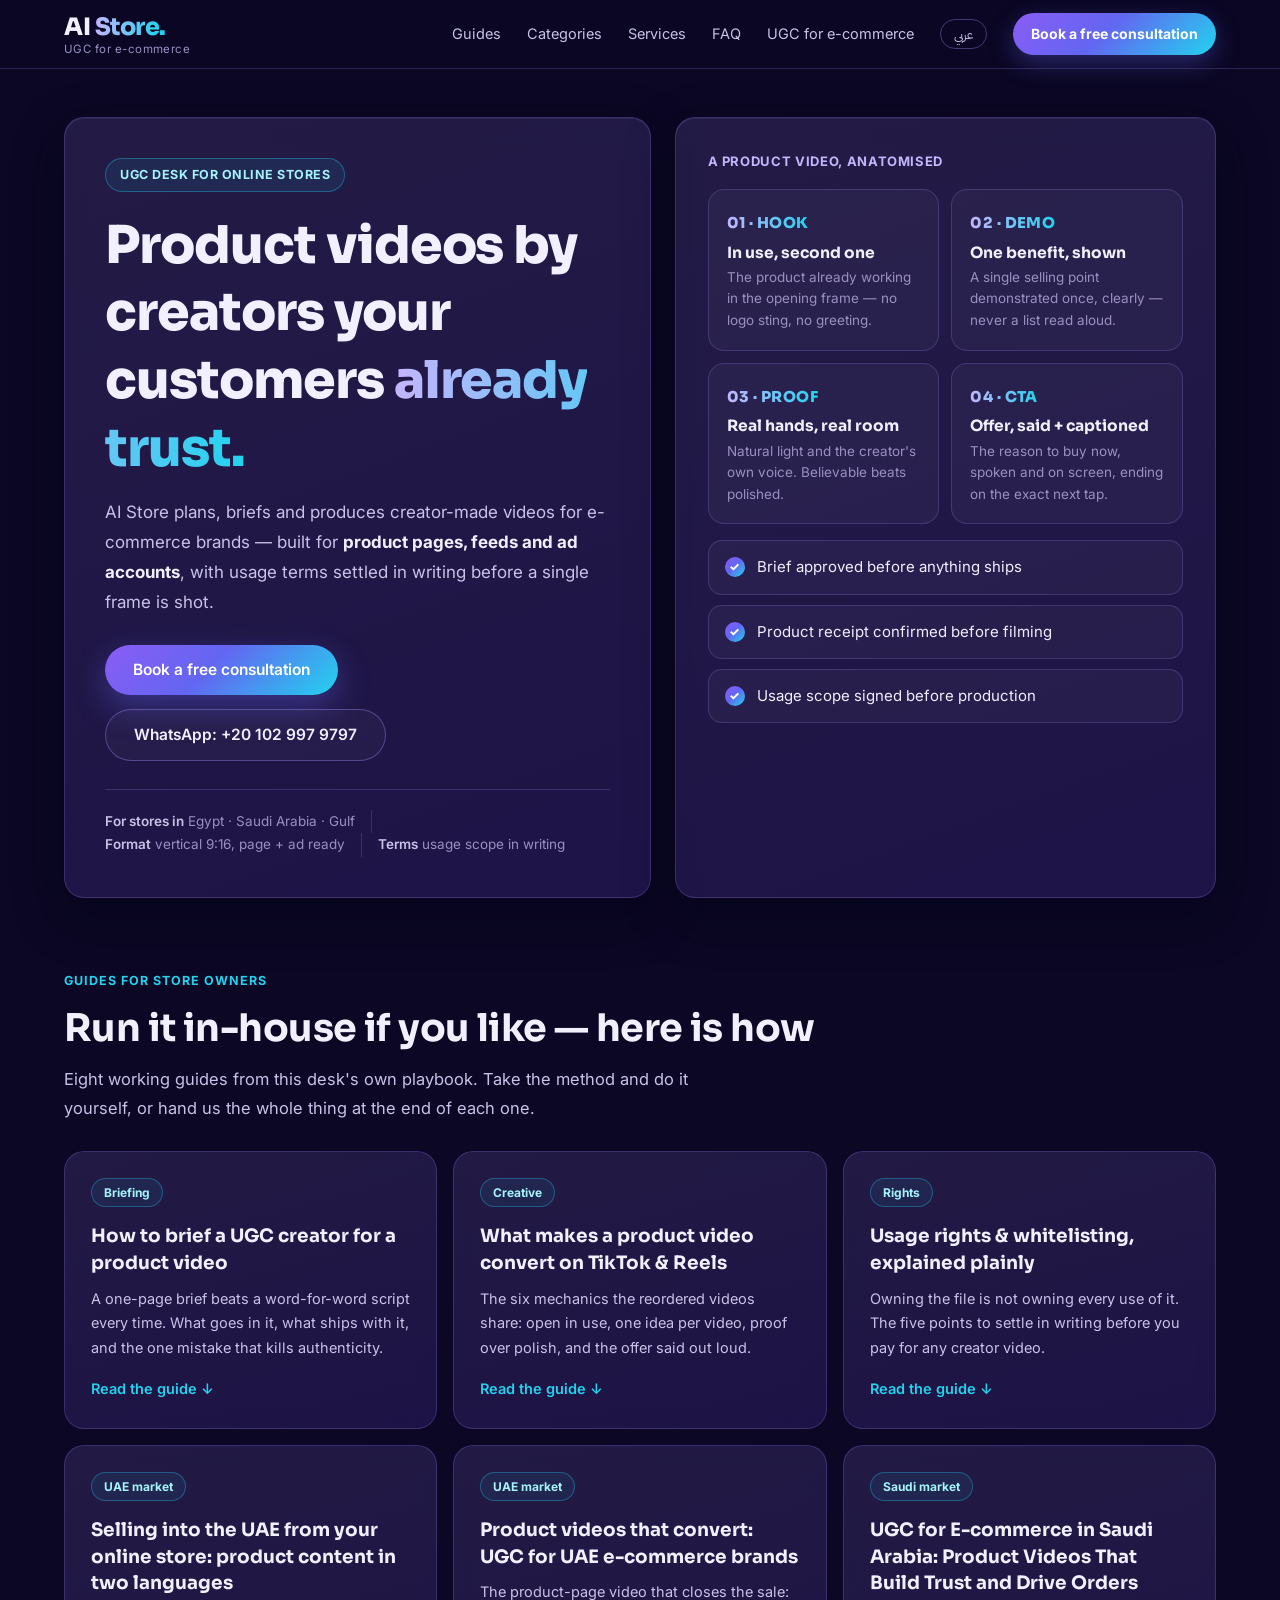
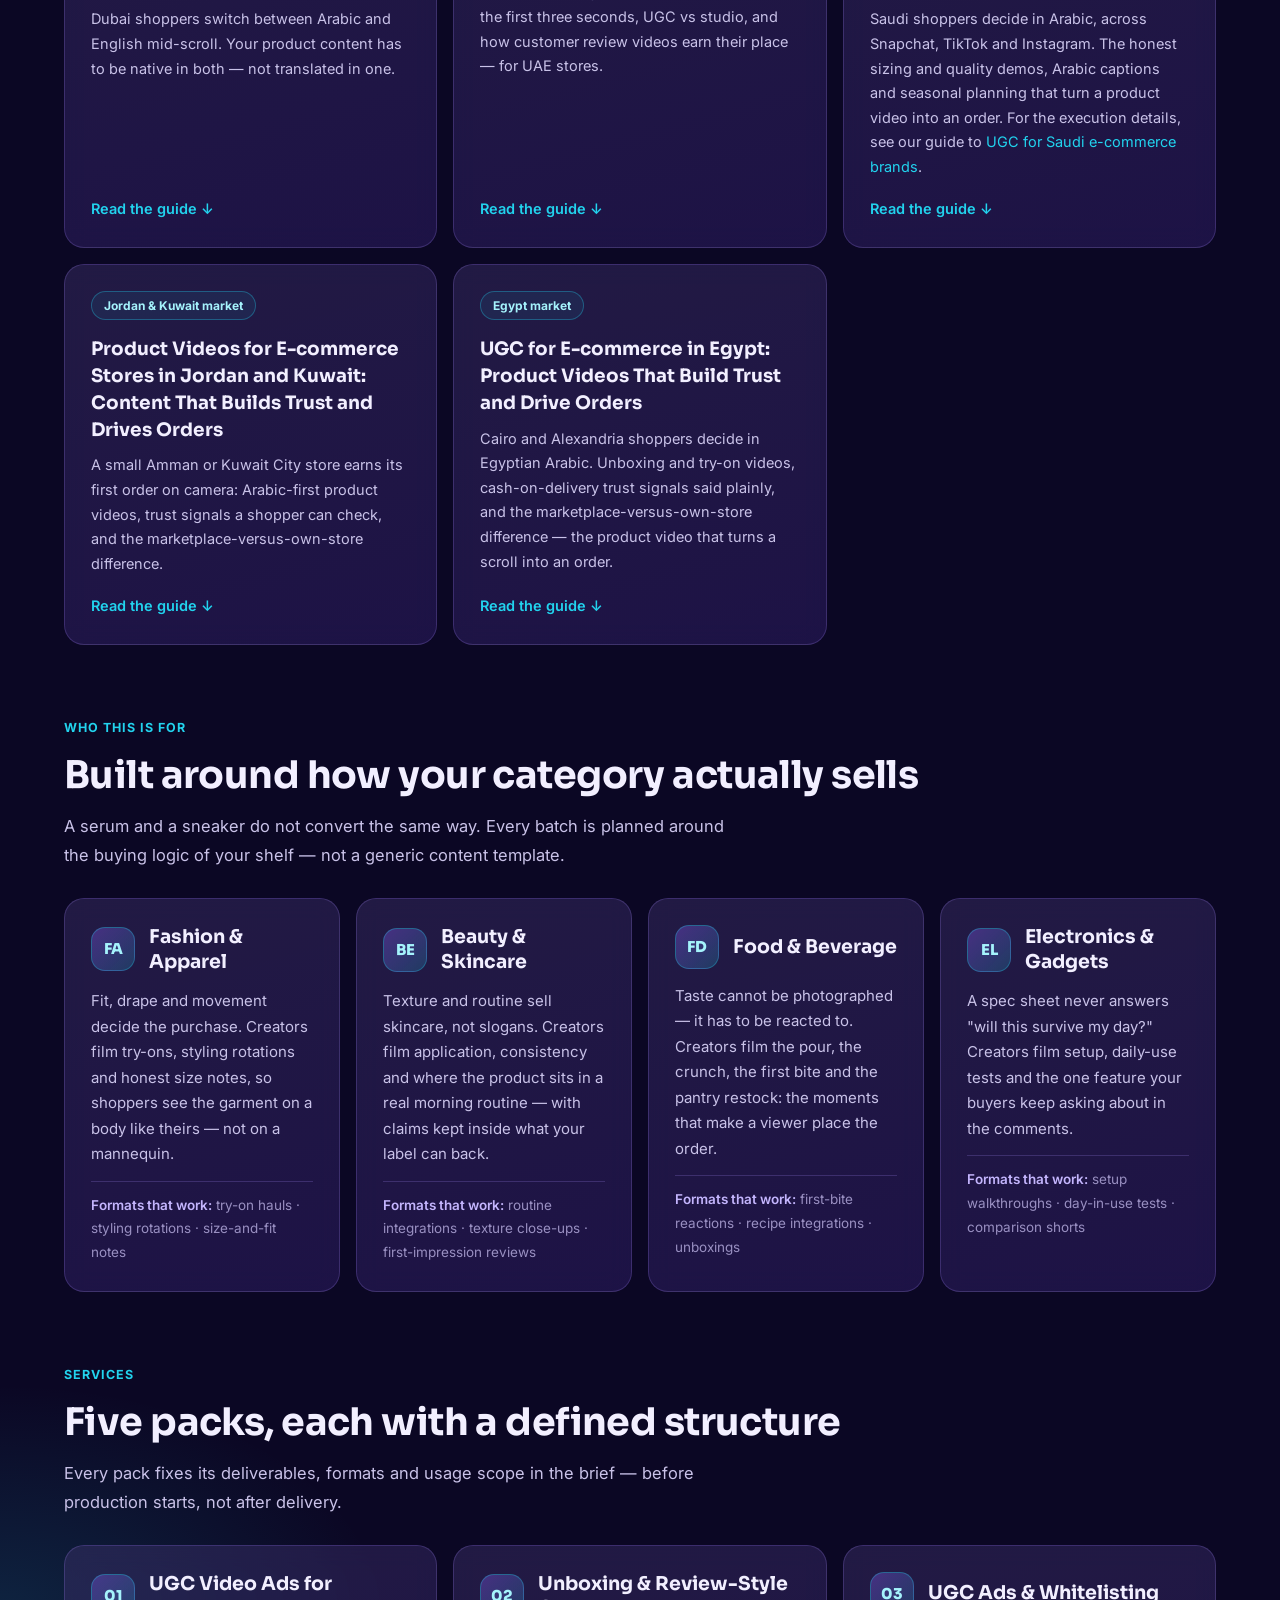
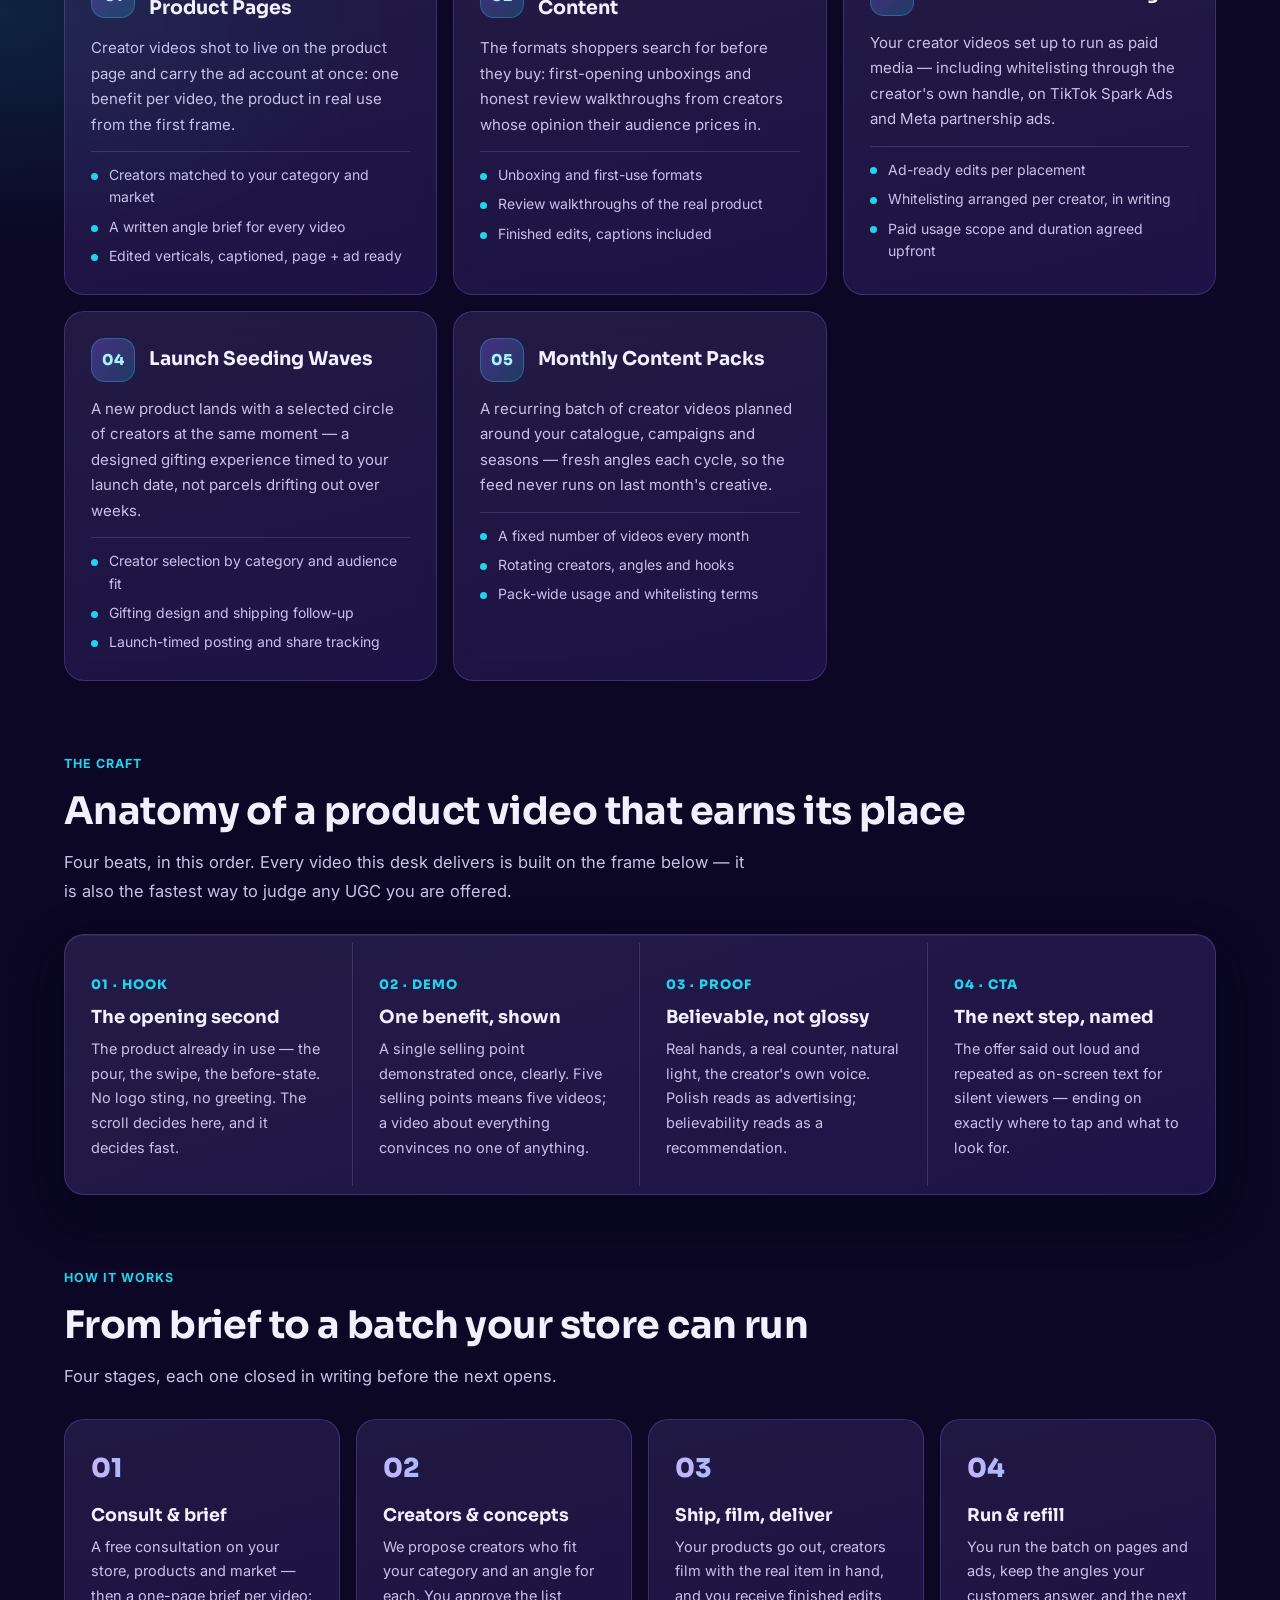
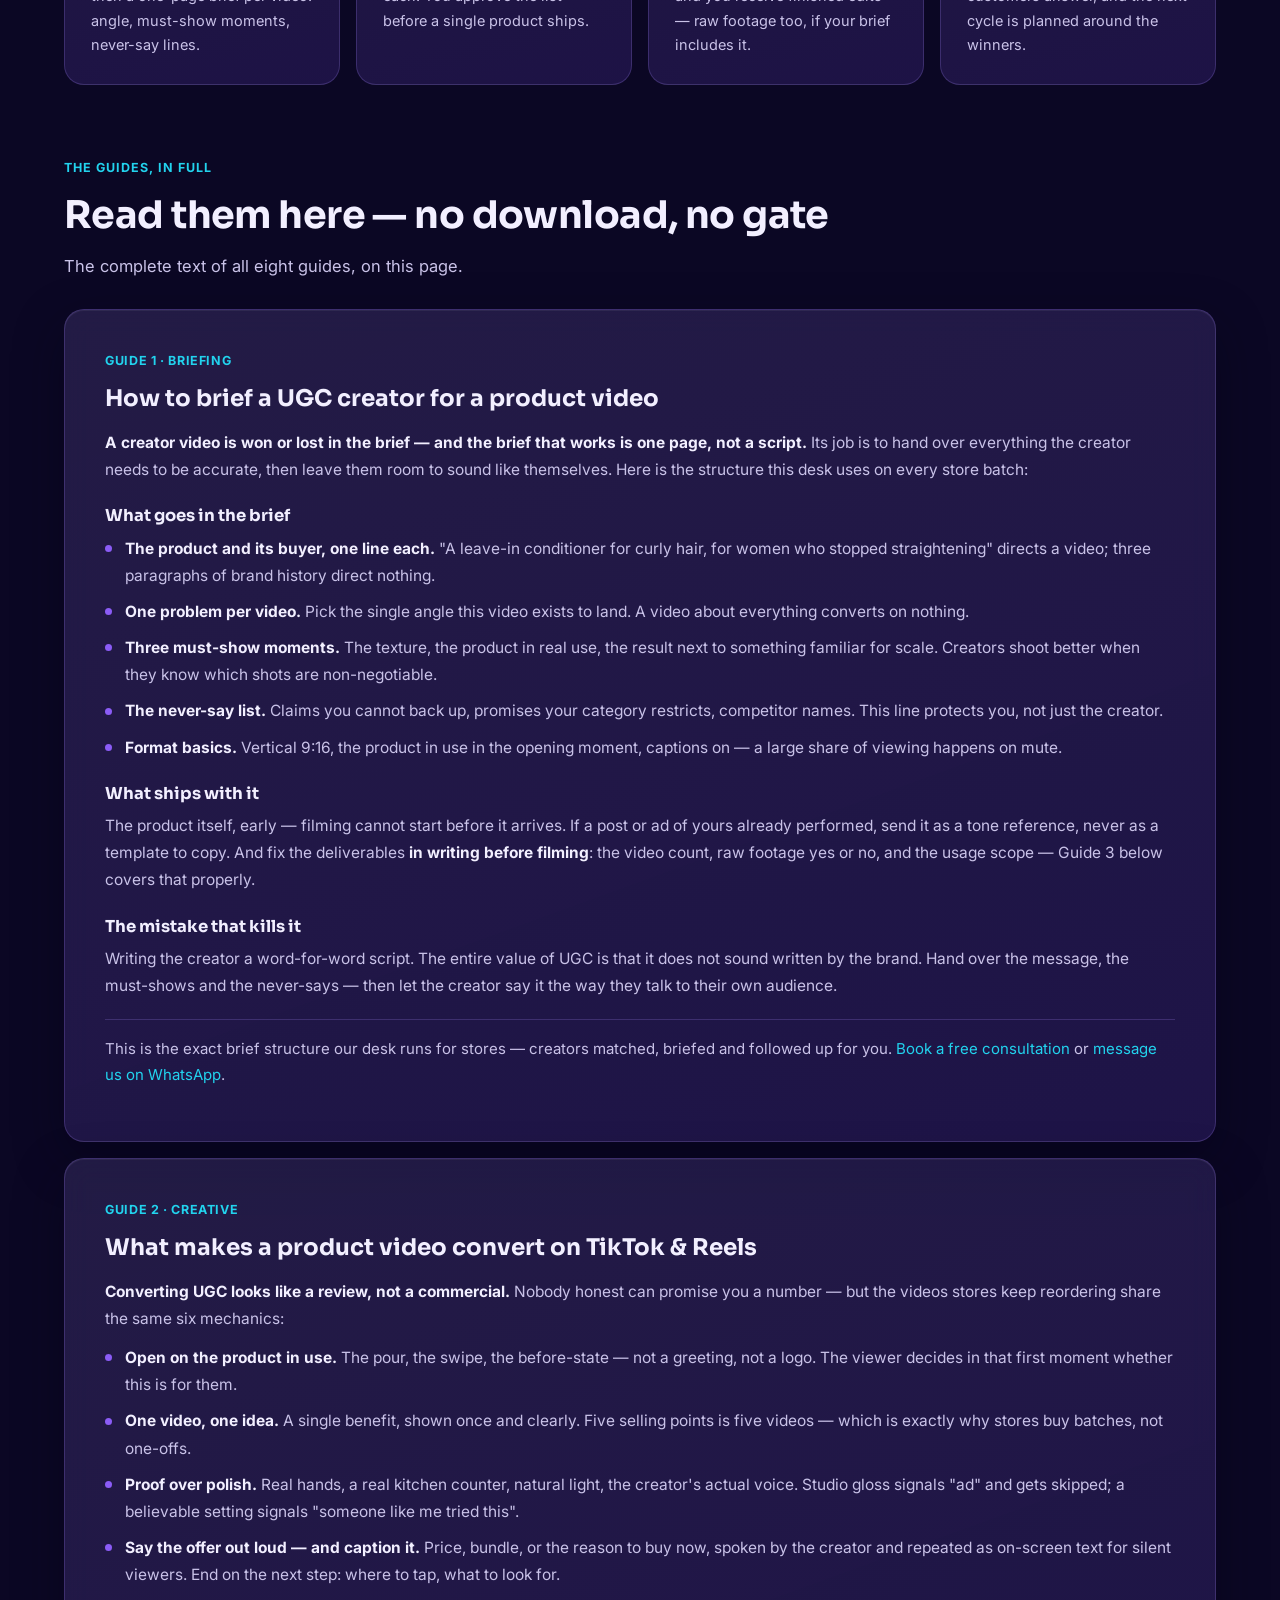
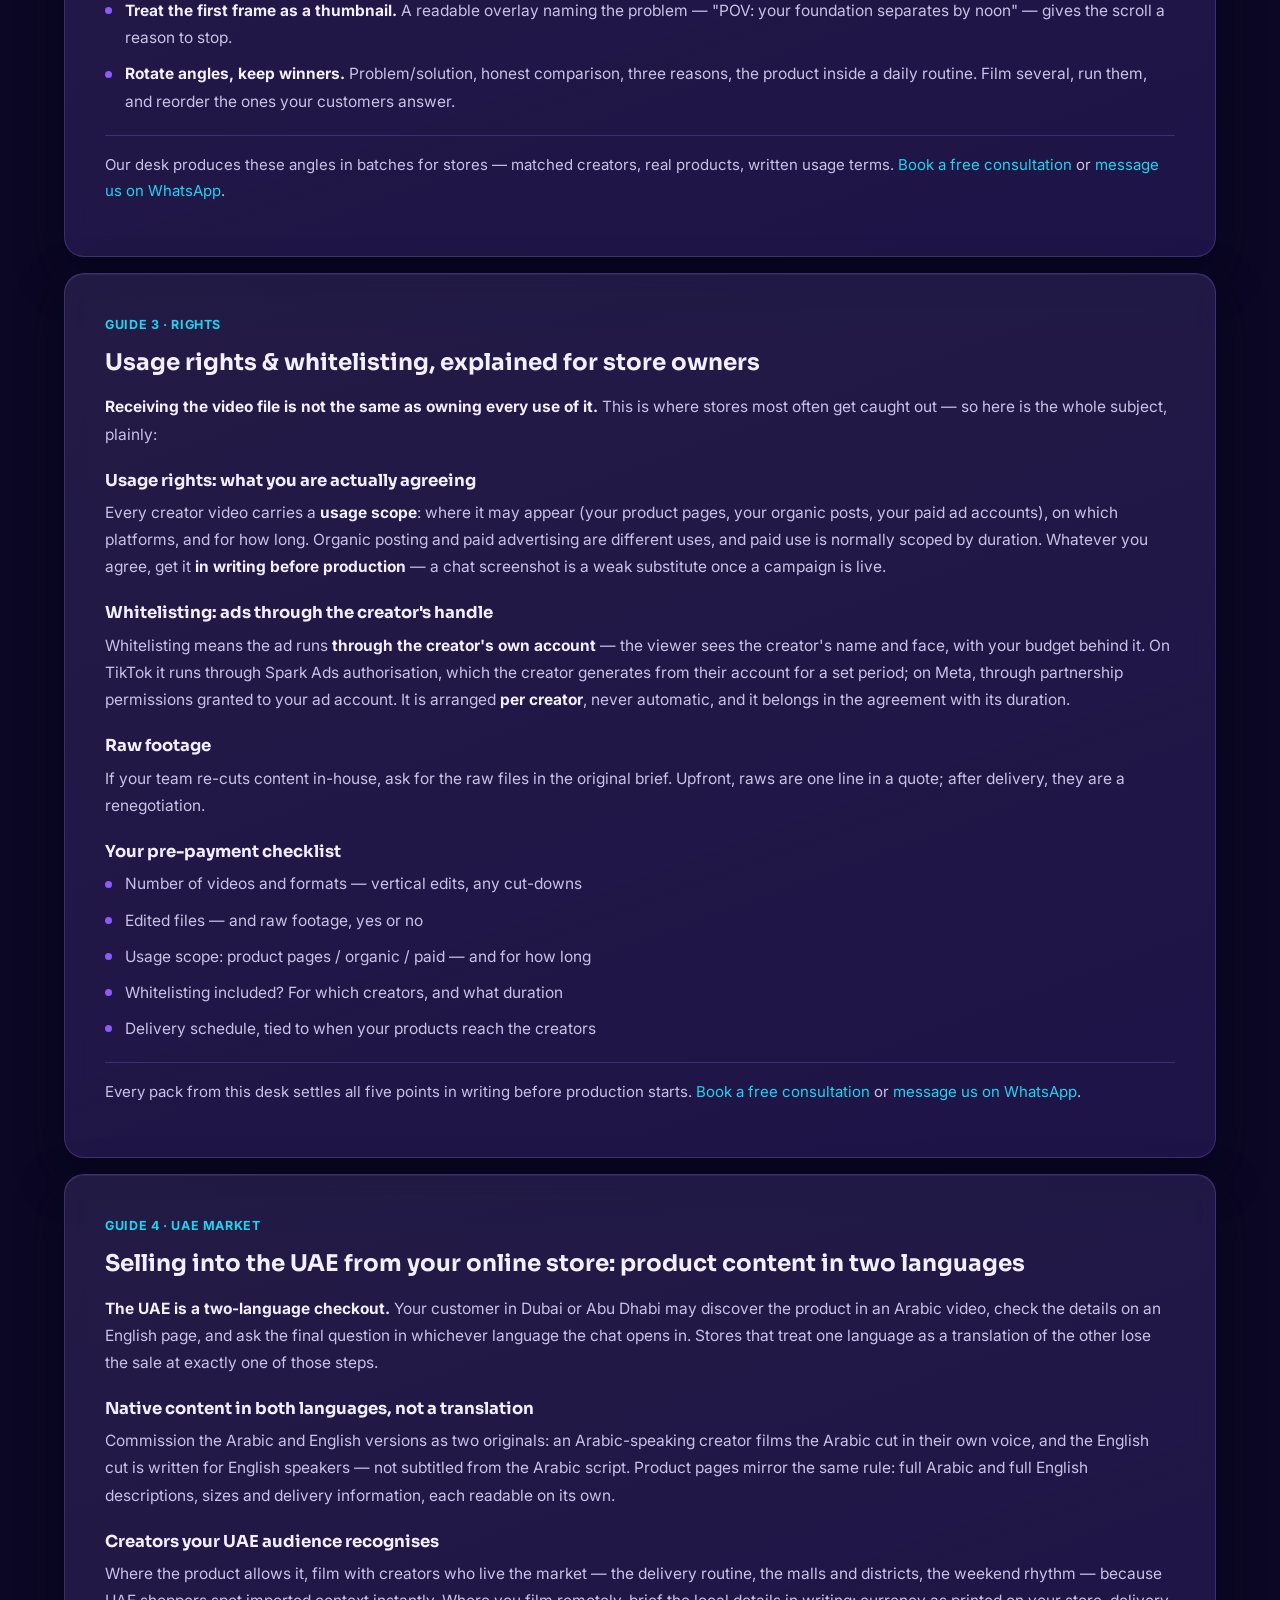
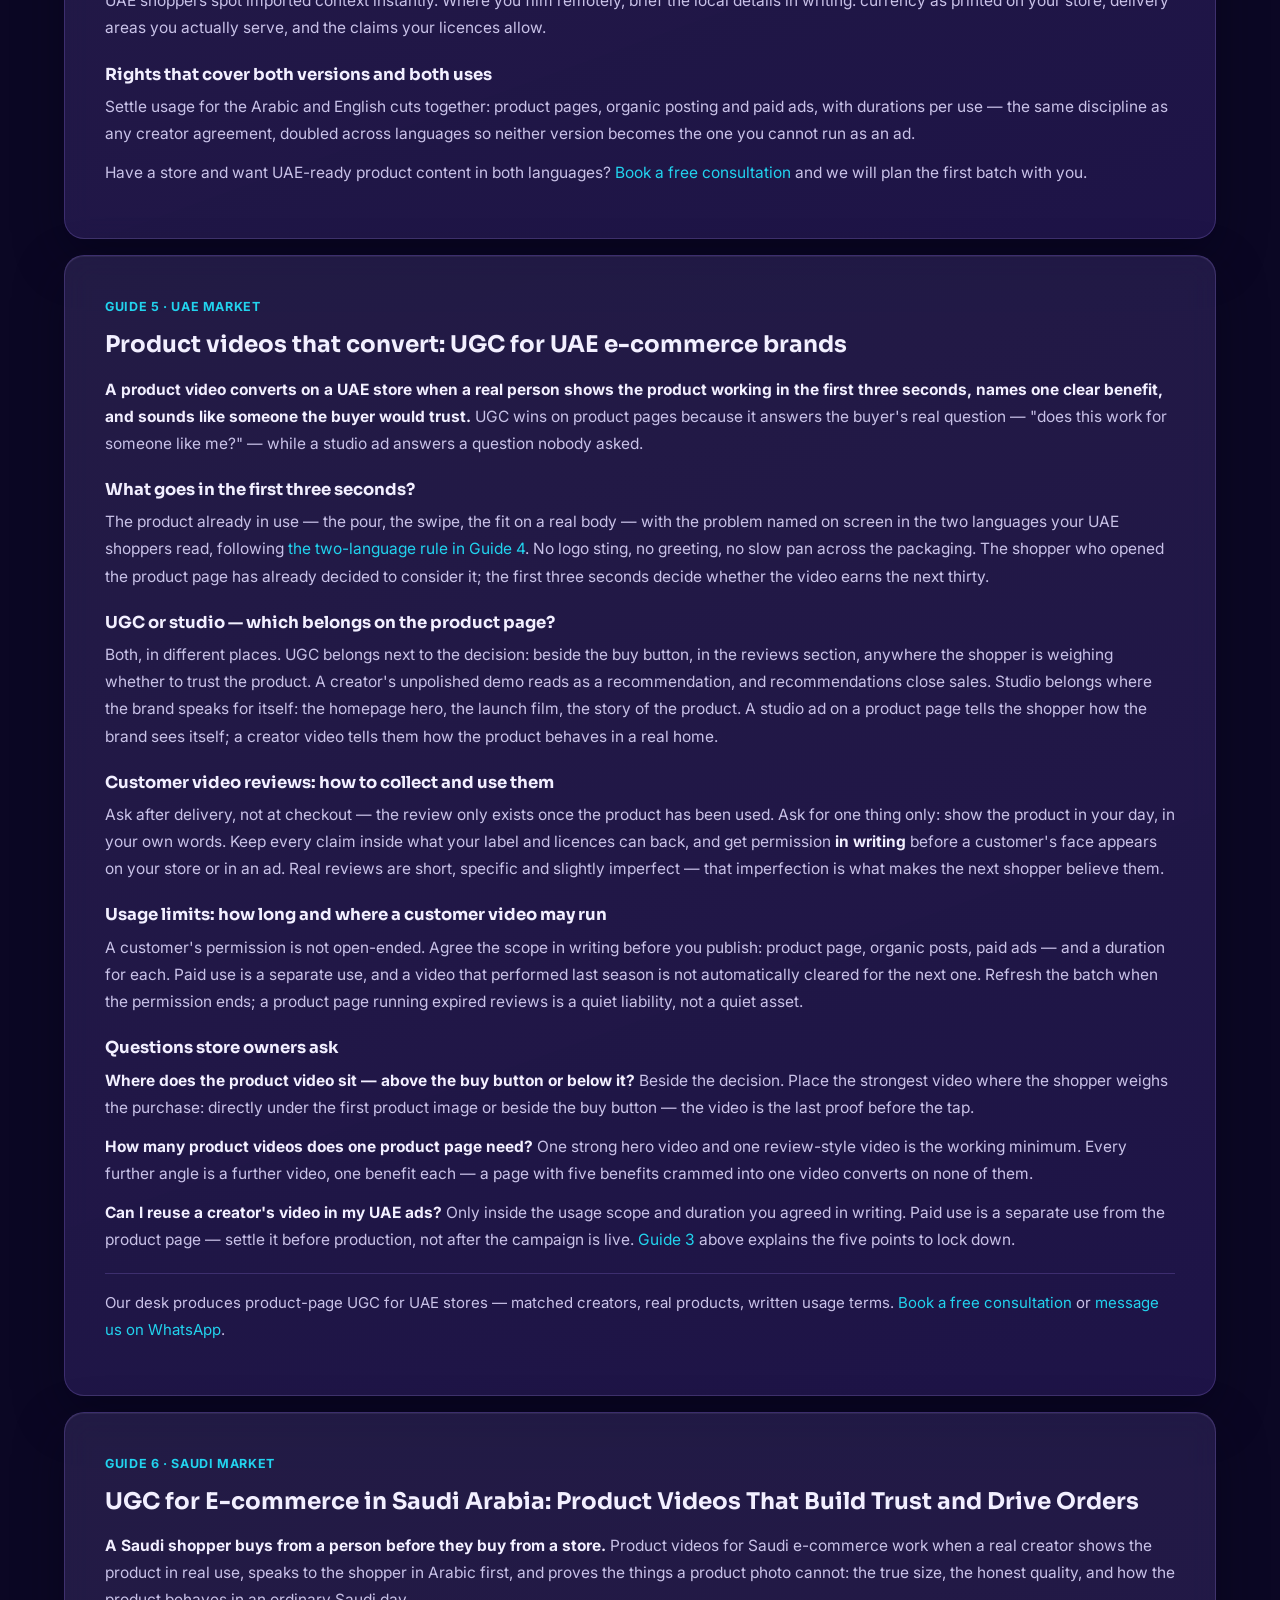
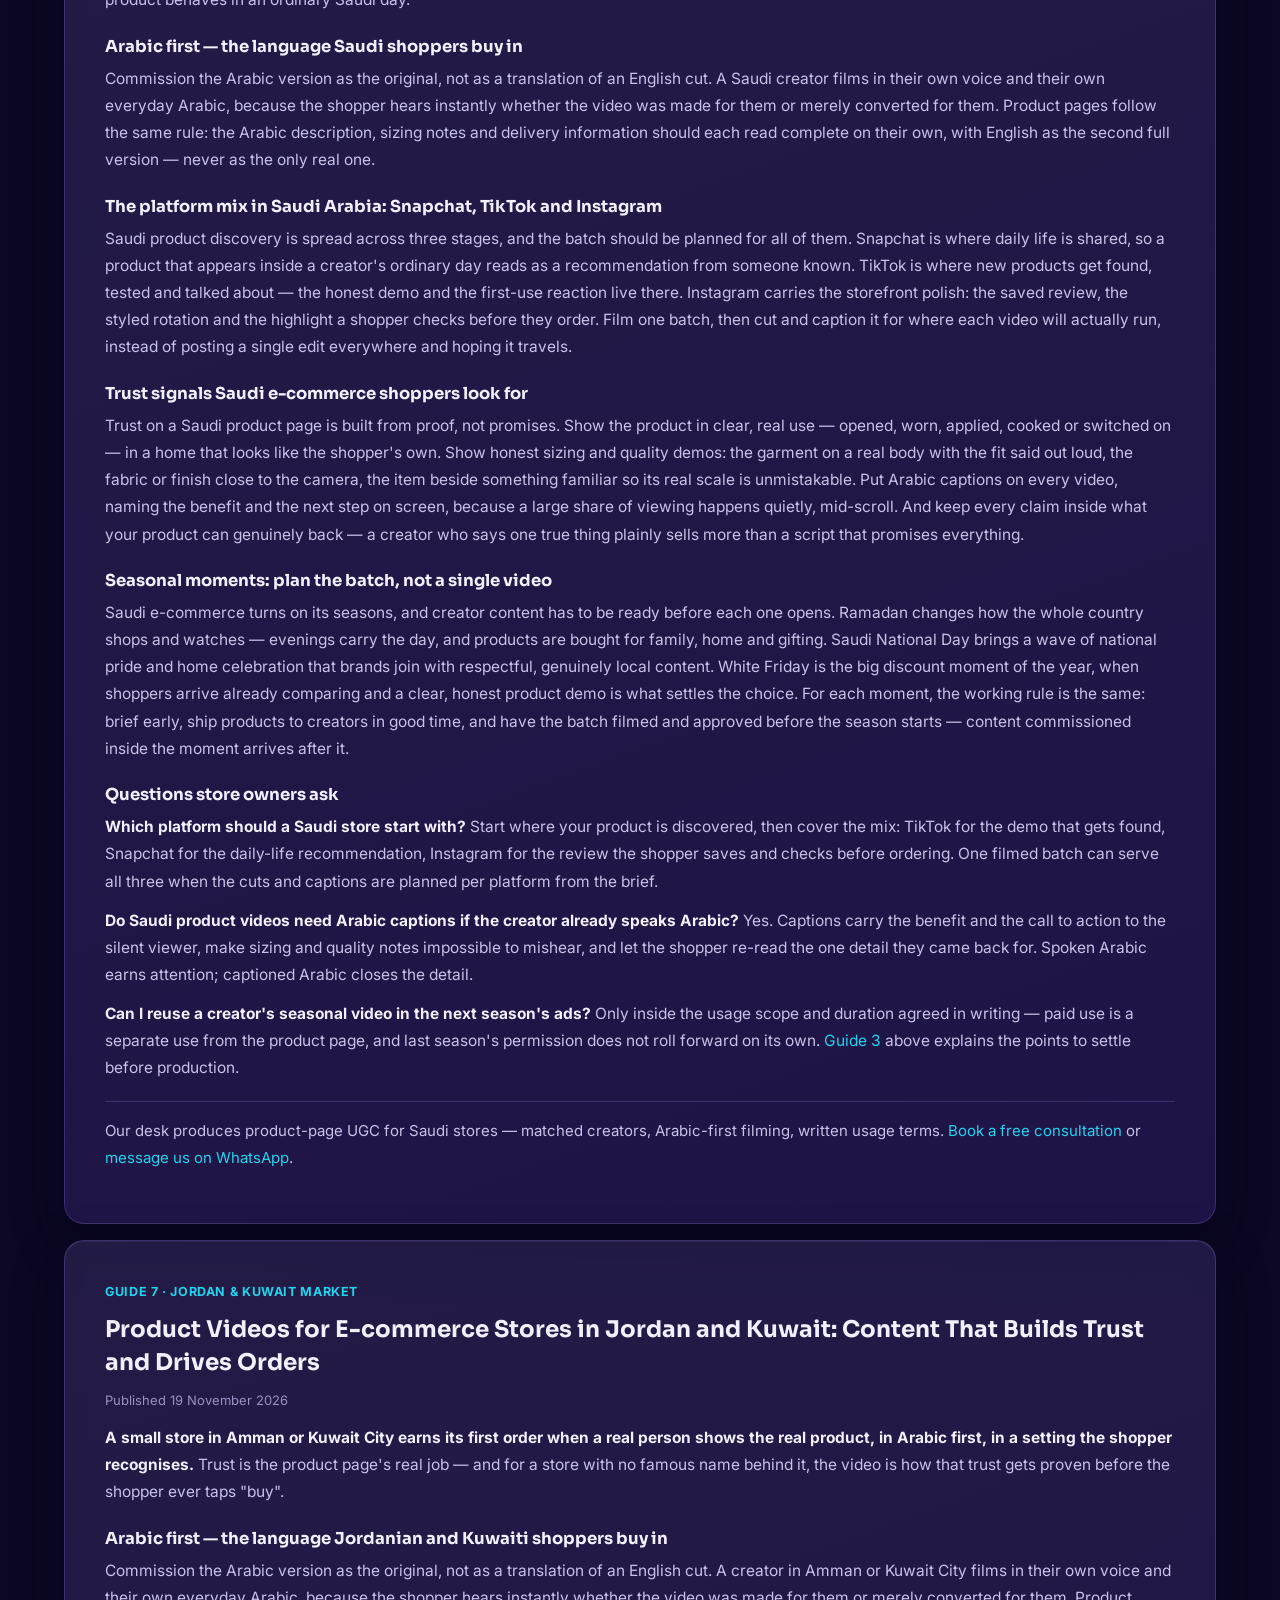
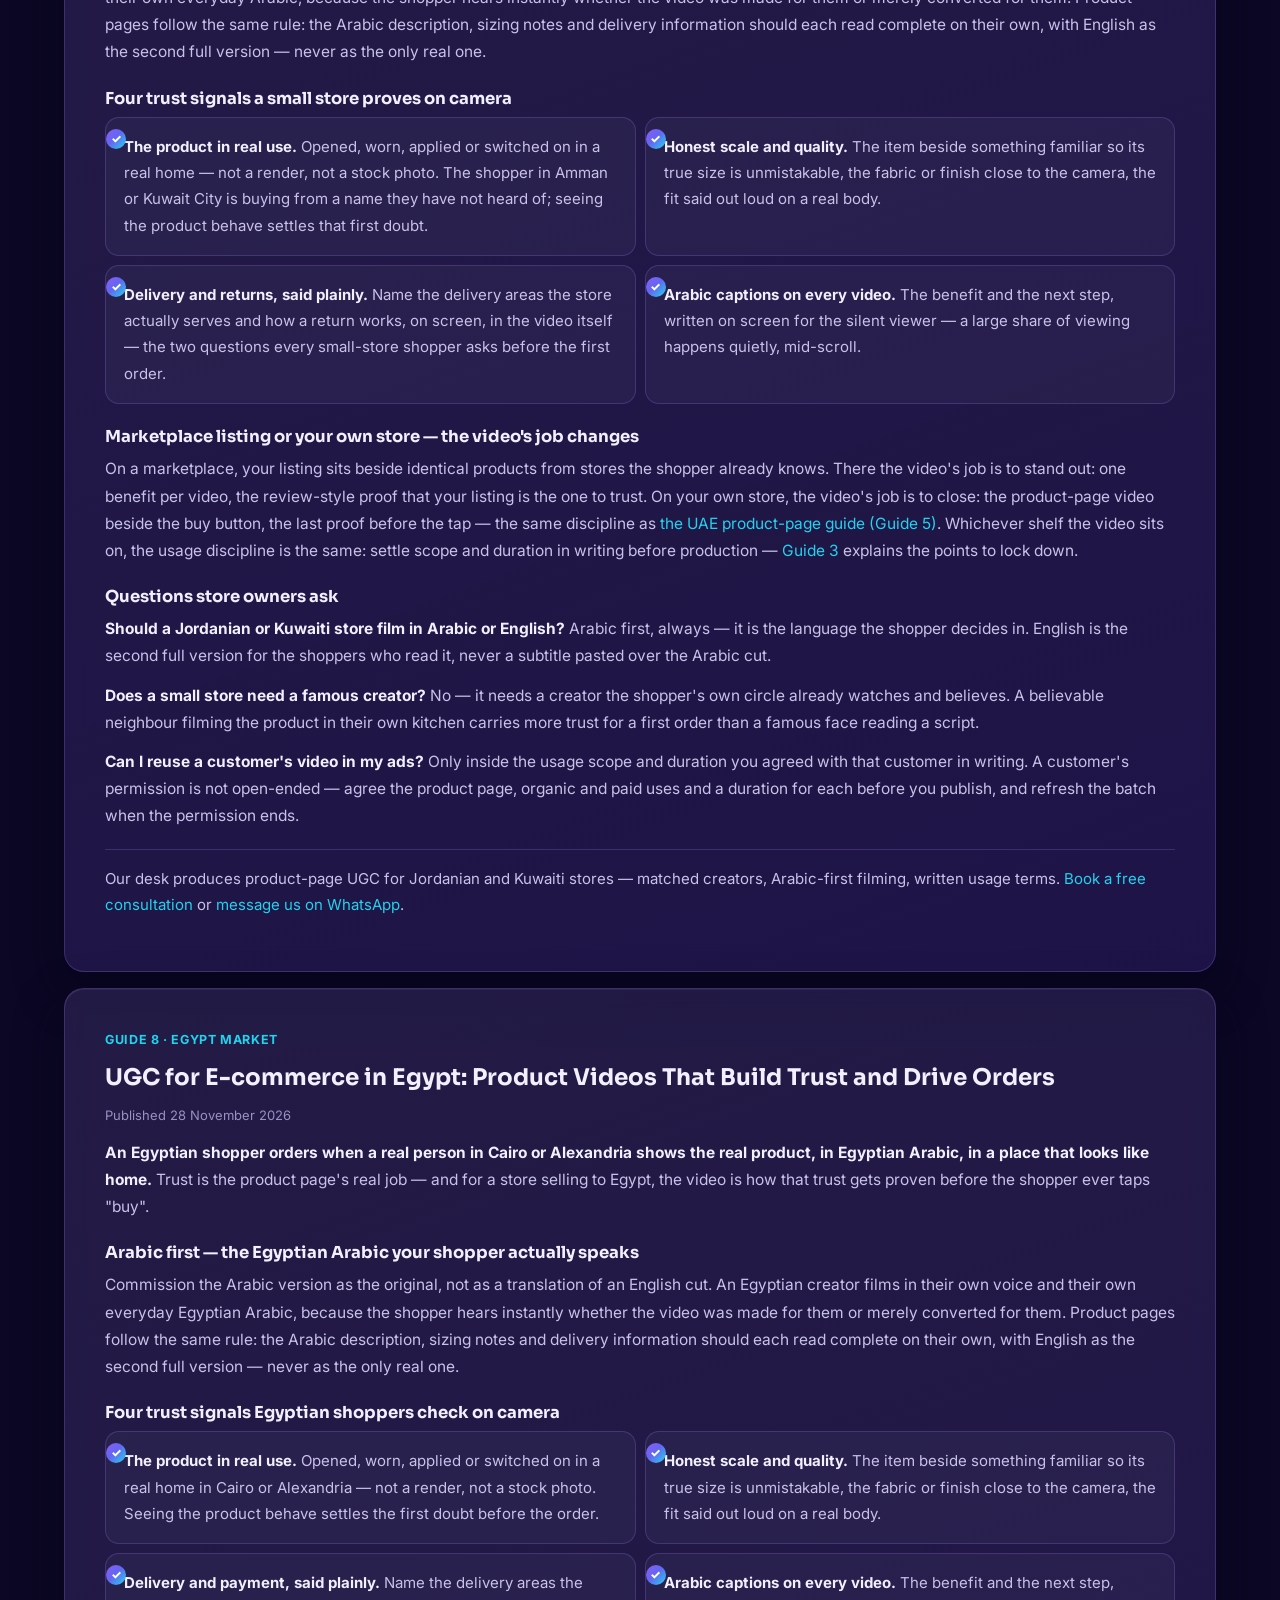
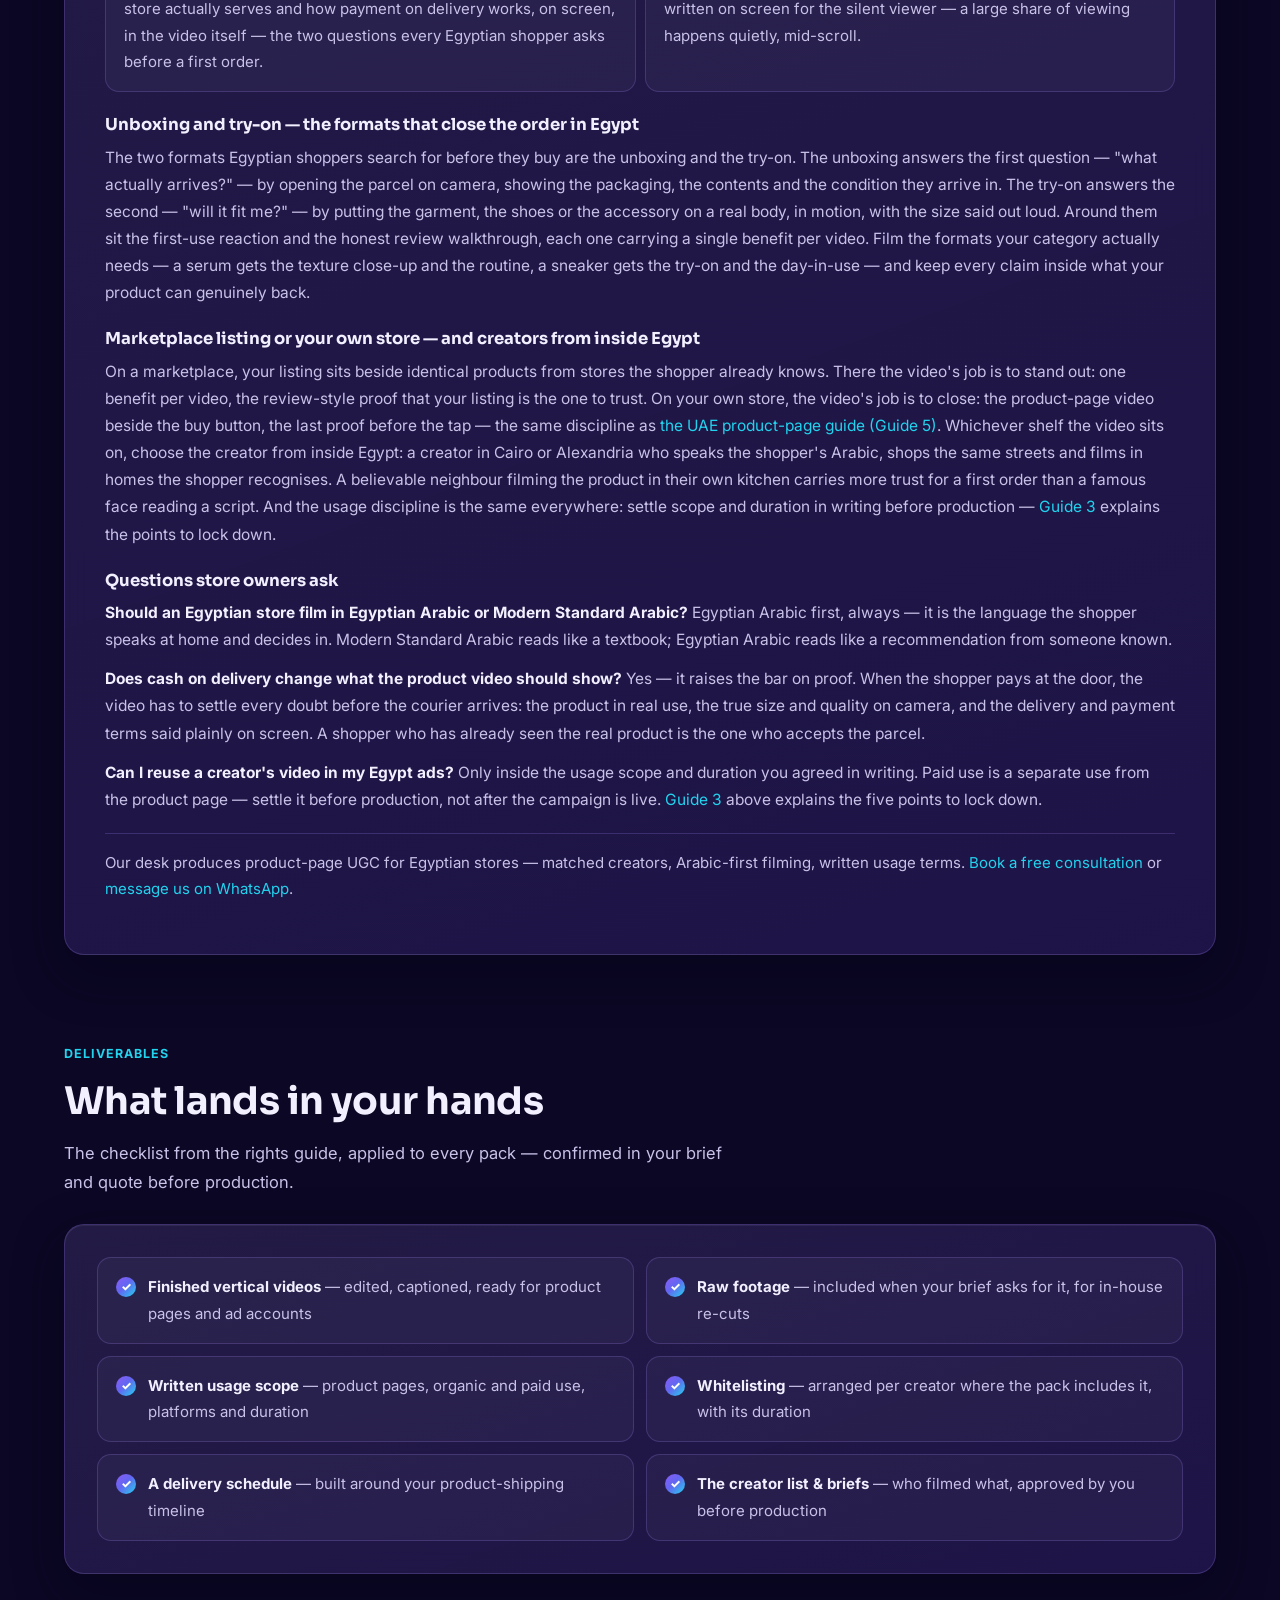
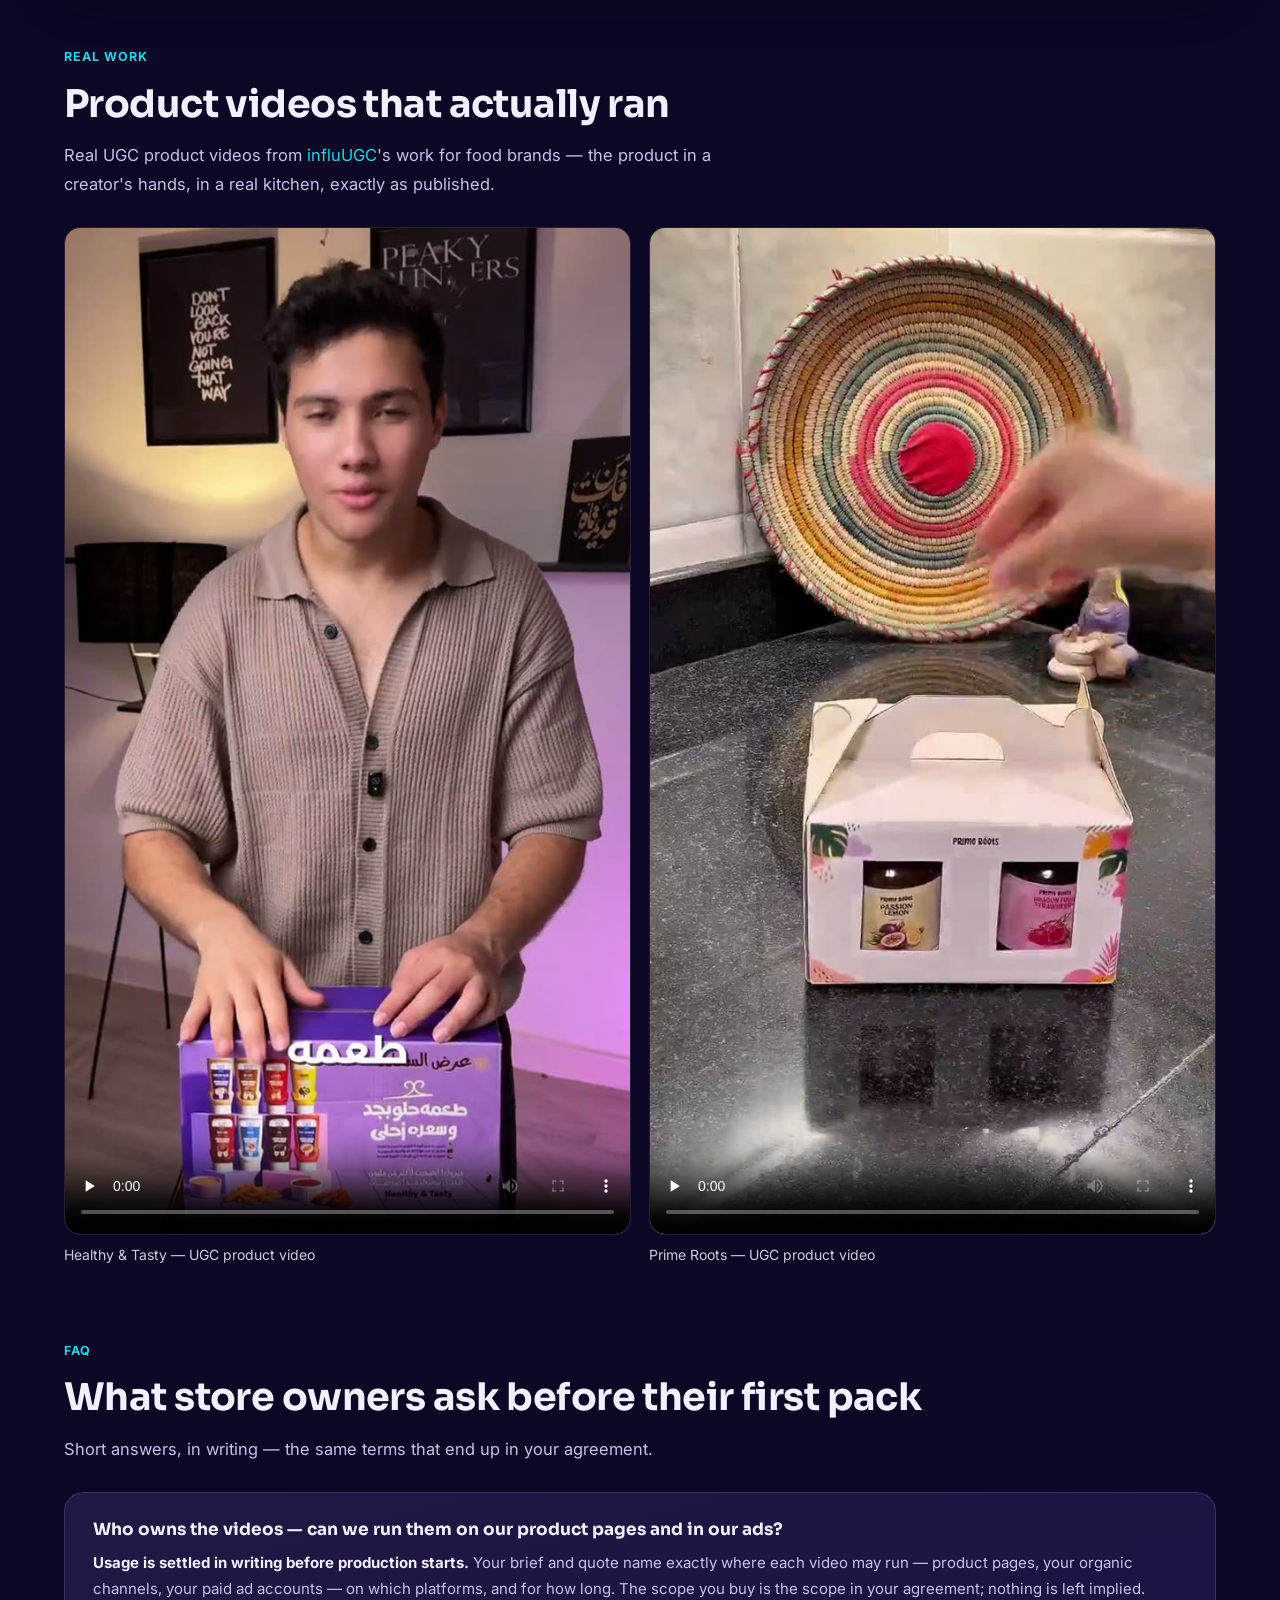
<file: index.html>
<!DOCTYPE html>
<!-- RESTRUCTURE-V2 -->
<!-- identity-v3-aistore-2026-11-07 -->
<html lang="en" dir="ltr">
<head>
<meta charset="UTF-8">
<meta name="viewport" content="width=device-width, initial-scale=1.0">
<title>AI Store — UGC for E-Commerce Stores & Brands</title>
<meta name="description" content="AI Store is the e-commerce UGC desk of influUGC: creator-made product videos for product pages and ads, unboxing and review-style content, whitelisting on Meta and TikTok, launch seeding and monthly content packs for online stores in Egypt, Saudi Arabia and the Gulf.">
<link rel="canonical" href="https://aistore.design/">
<link rel="alternate" hreflang="ar" href="https://aistore.design/ar.html">
<link rel="alternate" hreflang="en" href="https://aistore.design/">
<meta property="og:type" content="website">
<meta property="og:site_name" content="AI Store">
<meta property="og:title" content="AI Store — UGC for E-Commerce Stores & Brands">
<meta property="og:description" content="Creator-made product videos planned around your category: product-page ads, unboxings, reviews, whitelisting and monthly packs — with usage terms in writing before production.">
<meta property="og:url" content="https://aistore.design/">
<meta property="og:image" content="https://aistore.design/media/product-healthy-tasty.jpg">
<meta name="twitter:card" content="summary">
<meta name="twitter:title" content="AI Store — UGC for E-Commerce">
<meta name="twitter:description" content="Product videos by creators your customers already trust — for product pages, feeds and ad accounts.">
<meta name="twitter:image" content="https://aistore.design/media/product-healthy-tasty.jpg">
<link rel="icon" type="image/svg+xml" href="/favicon.svg">
<link rel="preconnect" href="https://fonts.googleapis.com">
<link rel="preconnect" href="https://fonts.gstatic.com" crossorigin>
<link href="https://fonts.googleapis.com/css2?family=IBM+Plex+Sans+Arabic:wght@400;500;600;700&family=Inter:wght@400;500;600;700&family=Sora:wght@600;700;800&display=swap" rel="stylesheet">
<link rel="stylesheet" href="/styles.css">
<script type="application/ld+json">
{
  "@context": "https://schema.org",
  "@type": "Organization",
  "name": "AI Store",
  "url": "https://aistore.design/",
  "logo": "https://aistore.design/favicon.svg",
  "description": "AI Store is the e-commerce UGC desk of influUGC: creator-made product videos for product pages and ads, unboxing and review-style content, UGC ads and whitelisting, launch seeding and monthly content packs for online stores in Egypt, Saudi Arabia and the Gulf.",
  "parentOrganization": {
    "@type": "Organization",
    "name": "influUGC",
    "url": "https://www.influugc.com/"
  },
  "address": {
    "@type": "PostalAddress",
    "streetAddress": "Arab League St, Agouza",
    "addressLocality": "Giza",
    "postalCode": "12651",
    "addressCountry": "EG"
  },
  "areaServed": ["Egypt", "Saudi Arabia", "United Arab Emirates", "Gulf"],
  "sameAs": [
    "https://www.instagram.com/influ__ugc",
    "https://www.facebook.com/61587167460710",
    "https://www.linkedin.com/company/influugc",
    "https://www.tiktok.com/@influ_ugc"
  ]
}
</script>
<script type="application/ld+json">
{
  "@context": "https://schema.org",
  "@type": "WebSite",
  "name": "AI Store",
  "url": "https://aistore.design/"
}
</script>
<script type="application/ld+json">
{
  "@context": "https://schema.org",
  "@type": "FAQPage",
  "mainEntity": [
    {
      "@type": "Question",
      "name": "Who owns the videos — can we run them on our product pages and in our ads?",
      "acceptedAnswer": { "@type": "Answer", "text": "Usage is settled in writing before production starts. Your brief and quote name exactly where each video may run — product pages, your organic channels, your paid ad accounts — on which platforms, and for how long. The scope you buy is the scope in your agreement; nothing is left implied." }
    },
    {
      "@type": "Question",
      "name": "What is whitelisting — can ads run through the creator's own account?",
      "acceptedAnswer": { "@type": "Answer", "text": "Yes — whitelisting runs the ad through the creator's handle instead of your brand page. On TikTok it works through Spark Ads authorisation; on Meta, through partnership permissions the creator grants your ad account. It is arranged per creator, for an agreed period, and written into the agreement when your pack includes it." }
    },
    {
      "@type": "Question",
      "name": "How long does a UGC batch take?",
      "acceptedAnswer": { "@type": "Answer", "text": "The exact schedule is confirmed in a written plan before production starts. Timing depends on the number of videos and creators, creator availability, and how quickly your products reach the creators — so the plan is built around your shipping timeline rather than a generic promise." }
    },
    {
      "@type": "Question",
      "name": "Do we ship our products to the creators? Who manages it?",
      "acceptedAnswer": { "@type": "Answer", "text": "Yes — creators film with the real product in hand, so your store ships it. We coordinate the creator list, delivery details and follow-up, and confirm receipt before filming starts, so a batch never stalls on a missing parcel." }
    },
    {
      "@type": "Question",
      "name": "What do we receive at delivery — edited videos only, or raw footage too?",
      "acceptedAnswer": { "@type": "Answer", "text": "You receive finished, edited vertical videos, ready for product pages and ad accounts. Raw footage is included when your brief asks for it — say so upfront if your team re-cuts in-house, because adding raws to the original agreement is a line in a quote; asking after delivery is a renegotiation." }
    },
    {
      "@type": "Question",
      "name": "Are prices published?",
      "acceptedAnswer": { "@type": "Answer", "text": "No — no prices are published. Packs are structured (a defined number of videos, formats and usage scope) and priced in a written quote after a free consultation, based on the creators, videos and usage your store actually needs." }
    }
  ]
}
</script>
</head>
<body>
<header class="site-header">
  <div class="header-in">
    <a class="brand" href="/index.html" aria-label="AI Store — home">
      <span class="wordmark">AI <b>Store</b><i>.</i></span>
      <small>UGC for e-commerce</small>
    </a>
    <nav class="site-nav">
      <a href="#guides">Guides</a>
      <a href="#categories">Categories</a>
      <a href="#services">Services</a>
      <a href="#faq">FAQ</a>
      <a href="https://www.influugc.com/en/blog/ugc-for-ecommerce-stores">UGC for e-commerce</a>
      <a class="lang-switch" href="/ar.html" hreflang="ar">عربي</a>
      <a class="nav-cta" href="https://www.influugc.com/book?utm_source=aistore&amp;utm_medium=satellite&amp;utm_campaign=network">Book a free consultation</a>
    </nav>
  </div>
</header>
<main>

<section class="hero">
  <div class="wrap">
    <div class="hero-grid">
      <div class="frame frame-lg">
        <span class="chip">UGC desk for online stores</span>
        <h1>Product videos by creators your customers <em>already trust.</em></h1>
        <p class="hero-lead">AI Store plans, briefs and produces creator-made videos for e-commerce brands — built for <b>product pages, feeds and ad accounts</b>, with usage terms settled in writing before a single frame is shot.</p>
        <div class="cta-actions">
          <a class="btn btn-primary" href="https://www.influugc.com/book?utm_source=aistore&amp;utm_medium=satellite&amp;utm_campaign=network">Book a free consultation</a>
          <a class="btn btn-ghost" href="https://wa.me/201029979797?utm_source=aistore&utm_medium=satellite&utm_campaign=network">WhatsApp: +20 102 997 9797</a>
        </div>
        <div class="hero-meta">
          <span><b>For stores in</b> Egypt · Saudi Arabia · Gulf</span>
          <span><b>Format</b> vertical 9:16, page + ad ready</span>
          <span><b>Terms</b> usage scope in writing</span>
        </div>
      </div>
      <div class="frame visual">
        <p class="visual-title">A product video, anatomised</p>
        <div class="stat-grid">
          <div class="stat"><span class="n">01 · HOOK</span><h4>In use, second one</h4><p>The product already working in the opening frame — no logo sting, no greeting.</p></div>
          <div class="stat"><span class="n">02 · DEMO</span><h4>One benefit, shown</h4><p>A single selling point demonstrated once, clearly — never a list read aloud.</p></div>
          <div class="stat"><span class="n">03 · PROOF</span><h4>Real hands, real room</h4><p>Natural light and the creator's own voice. Believable beats polished.</p></div>
          <div class="stat"><span class="n">04 · CTA</span><h4>Offer, said + captioned</h4><p>The reason to buy now, spoken and on screen, ending on the exact next tap.</p></div>
        </div>
        <ul class="check-list">
          <li>Brief approved before anything ships</li>
          <li>Product receipt confirmed before filming</li>
          <li>Usage scope signed before production</li>
        </ul>
      </div>
    </div>
  </div>
</section>

<section class="section" id="guides">
  <div class="wrap">
    <div class="sec-head">
      <p class="eyebrow">Guides for store owners</p>
      <h2>Run it in-house if you like — here is how</h2>
      <p class="lead">Eight working guides from this desk's own playbook. Take the method and do it yourself, or hand us the whole thing at the end of each one.</p>
    </div>
    <div class="grid-3">
      <article class="card gcard">
        <span class="cat">Briefing</span>
        <h3>How to brief a UGC creator for a product video</h3>
        <p>A one-page brief beats a word-for-word script every time. What goes in it, what ships with it, and the one mistake that kills authenticity.</p>
        <a class="read" href="#guide-brief">Read the guide ↓</a>
      </article>
      <article class="card gcard">
        <span class="cat">Creative</span>
        <h3>What makes a product video convert on TikTok &amp; Reels</h3>
        <p>The six mechanics the reordered videos share: open in use, one idea per video, proof over polish, and the offer said out loud.</p>
        <a class="read" href="#guide-convert">Read the guide ↓</a>
      </article>
      <article class="card gcard">
        <span class="cat">Rights</span>
        <h3>Usage rights &amp; whitelisting, explained plainly</h3>
        <p>Owning the file is not owning every use of it. The five points to settle in writing before you pay for any creator video.</p>
        <a class="read" href="#guide-rights">Read the guide ↓</a>
      </article>
      <article class="card gcard">
        <span class="cat">UAE market</span>
        <h3>Selling into the UAE from your online store: product content in two languages</h3>
        <p>Dubai shoppers switch between Arabic and English mid-scroll. Your product content has to be native in both — not translated in one.</p>
        <a class="read" href="#guide-uae">Read the guide ↓</a>
      </article>
      <article class="card gcard">
        <span class="cat">UAE market</span>
        <h3>Product videos that convert: UGC for UAE e-commerce brands</h3>
        <p>The product-page video that closes the sale: the first three seconds, UGC vs studio, and how customer review videos earn their place — for UAE stores.</p>
        <a class="read" href="#guide-uae-ecommerce">Read the guide ↓</a>
      </article>
      <article class="card gcard">
        <span class="cat">Saudi market</span>
        <h3>UGC for E-commerce in Saudi Arabia: Product Videos That Build Trust and Drive Orders</h3>
        <p>Saudi shoppers decide in Arabic, across Snapchat, TikTok and Instagram. The honest sizing and quality demos, Arabic captions and seasonal planning that turn a product video into an order. For the execution details, see our guide to <a href="https://www.influugc.com/en/blog/ugc-for-saudi-ecommerce-brands">UGC for Saudi e-commerce brands</a>.</p>
        <a class="read" href="#guide-saudi-ecommerce">Read the guide ↓</a>
      </article>
      <article class="card gcard">
        <span class="cat">Jordan &amp; Kuwait market</span>
        <h3>Product Videos for E-commerce Stores in Jordan and Kuwait: Content That Builds Trust and Drives Orders</h3>
        <p>A small Amman or Kuwait City store earns its first order on camera: Arabic-first product videos, trust signals a shopper can check, and the marketplace-versus-own-store difference.</p>
        <a class="read" href="#guide-jordan-kuwait-ecommerce">Read the guide ↓</a>
      </article>
      <article class="card gcard">
        <span class="cat">Egypt market</span>
        <h3>UGC for E-commerce in Egypt: Product Videos That Build Trust and Drive Orders</h3>
        <p>Cairo and Alexandria shoppers decide in Egyptian Arabic. Unboxing and try-on videos, cash-on-delivery trust signals said plainly, and the marketplace-versus-own-store difference — the product video that turns a scroll into an order.</p>
        <a class="read" href="#guide-egypt-ecommerce">Read the guide ↓</a>
      </article>
    </div>
  </div>
</section>

<section class="section" id="categories">
  <div class="wrap">
    <div class="sec-head">
      <p class="eyebrow">Who this is for</p>
      <h2>Built around how your category actually sells</h2>
      <p class="lead">A serum and a sneaker do not convert the same way. Every batch is planned around the buying logic of your shelf — not a generic content template.</p>
    </div>
    <div class="grid-4">
      <article class="card">
        <div class="card-top"><span class="glyph">FA</span><h3>Fashion &amp; Apparel</h3></div>
        <p class="desc">Fit, drape and movement decide the purchase. Creators film try-ons, styling rotations and honest size notes, so shoppers see the garment on a body like theirs — not on a mannequin.</p>
        <p class="tag-line"><b>Formats that work:</b> try-on hauls · styling rotations · size-and-fit notes</p>
      </article>
      <article class="card">
        <div class="card-top"><span class="glyph">BE</span><h3>Beauty &amp; Skincare</h3></div>
        <p class="desc">Texture and routine sell skincare, not slogans. Creators film application, consistency and where the product sits in a real morning routine — with claims kept inside what your label can back.</p>
        <p class="tag-line"><b>Formats that work:</b> routine integrations · texture close-ups · first-impression reviews</p>
      </article>
      <article class="card">
        <div class="card-top"><span class="glyph">FD</span><h3>Food &amp; Beverage</h3></div>
        <p class="desc">Taste cannot be photographed — it has to be reacted to. Creators film the pour, the crunch, the first bite and the pantry restock: the moments that make a viewer place the order.</p>
        <p class="tag-line"><b>Formats that work:</b> first-bite reactions · recipe integrations · unboxings</p>
      </article>
      <article class="card">
        <div class="card-top"><span class="glyph">EL</span><h3>Electronics &amp; Gadgets</h3></div>
        <p class="desc">A spec sheet never answers "will this survive my day?" Creators film setup, daily-use tests and the one feature your buyers keep asking about in the comments.</p>
        <p class="tag-line"><b>Formats that work:</b> setup walkthroughs · day-in-use tests · comparison shorts</p>
      </article>
    </div>
  </div>
</section>

<section class="section" id="services">
  <div class="wrap">
    <div class="sec-head">
      <p class="eyebrow">Services</p>
      <h2>Five packs, each with a defined structure</h2>
      <p class="lead">Every pack fixes its deliverables, formats and usage scope in the brief — before production starts, not after delivery.</p>
    </div>
    <div class="grid-3">
      <article class="card">
        <div class="card-top"><span class="glyph">01</span><h3>UGC Video Ads for Product Pages</h3></div>
        <p class="desc">Creator videos shot to live on the product page and carry the ad account at once: one benefit per video, the product in real use from the first frame.</p>
        <ul class="deliv">
          <li>Creators matched to your category and market</li>
          <li>A written angle brief for every video</li>
          <li>Edited verticals, captioned, page + ad ready</li>
        </ul>
      </article>
      <article class="card">
        <div class="card-top"><span class="glyph">02</span><h3>Unboxing &amp; Review-Style Content</h3></div>
        <p class="desc">The formats shoppers search for before they buy: first-opening unboxings and honest review walkthroughs from creators whose opinion their audience prices in.</p>
        <ul class="deliv">
          <li>Unboxing and first-use formats</li>
          <li>Review walkthroughs of the real product</li>
          <li>Finished edits, captions included</li>
        </ul>
      </article>
      <article class="card">
        <div class="card-top"><span class="glyph">03</span><h3>UGC Ads &amp; Whitelisting</h3></div>
        <p class="desc">Your creator videos set up to run as paid media — including whitelisting through the creator's own handle, on TikTok Spark Ads and Meta partnership ads.</p>
        <ul class="deliv">
          <li>Ad-ready edits per placement</li>
          <li>Whitelisting arranged per creator, in writing</li>
          <li>Paid usage scope and duration agreed upfront</li>
        </ul>
      </article>
      <article class="card">
        <div class="card-top"><span class="glyph">04</span><h3>Launch Seeding Waves</h3></div>
        <p class="desc">A new product lands with a selected circle of creators at the same moment — a designed gifting experience timed to your launch date, not parcels drifting out over weeks.</p>
        <ul class="deliv">
          <li>Creator selection by category and audience fit</li>
          <li>Gifting design and shipping follow-up</li>
          <li>Launch-timed posting and share tracking</li>
        </ul>
      </article>
      <article class="card">
        <div class="card-top"><span class="glyph">05</span><h3>Monthly Content Packs</h3></div>
        <p class="desc">A recurring batch of creator videos planned around your catalogue, campaigns and seasons — fresh angles each cycle, so the feed never runs on last month's creative.</p>
        <ul class="deliv">
          <li>A fixed number of videos every month</li>
          <li>Rotating creators, angles and hooks</li>
          <li>Pack-wide usage and whitelisting terms</li>
        </ul>
      </article>
    </div>
  </div>
</section>

<section class="section" id="anatomy">
  <div class="wrap">
    <div class="sec-head">
      <p class="eyebrow">The craft</p>
      <h2>Anatomy of a product video that earns its place</h2>
      <p class="lead">Four beats, in this order. Every video this desk delivers is built on the frame below — it is also the fastest way to judge any UGC you are offered.</p>
    </div>
    <div class="frame" style="padding:8px 0">
      <div class="anatomy">
        <div class="ana-cell"><span class="n">01 · HOOK</span><h3>The opening second</h3><p>The product already in use — the pour, the swipe, the before-state. No logo sting, no greeting. The scroll decides here, and it decides fast.</p></div>
        <div class="ana-cell"><span class="n">02 · DEMO</span><h3>One benefit, shown</h3><p>A single selling point demonstrated once, clearly. Five selling points means five videos; a video about everything convinces no one of anything.</p></div>
        <div class="ana-cell"><span class="n">03 · PROOF</span><h3>Believable, not glossy</h3><p>Real hands, a real counter, natural light, the creator's own voice. Polish reads as advertising; believability reads as a recommendation.</p></div>
        <div class="ana-cell"><span class="n">04 · CTA</span><h3>The next step, named</h3><p>The offer said out loud and repeated as on-screen text for silent viewers — ending on exactly where to tap and what to look for.</p></div>
      </div>
    </div>
  </div>
</section>

<section class="section" id="process">
  <div class="wrap">
    <div class="sec-head">
      <p class="eyebrow">How it works</p>
      <h2>From brief to a batch your store can run</h2>
      <p class="lead">Four stages, each one closed in writing before the next opens.</p>
    </div>
    <div class="steps">
      <div class="step"><span class="num">01</span><h3>Consult &amp; brief</h3><p>A free consultation on your store, products and market — then a one-page brief per video: angle, must-show moments, never-say lines.</p></div>
      <div class="step"><span class="num">02</span><h3>Creators &amp; concepts</h3><p>We propose creators who fit your category and an angle for each. You approve the list before a single product ships.</p></div>
      <div class="step"><span class="num">03</span><h3>Ship, film, deliver</h3><p>Your products go out, creators film with the real item in hand, and you receive finished edits — raw footage too, if your brief includes it.</p></div>
      <div class="step"><span class="num">04</span><h3>Run &amp; refill</h3><p>You run the batch on pages and ads, keep the angles your customers answer, and the next cycle is planned around the winners.</p></div>
    </div>
  </div>
</section>

<section class="section" id="guide-brief">
  <div class="wrap">
    <div class="sec-head">
      <p class="eyebrow">The guides, in full</p>
      <h2>Read them here — no download, no gate</h2>
      <p class="lead">The complete text of all eight guides, on this page.</p>
    </div>

    <article class="frame frame-lg guide">
      <p class="g-tag">Guide 1 · Briefing</p>
      <h3>How to brief a UGC creator for a product video</h3>
      <p><b>A creator video is won or lost in the brief — and the brief that works is one page, not a script.</b> Its job is to hand over everything the creator needs to be accurate, then leave them room to sound like themselves. Here is the structure this desk uses on every store batch:</p>
      <h4>What goes in the brief</h4>
      <ul>
        <li><b>The product and its buyer, one line each.</b> "A leave-in conditioner for curly hair, for women who stopped straightening" directs a video; three paragraphs of brand history direct nothing.</li>
        <li><b>One problem per video.</b> Pick the single angle this video exists to land. A video about everything converts on nothing.</li>
        <li><b>Three must-show moments.</b> The texture, the product in real use, the result next to something familiar for scale. Creators shoot better when they know which shots are non-negotiable.</li>
        <li><b>The never-say list.</b> Claims you cannot back up, promises your category restricts, competitor names. This line protects you, not just the creator.</li>
        <li><b>Format basics.</b> Vertical 9:16, the product in use in the opening moment, captions on — a large share of viewing happens on mute.</li>
      </ul>
      <h4>What ships with it</h4>
      <p>The product itself, early — filming cannot start before it arrives. If a post or ad of yours already performed, send it as a tone reference, never as a template to copy. And fix the deliverables <b>in writing before filming</b>: the video count, raw footage yes or no, and the usage scope — Guide 3 below covers that properly.</p>
      <h4>The mistake that kills it</h4>
      <p>Writing the creator a word-for-word script. The entire value of UGC is that it does not sound written by the brand. Hand over the message, the must-shows and the never-says — then let the creator say it the way they talk to their own audience.</p>
      <p class="woven">This is the exact brief structure our desk runs for stores — creators matched, briefed and followed up for you. <a href="https://www.influugc.com/book?utm_source=aistore&amp;utm_medium=satellite&amp;utm_campaign=network">Book a free consultation</a> or <a href="https://wa.me/201029979797?utm_source=aistore&utm_medium=satellite&utm_campaign=network">message us on WhatsApp</a>.</p>
    </article>

    <article class="frame frame-lg guide" id="guide-convert">
      <p class="g-tag">Guide 2 · Creative</p>
      <h3>What makes a product video convert on TikTok &amp; Reels</h3>
      <p><b>Converting UGC looks like a review, not a commercial.</b> Nobody honest can promise you a number — but the videos stores keep reordering share the same six mechanics:</p>
      <ul>
        <li><b>Open on the product in use.</b> The pour, the swipe, the before-state — not a greeting, not a logo. The viewer decides in that first moment whether this is for them.</li>
        <li><b>One video, one idea.</b> A single benefit, shown once and clearly. Five selling points is five videos — which is exactly why stores buy batches, not one-offs.</li>
        <li><b>Proof over polish.</b> Real hands, a real kitchen counter, natural light, the creator's actual voice. Studio gloss signals "ad" and gets skipped; a believable setting signals "someone like me tried this".</li>
        <li><b>Say the offer out loud — and caption it.</b> Price, bundle, or the reason to buy now, spoken by the creator and repeated as on-screen text for silent viewers. End on the next step: where to tap, what to look for.</li>
        <li><b>Treat the first frame as a thumbnail.</b> A readable overlay naming the problem — "POV: your foundation separates by noon" — gives the scroll a reason to stop.</li>
        <li><b>Rotate angles, keep winners.</b> Problem/solution, honest comparison, three reasons, the product inside a daily routine. Film several, run them, and reorder the ones your customers answer.</li>
      </ul>
      <p class="woven">Our desk produces these angles in batches for stores — matched creators, real products, written usage terms. <a href="https://www.influugc.com/book?utm_source=aistore&amp;utm_medium=satellite&amp;utm_campaign=network">Book a free consultation</a> or <a href="https://wa.me/201029979797?utm_source=aistore&utm_medium=satellite&utm_campaign=network">message us on WhatsApp</a>.</p>
    </article>

    <article class="frame frame-lg guide" id="guide-rights">
      <p class="g-tag">Guide 3 · Rights</p>
      <h3>Usage rights &amp; whitelisting, explained for store owners</h3>
      <p><b>Receiving the video file is not the same as owning every use of it.</b> This is where stores most often get caught out — so here is the whole subject, plainly:</p>
      <h4>Usage rights: what you are actually agreeing</h4>
      <p>Every creator video carries a <b>usage scope</b>: where it may appear (your product pages, your organic posts, your paid ad accounts), on which platforms, and for how long. Organic posting and paid advertising are different uses, and paid use is normally scoped by duration. Whatever you agree, get it <b>in writing before production</b> — a chat screenshot is a weak substitute once a campaign is live.</p>
      <h4>Whitelisting: ads through the creator's handle</h4>
      <p>Whitelisting means the ad runs <b>through the creator's own account</b> — the viewer sees the creator's name and face, with your budget behind it. On TikTok it runs through Spark Ads authorisation, which the creator generates from their account for a set period; on Meta, through partnership permissions granted to your ad account. It is arranged <b>per creator</b>, never automatic, and it belongs in the agreement with its duration.</p>
      <h4>Raw footage</h4>
      <p>If your team re-cuts content in-house, ask for the raw files in the original brief. Upfront, raws are one line in a quote; after delivery, they are a renegotiation.</p>
      <h4>Your pre-payment checklist</h4>
      <ul>
        <li>Number of videos and formats — vertical edits, any cut-downs</li>
        <li>Edited files — and raw footage, yes or no</li>
        <li>Usage scope: product pages / organic / paid — and for how long</li>
        <li>Whitelisting included? For which creators, and what duration</li>
        <li>Delivery schedule, tied to when your products reach the creators</li>
      </ul>
      <p class="woven">Every pack from this desk settles all five points in writing before production starts. <a href="https://www.influugc.com/book?utm_source=aistore&amp;utm_medium=satellite&amp;utm_campaign=network">Book a free consultation</a> or <a href="https://wa.me/201029979797?utm_source=aistore&utm_medium=satellite&utm_campaign=network">message us on WhatsApp</a>.</p>
    </article>
    <article class="frame frame-lg guide" id="guide-uae">
      <p class="g-tag">Guide 4 · UAE market</p>
      <h3>Selling into the UAE from your online store: product content in two languages</h3>
      <p><b>The UAE is a two-language checkout.</b> Your customer in Dubai or Abu Dhabi may discover the product in an Arabic video, check the details on an English page, and ask the final question in whichever language the chat opens in. Stores that treat one language as a translation of the other lose the sale at exactly one of those steps.</p>
      <h4>Native content in both languages, not a translation</h4>
      <p>Commission the Arabic and English versions as two originals: an Arabic-speaking creator films the Arabic cut in their own voice, and the English cut is written for English speakers — not subtitled from the Arabic script. Product pages mirror the same rule: full Arabic and full English descriptions, sizes and delivery information, each readable on its own.</p>
      <h4>Creators your UAE audience recognises</h4>
      <p>Where the product allows it, film with creators who live the market — the delivery routine, the malls and districts, the weekend rhythm — because UAE shoppers spot imported context instantly. Where you film remotely, brief the local details in writing: currency as printed on your store, delivery areas you actually serve, and the claims your licences allow.</p>
      <h4>Rights that cover both versions and both uses</h4>
      <p>Settle usage for the Arabic and English cuts together: product pages, organic posting and paid ads, with durations per use — the same discipline as any creator agreement, doubled across languages so neither version becomes the one you cannot run as an ad.</p>
      <p>Have a store and want UAE-ready product content in both languages? <a href="https://www.influugc.com/book?utm_source=aistore&amp;utm_medium=satellite&amp;utm_campaign=network">Book a free consultation</a> and we will plan the first batch with you.</p>
    </article>
    <article class="frame frame-lg guide" id="guide-uae-ecommerce">
      <p class="g-tag">Guide 5 · UAE market</p>
      <h3>Product videos that convert: UGC for UAE e-commerce brands</h3>
      <p><b>A product video converts on a UAE store when a real person shows the product working in the first three seconds, names one clear benefit, and sounds like someone the buyer would trust.</b> UGC wins on product pages because it answers the buyer's real question — "does this work for someone like me?" — while a studio ad answers a question nobody asked.</p>
      <h4>What goes in the first three seconds?</h4>
      <p>The product already in use — the pour, the swipe, the fit on a real body — with the problem named on screen in the two languages your UAE shoppers read, following <a href="#guide-uae">the two-language rule in Guide 4</a>. No logo sting, no greeting, no slow pan across the packaging. The shopper who opened the product page has already decided to consider it; the first three seconds decide whether the video earns the next thirty.</p>
      <h4>UGC or studio — which belongs on the product page?</h4>
      <p>Both, in different places. UGC belongs next to the decision: beside the buy button, in the reviews section, anywhere the shopper is weighing whether to trust the product. A creator's unpolished demo reads as a recommendation, and recommendations close sales. Studio belongs where the brand speaks for itself: the homepage hero, the launch film, the story of the product. A studio ad on a product page tells the shopper how the brand sees itself; a creator video tells them how the product behaves in a real home.</p>
      <h4>Customer video reviews: how to collect and use them</h4>
      <p>Ask after delivery, not at checkout — the review only exists once the product has been used. Ask for one thing only: show the product in your day, in your own words. Keep every claim inside what your label and licences can back, and get permission <b>in writing</b> before a customer's face appears on your store or in an ad. Real reviews are short, specific and slightly imperfect — that imperfection is what makes the next shopper believe them.</p>
      <h4>Usage limits: how long and where a customer video may run</h4>
      <p>A customer's permission is not open-ended. Agree the scope in writing before you publish: product page, organic posts, paid ads — and a duration for each. Paid use is a separate use, and a video that performed last season is not automatically cleared for the next one. Refresh the batch when the permission ends; a product page running expired reviews is a quiet liability, not a quiet asset.</p>
      <h4>Questions store owners ask</h4>
      <p><b>Where does the product video sit — above the buy button or below it?</b> Beside the decision. Place the strongest video where the shopper weighs the purchase: directly under the first product image or beside the buy button — the video is the last proof before the tap.</p>
      <p><b>How many product videos does one product page need?</b> One strong hero video and one review-style video is the working minimum. Every further angle is a further video, one benefit each — a page with five benefits crammed into one video converts on none of them.</p>
      <p><b>Can I reuse a creator's video in my UAE ads?</b> Only inside the usage scope and duration you agreed in writing. Paid use is a separate use from the product page — settle it before production, not after the campaign is live. <a href="#guide-rights">Guide 3</a> above explains the five points to lock down.</p>
      <p class="woven">Our desk produces product-page UGC for UAE stores — matched creators, real products, written usage terms. <a href="https://www.influugc.com/book?utm_source=aistore&amp;utm_medium=satellite&amp;utm_campaign=network">Book a free consultation</a> or <a href="https://wa.me/201029979797?utm_source=aistore&utm_medium=satellite&utm_campaign=network">message us on WhatsApp</a>.</p>
    </article>
    <article class="frame frame-lg guide" id="guide-saudi-ecommerce">
      <p class="g-tag">Guide 6 · Saudi market</p>
      <h3>UGC for E-commerce in Saudi Arabia: Product Videos That Build Trust and Drive Orders</h3>
      <p><b>A Saudi shopper buys from a person before they buy from a store.</b> Product videos for Saudi e-commerce work when a real creator shows the product in real use, speaks to the shopper in Arabic first, and proves the things a product photo cannot: the true size, the honest quality, and how the product behaves in an ordinary Saudi day.</p>
      <h4>Arabic first — the language Saudi shoppers buy in</h4>
      <p>Commission the Arabic version as the original, not as a translation of an English cut. A Saudi creator films in their own voice and their own everyday Arabic, because the shopper hears instantly whether the video was made for them or merely converted for them. Product pages follow the same rule: the Arabic description, sizing notes and delivery information should each read complete on their own, with English as the second full version — never as the only real one.</p>
      <h4>The platform mix in Saudi Arabia: Snapchat, TikTok and Instagram</h4>
      <p>Saudi product discovery is spread across three stages, and the batch should be planned for all of them. Snapchat is where daily life is shared, so a product that appears inside a creator's ordinary day reads as a recommendation from someone known. TikTok is where new products get found, tested and talked about — the honest demo and the first-use reaction live there. Instagram carries the storefront polish: the saved review, the styled rotation and the highlight a shopper checks before they order. Film one batch, then cut and caption it for where each video will actually run, instead of posting a single edit everywhere and hoping it travels.</p>
      <h4>Trust signals Saudi e-commerce shoppers look for</h4>
      <p>Trust on a Saudi product page is built from proof, not promises. Show the product in clear, real use — opened, worn, applied, cooked or switched on — in a home that looks like the shopper's own. Show honest sizing and quality demos: the garment on a real body with the fit said out loud, the fabric or finish close to the camera, the item beside something familiar so its real scale is unmistakable. Put Arabic captions on every video, naming the benefit and the next step on screen, because a large share of viewing happens quietly, mid-scroll. And keep every claim inside what your product can genuinely back — a creator who says one true thing plainly sells more than a script that promises everything.</p>
      <h4>Seasonal moments: plan the batch, not a single video</h4>
      <p>Saudi e-commerce turns on its seasons, and creator content has to be ready before each one opens. Ramadan changes how the whole country shops and watches — evenings carry the day, and products are bought for family, home and gifting. Saudi National Day brings a wave of national pride and home celebration that brands join with respectful, genuinely local content. White Friday is the big discount moment of the year, when shoppers arrive already comparing and a clear, honest product demo is what settles the choice. For each moment, the working rule is the same: brief early, ship products to creators in good time, and have the batch filmed and approved before the season starts — content commissioned inside the moment arrives after it.</p>
      <h4>Questions store owners ask</h4>
      <p><b>Which platform should a Saudi store start with?</b> Start where your product is discovered, then cover the mix: TikTok for the demo that gets found, Snapchat for the daily-life recommendation, Instagram for the review the shopper saves and checks before ordering. One filmed batch can serve all three when the cuts and captions are planned per platform from the brief.</p>
      <p><b>Do Saudi product videos need Arabic captions if the creator already speaks Arabic?</b> Yes. Captions carry the benefit and the call to action to the silent viewer, make sizing and quality notes impossible to mishear, and let the shopper re-read the one detail they came back for. Spoken Arabic earns attention; captioned Arabic closes the detail.</p>
      <p><b>Can I reuse a creator's seasonal video in the next season's ads?</b> Only inside the usage scope and duration agreed in writing — paid use is a separate use from the product page, and last season's permission does not roll forward on its own. <a href="#guide-rights">Guide 3</a> above explains the points to settle before production.</p>
      <p class="woven">Our desk produces product-page UGC for Saudi stores — matched creators, Arabic-first filming, written usage terms. <a href="https://www.influugc.com/book?utm_source=aistore&amp;utm_medium=satellite&amp;utm_campaign=network">Book a free consultation</a> or <a href="https://wa.me/201029979797?utm_source=aistore&utm_medium=satellite&utm_campaign=network">message us on WhatsApp</a>.</p>
    </article>
    <article class="frame frame-lg guide" id="guide-jordan-kuwait-ecommerce">
      <p class="g-tag">Guide 7 · Jordan &amp; Kuwait market</p>
      <h3>Product Videos for E-commerce Stores in Jordan and Kuwait: Content That Builds Trust and Drives Orders</h3>
      <p class="pub-date">Published 19 November 2026</p>
      <p><b>A small store in Amman or Kuwait City earns its first order when a real person shows the real product, in Arabic first, in a setting the shopper recognises.</b> Trust is the product page's real job — and for a store with no famous name behind it, the video is how that trust gets proven before the shopper ever taps "buy".</p>
      <h4>Arabic first — the language Jordanian and Kuwaiti shoppers buy in</h4>
      <p>Commission the Arabic version as the original, not as a translation of an English cut. A creator in Amman or Kuwait City films in their own voice and their own everyday Arabic, because the shopper hears instantly whether the video was made for them or merely converted for them. Product pages follow the same rule: the Arabic description, sizing notes and delivery information should each read complete on their own, with English as the second full version — never as the only real one.</p>
      <h4>Four trust signals a small store proves on camera</h4>
      <ul class="checks">
        <li><span><b>The product in real use.</b> Opened, worn, applied or switched on in a real home — not a render, not a stock photo. The shopper in Amman or Kuwait City is buying from a name they have not heard of; seeing the product behave settles that first doubt.</span></li>
        <li><span><b>Honest scale and quality.</b> The item beside something familiar so its true size is unmistakable, the fabric or finish close to the camera, the fit said out loud on a real body.</span></li>
        <li><span><b>Delivery and returns, said plainly.</b> Name the delivery areas the store actually serves and how a return works, on screen, in the video itself — the two questions every small-store shopper asks before the first order.</span></li>
        <li><span><b>Arabic captions on every video.</b> The benefit and the next step, written on screen for the silent viewer — a large share of viewing happens quietly, mid-scroll.</span></li>
      </ul>
      <h4>Marketplace listing or your own store — the video's job changes</h4>
      <p>On a marketplace, your listing sits beside identical products from stores the shopper already knows. There the video's job is to stand out: one benefit per video, the review-style proof that your listing is the one to trust. On your own store, the video's job is to close: the product-page video beside the buy button, the last proof before the tap — the same discipline as <a href="#guide-uae-ecommerce">the UAE product-page guide (Guide 5)</a>. Whichever shelf the video sits on, the usage discipline is the same: settle scope and duration in writing before production — <a href="#guide-rights">Guide 3</a> explains the points to lock down.</p>
      <h4>Questions store owners ask</h4>
      <p><b>Should a Jordanian or Kuwaiti store film in Arabic or English?</b> Arabic first, always — it is the language the shopper decides in. English is the second full version for the shoppers who read it, never a subtitle pasted over the Arabic cut.</p>
      <p><b>Does a small store need a famous creator?</b> No — it needs a creator the shopper's own circle already watches and believes. A believable neighbour filming the product in their own kitchen carries more trust for a first order than a famous face reading a script.</p>
      <p><b>Can I reuse a customer's video in my ads?</b> Only inside the usage scope and duration you agreed with that customer in writing. A customer's permission is not open-ended — agree the product page, organic and paid uses and a duration for each before you publish, and refresh the batch when the permission ends.</p>
      <p class="woven">Our desk produces product-page UGC for Jordanian and Kuwaiti stores — matched creators, Arabic-first filming, written usage terms. <a href="https://www.influugc.com/book?utm_source=aistore&amp;utm_medium=satellite&amp;utm_campaign=network">Book a free consultation</a> or <a href="https://wa.me/201029979797?utm_source=aistore&utm_medium=satellite&utm_campaign=network">message us on WhatsApp</a>.</p>
    </article>
    <article class="frame frame-lg guide" id="guide-egypt-ecommerce">
      <p class="g-tag">Guide 8 · Egypt market</p>
      <h3>UGC for E-commerce in Egypt: Product Videos That Build Trust and Drive Orders</h3>
      <p class="pub-date">Published 28 November 2026</p>
      <p><b>An Egyptian shopper orders when a real person in Cairo or Alexandria shows the real product, in Egyptian Arabic, in a place that looks like home.</b> Trust is the product page's real job — and for a store selling to Egypt, the video is how that trust gets proven before the shopper ever taps "buy".</p>
      <h4>Arabic first — the Egyptian Arabic your shopper actually speaks</h4>
      <p>Commission the Arabic version as the original, not as a translation of an English cut. An Egyptian creator films in their own voice and their own everyday Egyptian Arabic, because the shopper hears instantly whether the video was made for them or merely converted for them. Product pages follow the same rule: the Arabic description, sizing notes and delivery information should each read complete on their own, with English as the second full version — never as the only real one.</p>
      <h4>Four trust signals Egyptian shoppers check on camera</h4>
      <ul class="checks">
        <li><span><b>The product in real use.</b> Opened, worn, applied or switched on in a real home in Cairo or Alexandria — not a render, not a stock photo. Seeing the product behave settles the first doubt before the order.</span></li>
        <li><span><b>Honest scale and quality.</b> The item beside something familiar so its true size is unmistakable, the fabric or finish close to the camera, the fit said out loud on a real body.</span></li>
        <li><span><b>Delivery and payment, said plainly.</b> Name the delivery areas the store actually serves and how payment on delivery works, on screen, in the video itself — the two questions every Egyptian shopper asks before a first order.</span></li>
        <li><span><b>Arabic captions on every video.</b> The benefit and the next step, written on screen for the silent viewer — a large share of viewing happens quietly, mid-scroll.</span></li>
      </ul>
      <h4>Unboxing and try-on — the formats that close the order in Egypt</h4>
      <p>The two formats Egyptian shoppers search for before they buy are the unboxing and the try-on. The unboxing answers the first question — "what actually arrives?" — by opening the parcel on camera, showing the packaging, the contents and the condition they arrive in. The try-on answers the second — "will it fit me?" — by putting the garment, the shoes or the accessory on a real body, in motion, with the size said out loud. Around them sit the first-use reaction and the honest review walkthrough, each one carrying a single benefit per video. Film the formats your category actually needs — a serum gets the texture close-up and the routine, a sneaker gets the try-on and the day-in-use — and keep every claim inside what your product can genuinely back.</p>
      <h4>Marketplace listing or your own store — and creators from inside Egypt</h4>
      <p>On a marketplace, your listing sits beside identical products from stores the shopper already knows. There the video's job is to stand out: one benefit per video, the review-style proof that your listing is the one to trust. On your own store, the video's job is to close: the product-page video beside the buy button, the last proof before the tap — the same discipline as <a href="#guide-uae-ecommerce">the UAE product-page guide (Guide 5)</a>. Whichever shelf the video sits on, choose the creator from inside Egypt: a creator in Cairo or Alexandria who speaks the shopper's Arabic, shops the same streets and films in homes the shopper recognises. A believable neighbour filming the product in their own kitchen carries more trust for a first order than a famous face reading a script. And the usage discipline is the same everywhere: settle scope and duration in writing before production — <a href="#guide-rights">Guide 3</a> explains the points to lock down.</p>
      <h4>Questions store owners ask</h4>
      <p><b>Should an Egyptian store film in Egyptian Arabic or Modern Standard Arabic?</b> Egyptian Arabic first, always — it is the language the shopper speaks at home and decides in. Modern Standard Arabic reads like a textbook; Egyptian Arabic reads like a recommendation from someone known.</p>
      <p><b>Does cash on delivery change what the product video should show?</b> Yes — it raises the bar on proof. When the shopper pays at the door, the video has to settle every doubt before the courier arrives: the product in real use, the true size and quality on camera, and the delivery and payment terms said plainly on screen. A shopper who has already seen the real product is the one who accepts the parcel.</p>
      <p><b>Can I reuse a creator's video in my Egypt ads?</b> Only inside the usage scope and duration you agreed in writing. Paid use is a separate use from the product page — settle it before production, not after the campaign is live. <a href="#guide-rights">Guide 3</a> above explains the five points to lock down.</p>
      <p class="woven">Our desk produces product-page UGC for Egyptian stores — matched creators, Arabic-first filming, written usage terms. <a href="https://www.influugc.com/book?utm_source=aistore&amp;utm_medium=satellite&amp;utm_campaign=network">Book a free consultation</a> or <a href="https://wa.me/201029979797?utm_source=aistore&utm_medium=satellite&utm_campaign=network">message us on WhatsApp</a>.</p>
    </article>
  </div>
</section>

<section class="section" id="deliverables">
  <div class="wrap">
    <div class="sec-head">
      <p class="eyebrow">Deliverables</p>
      <h2>What lands in your hands</h2>
      <p class="lead">The checklist from the rights guide, applied to every pack — confirmed in your brief and quote before production.</p>
    </div>
    <div class="frame">
      <ul class="checks">
        <li><span><b>Finished vertical videos</b> — edited, captioned, ready for product pages and ad accounts</span></li>
        <li><span><b>Raw footage</b> — included when your brief asks for it, for in-house re-cuts</span></li>
        <li><span><b>Written usage scope</b> — product pages, organic and paid use, platforms and duration</span></li>
        <li><span><b>Whitelisting</b> — arranged per creator where the pack includes it, with its duration</span></li>
        <li><span><b>A delivery schedule</b> — built around your product-shipping timeline</span></li>
        <li><span><b>The creator list &amp; briefs</b> — who filmed what, approved by you before production</span></li>
      </ul>
    </div>
  </div>
</section>

<section class="section" id="works">
  <div class="wrap">
    <div class="sec-head">
      <p class="eyebrow">Real work</p>
      <h2>Product videos that actually ran</h2>
      <p class="lead">Real UGC product videos from <a href="https://www.influugc.com/en/about">influUGC</a>'s work for food brands — the product in a creator's hands, in a real kitchen, exactly as published.</p>
    </div>
    <div class="works-grid">
      <figure class="work-item">
        <video controls preload="none" poster="media/product-healthy-tasty.jpg" playsinline><source src="media/product-healthy-tasty.mp4" type="video/mp4"></video>
        <figcaption>Healthy &amp; Tasty — UGC product video</figcaption>
      </figure>
      <figure class="work-item">
        <video controls preload="none" poster="media/product-prime-roots.jpg" playsinline><source src="media/product-prime-roots.mp4" type="video/mp4"></video>
        <figcaption>Prime Roots — UGC product video</figcaption>
      </figure>
    </div>
  </div>
</section>

<section class="section" id="faq">
  <div class="wrap">
    <div class="sec-head">
      <p class="eyebrow">FAQ</p>
      <h2>What store owners ask before their first pack</h2>
      <p class="lead">Short answers, in writing — the same terms that end up in your agreement.</p>
    </div>
    <div class="faq">
      <div class="faq-item">
        <h3>Who owns the videos — can we run them on our product pages and in our ads?</h3>
        <p><b>Usage is settled in writing before production starts.</b> Your brief and quote name exactly where each video may run — product pages, your organic channels, your paid ad accounts — on which platforms, and for how long. The scope you buy is the scope in your agreement; nothing is left implied.</p>
      </div>
      <div class="faq-item">
        <h3>What is whitelisting — can ads run through the creator's own account?</h3>
        <p><b>Yes — whitelisting runs the ad through the creator's handle instead of your brand page.</b> On TikTok it works through Spark Ads authorisation; on Meta, through partnership permissions the creator grants your ad account. It is arranged per creator, for an agreed period, and written into the agreement when your pack includes it.</p>
      </div>
      <div class="faq-item">
        <h3>How long does a UGC batch take?</h3>
        <p><b>The exact schedule is confirmed in a written plan before production starts.</b> Timing depends on the number of videos and creators, creator availability, and how quickly your products reach the creators — so the plan is built around your shipping timeline rather than a generic promise.</p>
      </div>
      <div class="faq-item">
        <h3>Do we ship our products to the creators? Who manages it?</h3>
        <p><b>Yes — creators film with the real product in hand, so your store ships it.</b> We coordinate the creator list, delivery details and follow-up, and confirm receipt before filming starts, so a batch never stalls on a missing parcel.</p>
      </div>
      <div class="faq-item">
        <h3>What do we receive at delivery — edited videos only, or raw footage too?</h3>
        <p><b>You receive finished, edited vertical videos, ready for product pages and ad accounts.</b> Raw footage is included when your brief asks for it — say so upfront if your team re-cuts in-house, because adding raws to the original agreement is a line in a quote; asking after delivery is a renegotiation.</p>
      </div>
      <div class="faq-item">
        <h3>Are prices published?</h3>
        <p><b>No — no prices are published.</b> Packs are structured (a defined number of videos, formats and usage scope) and priced in a written quote after a free consultation, based on the creators, videos and usage your store actually needs.</p>
      </div>
    </div>
  </div>
</section>

<section class="cta-band" id="contact">
  <div class="wrap">
    <div class="cta-panel">
      <h2>Products on the shelf with no creator content? <em>Let's fix the next batch.</em></h2>
      <p>Book a free consultation or message us on WhatsApp — tell us what you sell and where, and we come back with a written pack structure before any commitment.</p>
      <div class="cta-actions">
        <a class="btn btn-primary" href="https://www.influugc.com/book?utm_source=aistore&amp;utm_medium=satellite&amp;utm_campaign=network">Book a free consultation</a>
        <a class="btn btn-ghost" href="https://wa.me/201029979797?utm_source=aistore&utm_medium=satellite&utm_campaign=network">WhatsApp: +20 102 997 9797</a>
      </div>
      <ul class="contact-lines">
        <li>Main site: <a href="https://www.influugc.com/">www.influugc.com</a></li>
        <li>Address: Arab League St, Agouza, Giza 12651, Egypt</li>
      </ul>
    </div>
  </div>
</section>

</main>
<footer class="site-footer">
  <div class="footer-grid">
    <div>
      <a class="brand" href="/index.html"><span class="wordmark">AI <b>Store</b><i>.</i></span><small>UGC for e-commerce</small></a>
      <p class="footer-note">Creator-made product videos for online stores in Egypt, Saudi Arabia and the Gulf — planned around your category, delivered with written usage terms.</p>
    </div>
    <nav>
      <h4>Guides</h4>
      <a href="#guide-brief">How to brief a UGC creator</a>
      <a href="#guide-convert">What makes a product video convert</a>
      <a href="#guide-rights">Usage rights &amp; whitelisting</a>
      <a href="#guide-saudi-ecommerce">UGC for e-commerce in Saudi Arabia</a>
      <a href="#guide-jordan-kuwait-ecommerce">Product videos in Jordan &amp; Kuwait</a>
      <a href="#guide-egypt-ecommerce">UGC for e-commerce in Egypt</a>
      <a href="#services">Services</a>
    </nav>
    <nav>
      <h4>Talk to us</h4>
      <a href="https://www.influugc.com/book?utm_source=aistore&amp;utm_medium=satellite&amp;utm_campaign=network">Book a free consultation</a>
      <a href="https://wa.me/201029979797?utm_source=aistore&utm_medium=satellite&utm_campaign=network">WhatsApp +20 102 997 9797</a>
      <a href="https://www.influugc.com/en/blog/ecommerce-product-video-shot-list">Product video shot list</a>
      <a href="https://www.influugc.com/en/services/ugc">UGC services</a>
      <a href="/ar.html" hreflang="ar">العربية</a>
    </nav>
  </div>
  <p class="footer-legal">© 2026 AI Store. All rights reserved. · Part of the <a href="https://www.influugc.com/">influUGC network</a>.</p>
</footer>
<div class="mobile-bar"><a class="mb-btn mb-book" href="https://www.influugc.com/book?utm_source=aistore&amp;utm_medium=satellite&amp;utm_campaign=network">Book a consultation</a><a class="mb-btn mb-wa" href="https://wa.me/201029979797?utm_source=aistore&utm_medium=satellite&utm_campaign=network" aria-label="Chat on WhatsApp">WhatsApp</a></div>
</body>
</html>
</file>
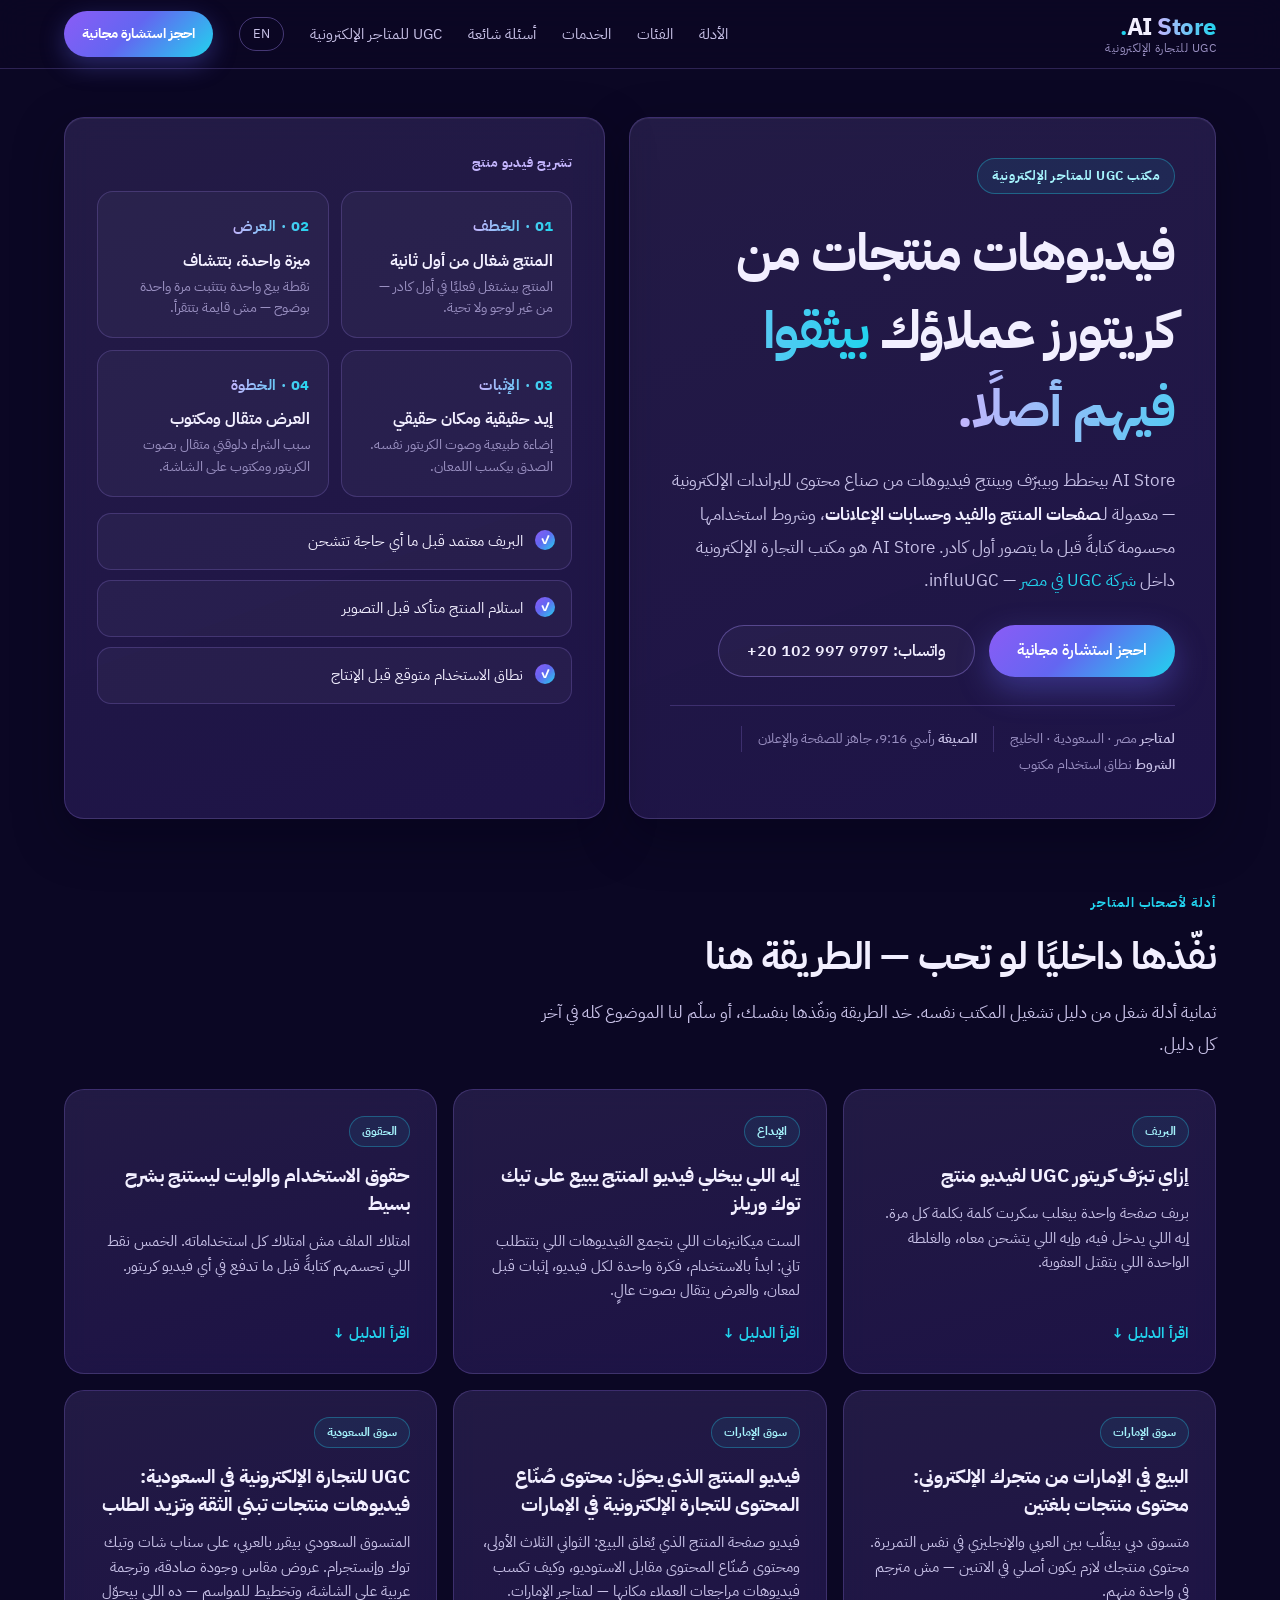
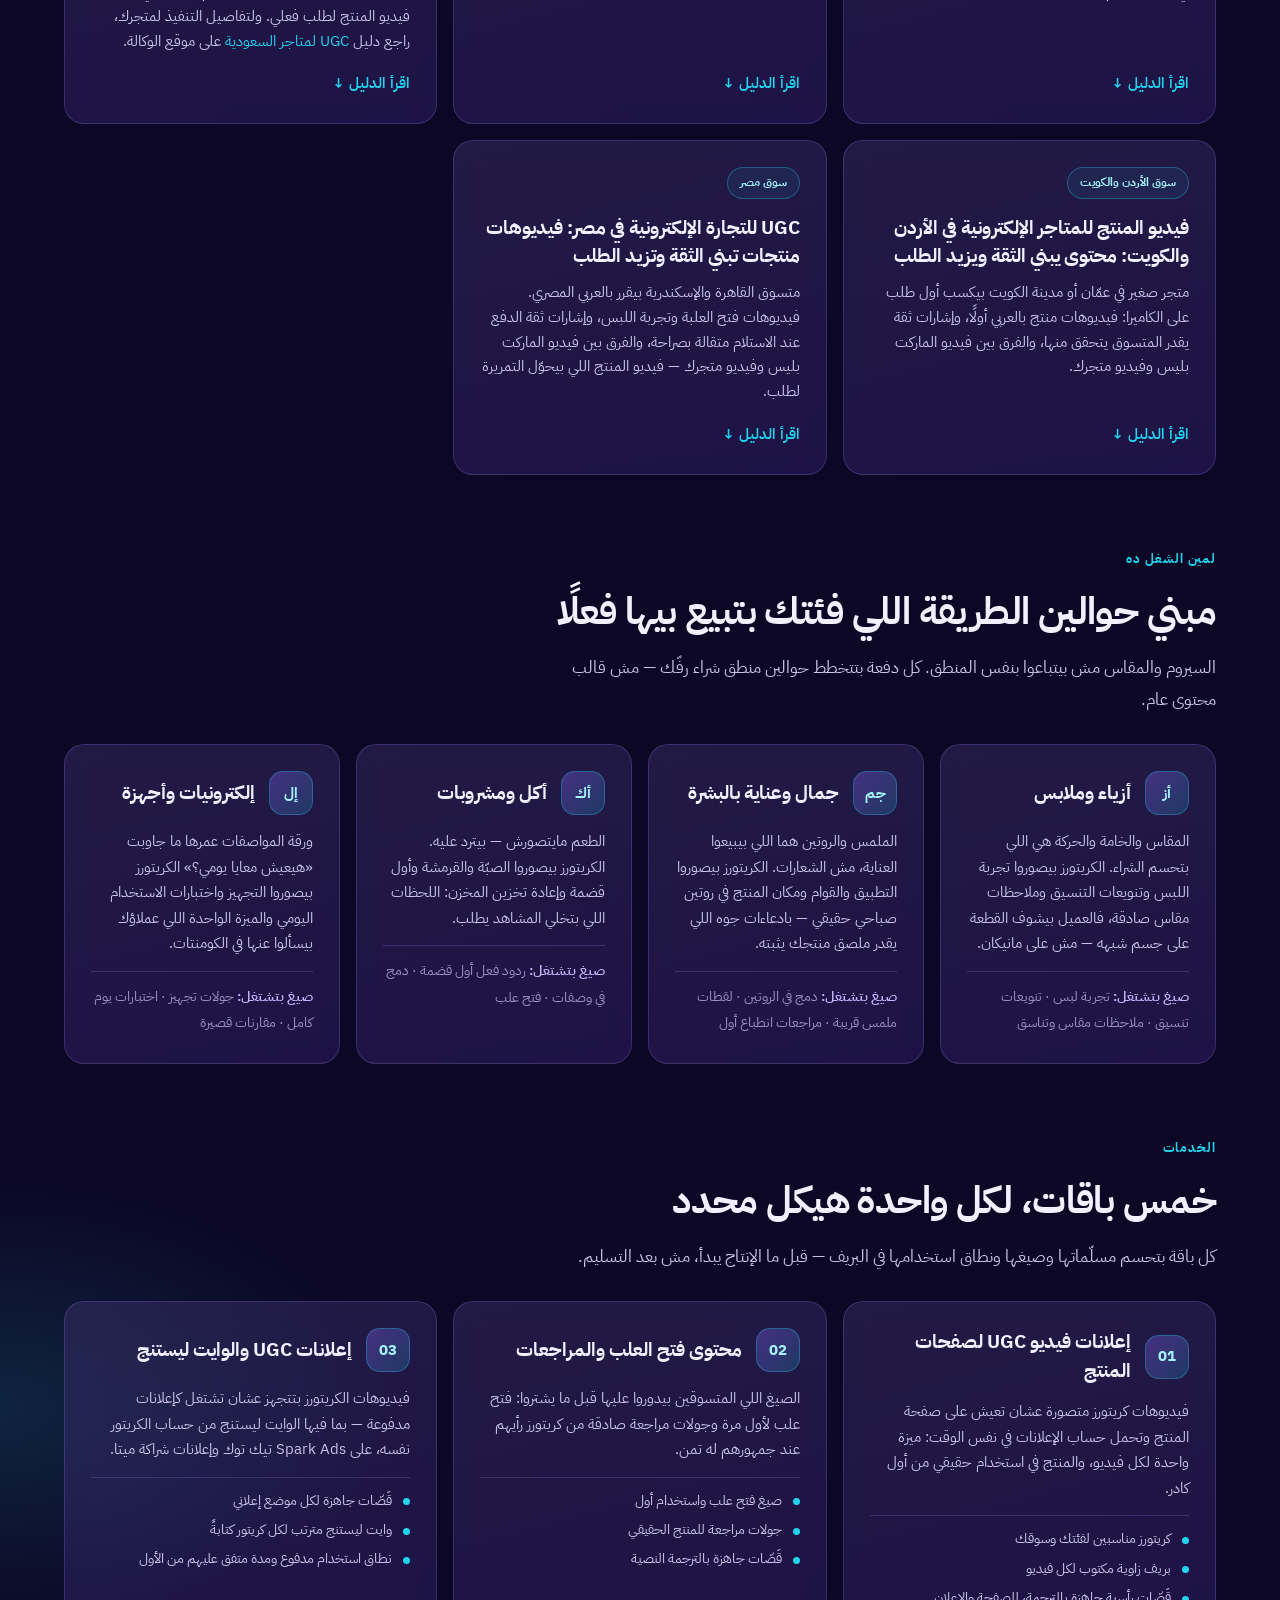
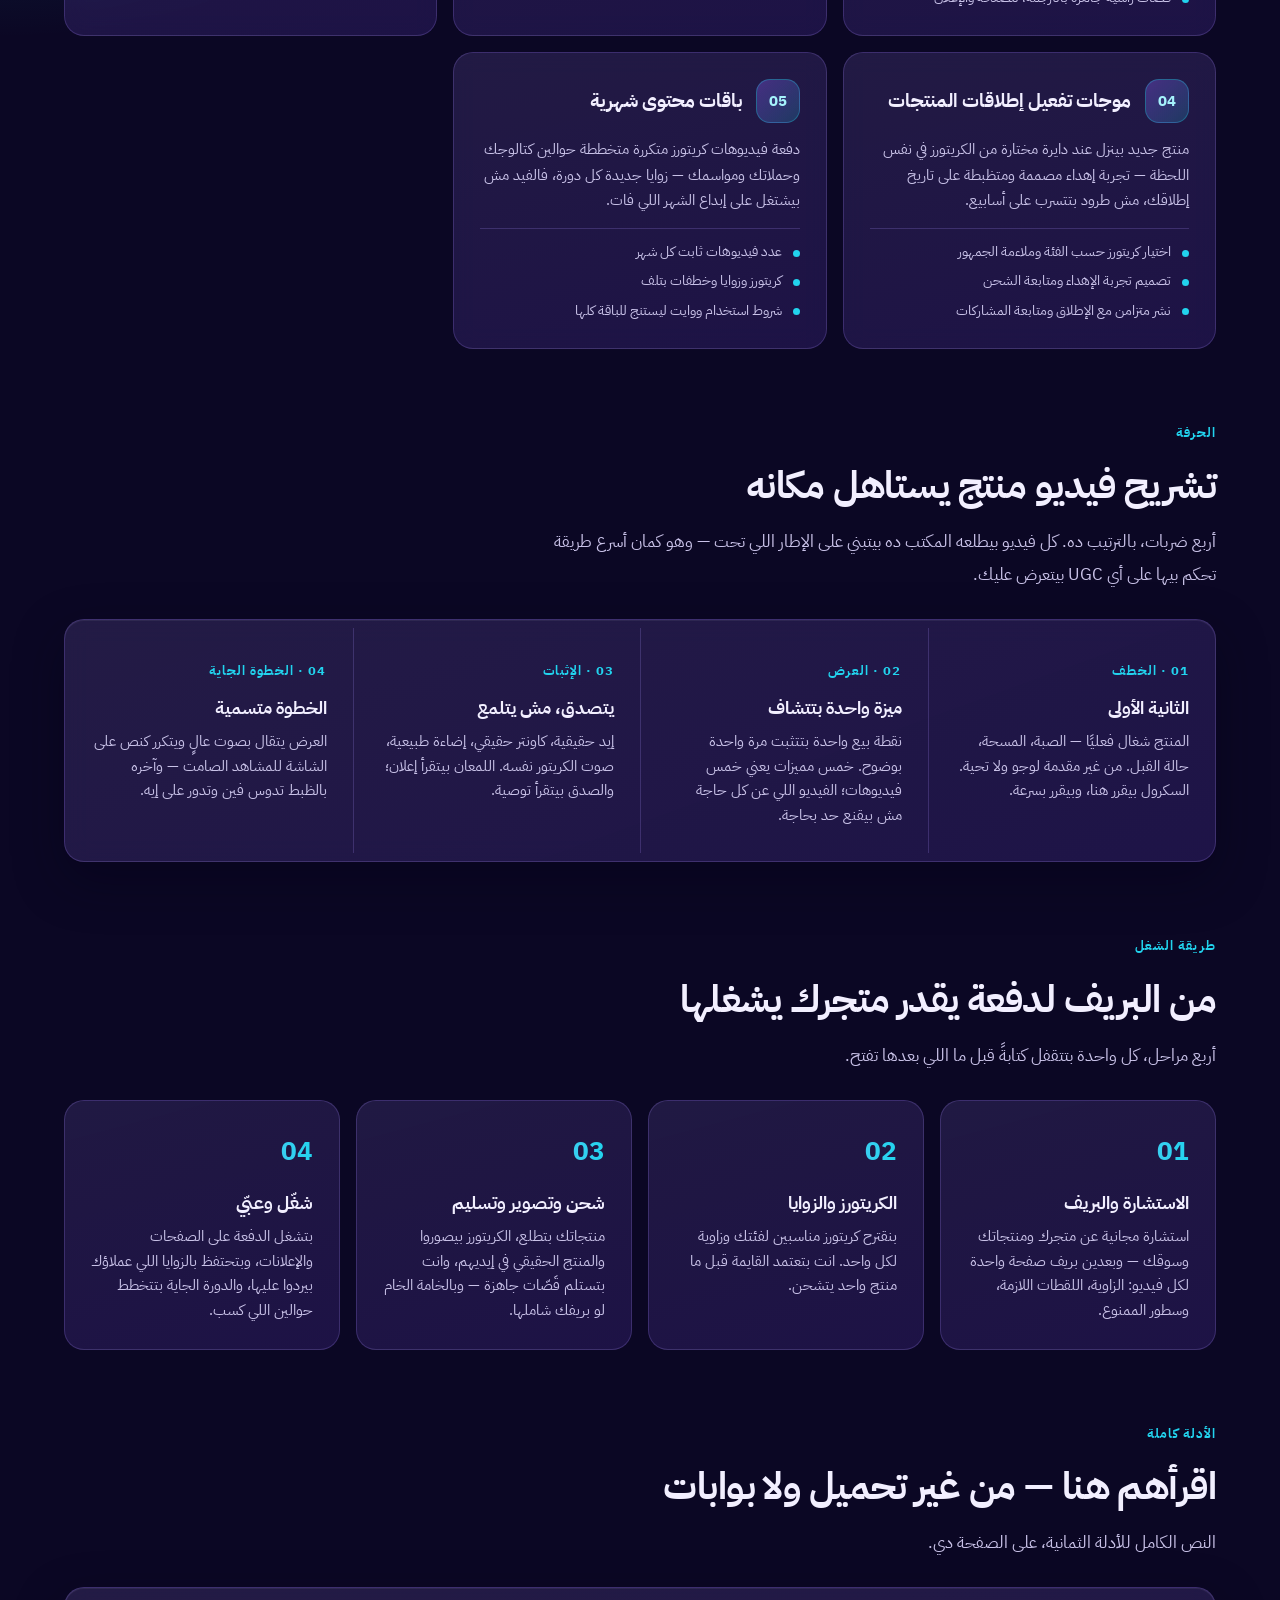
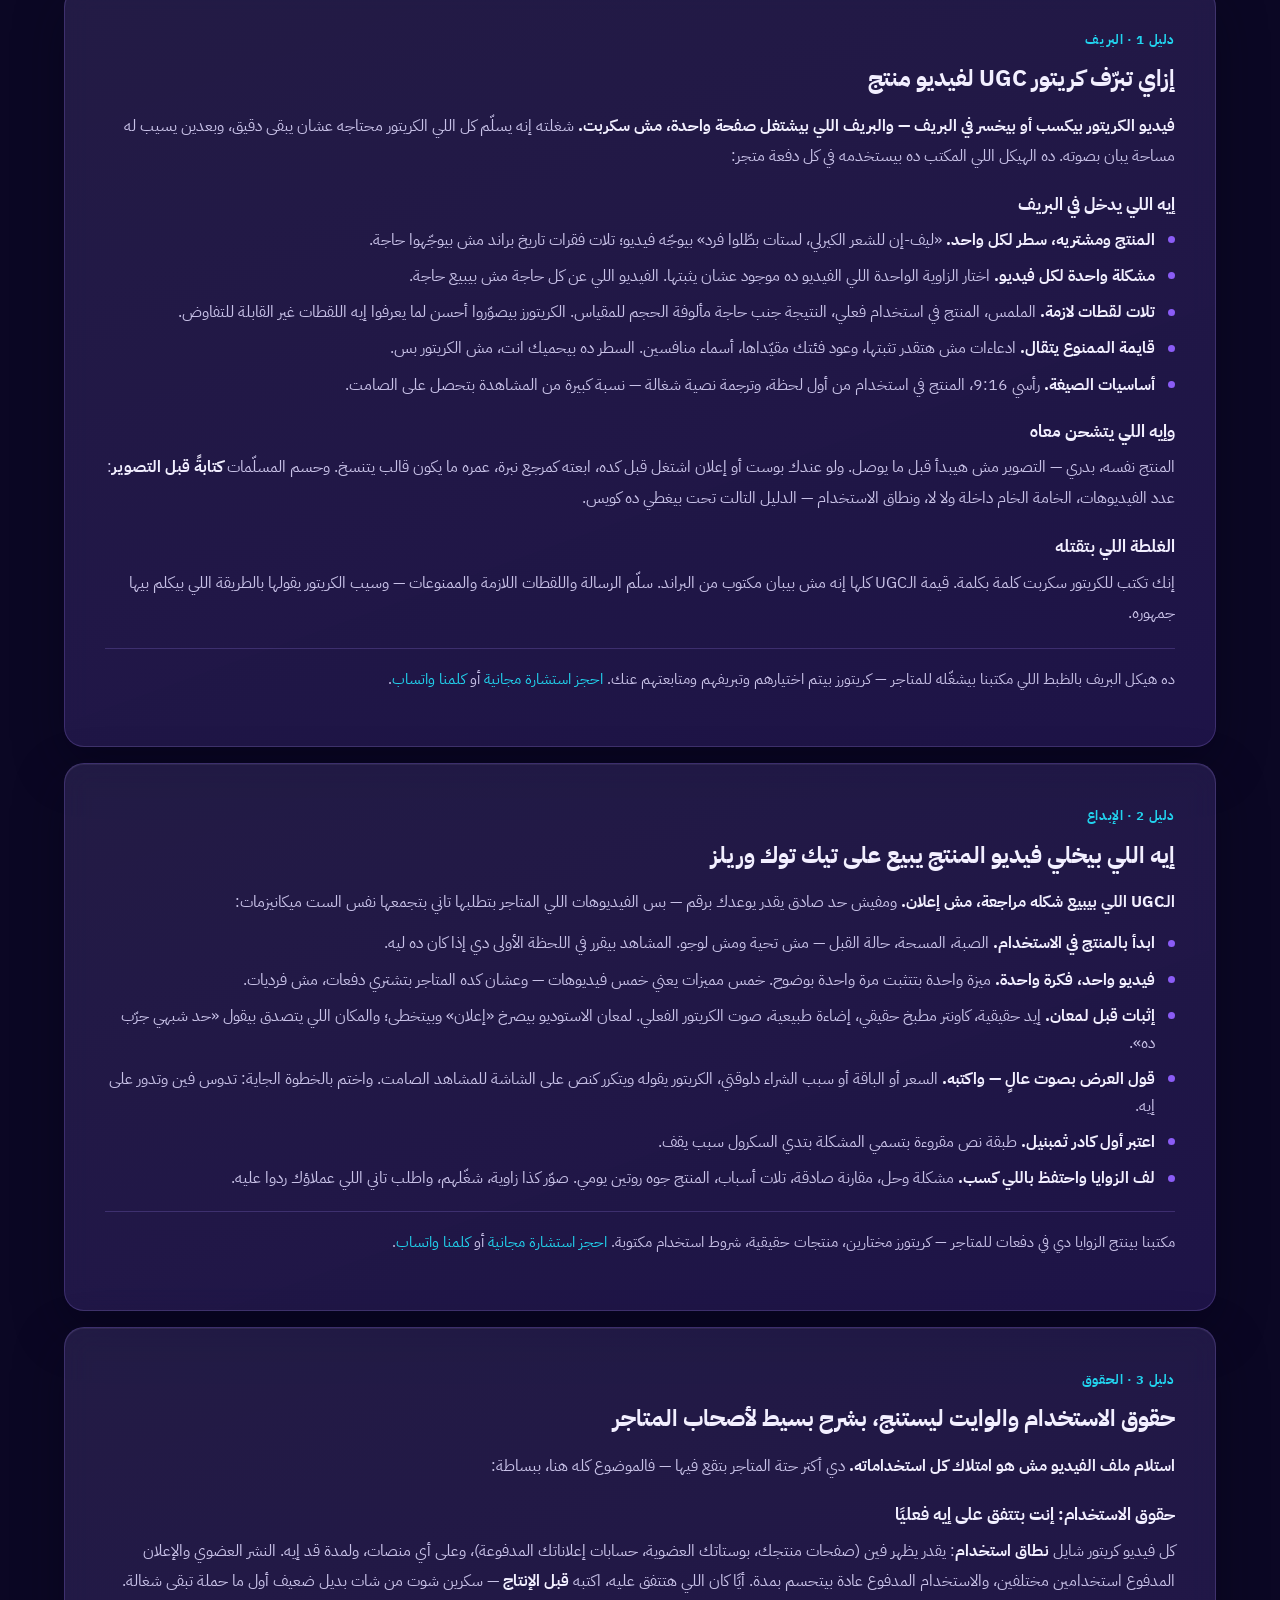
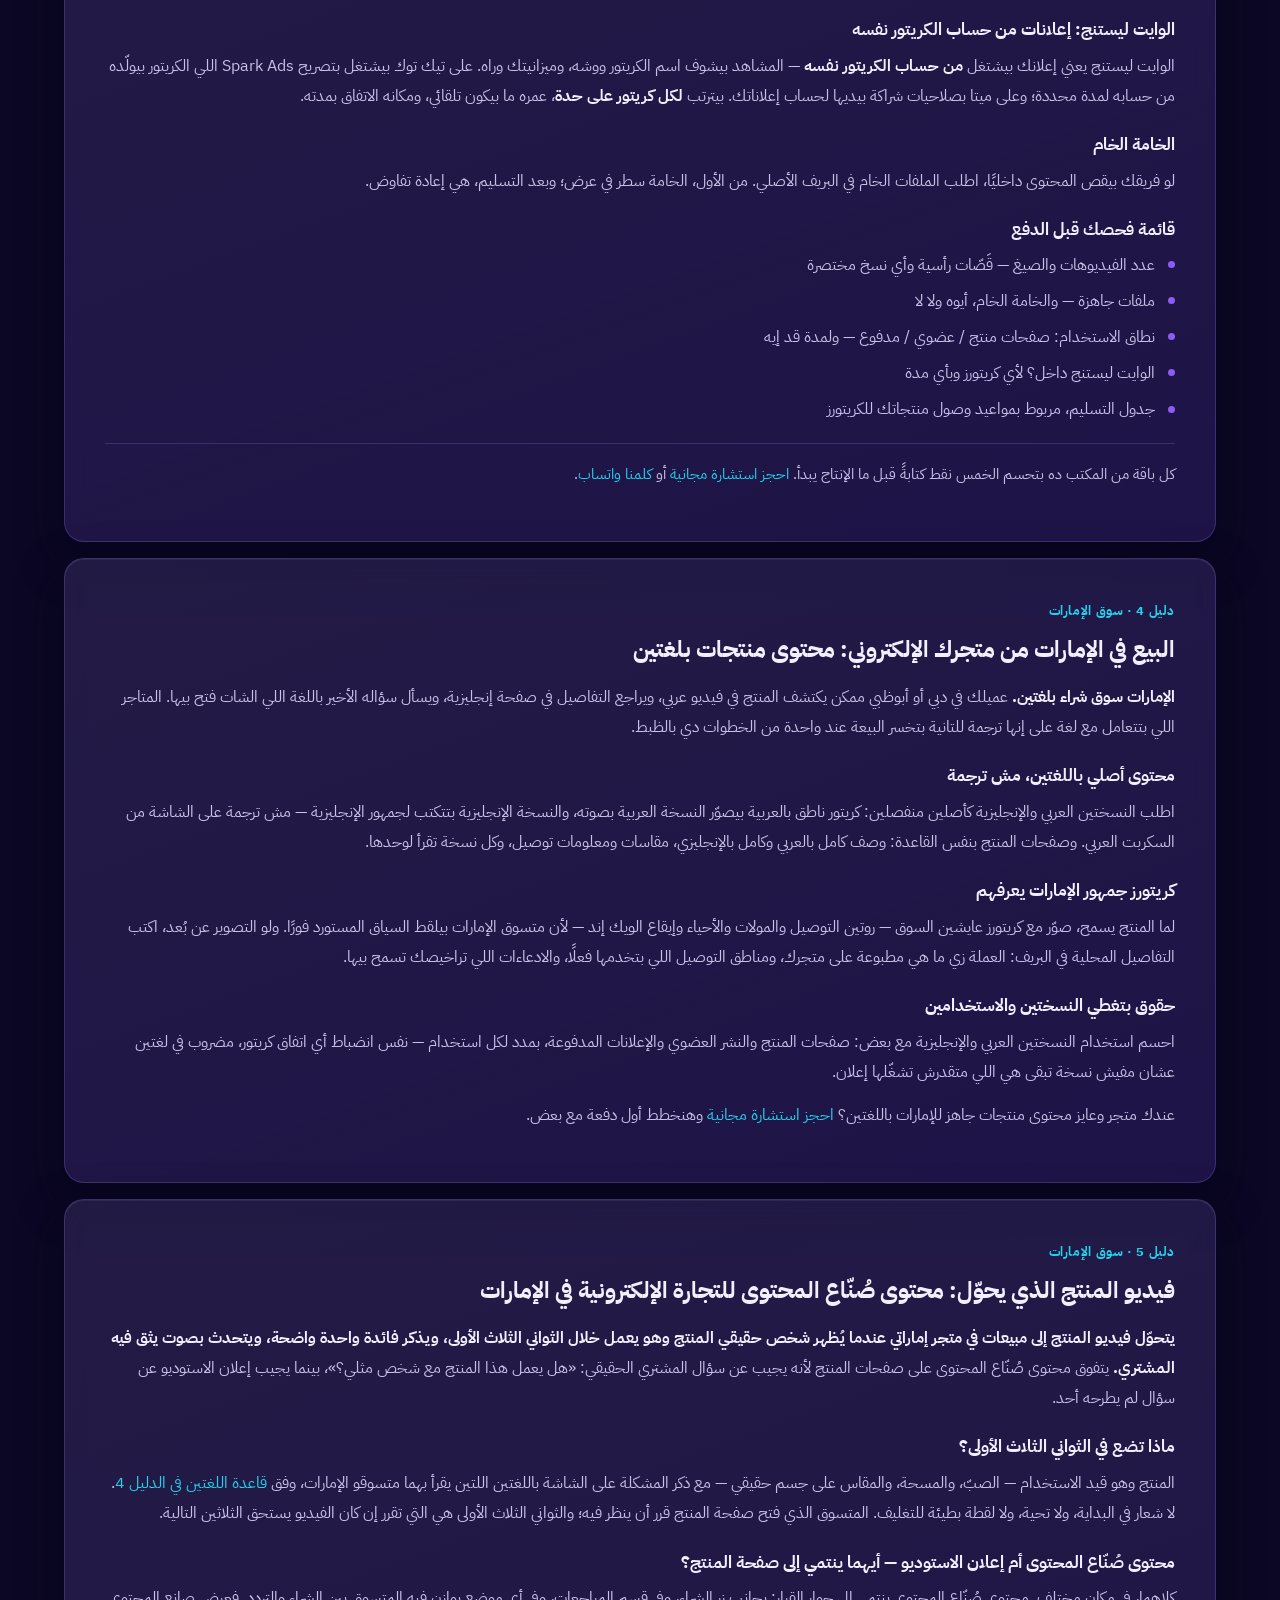
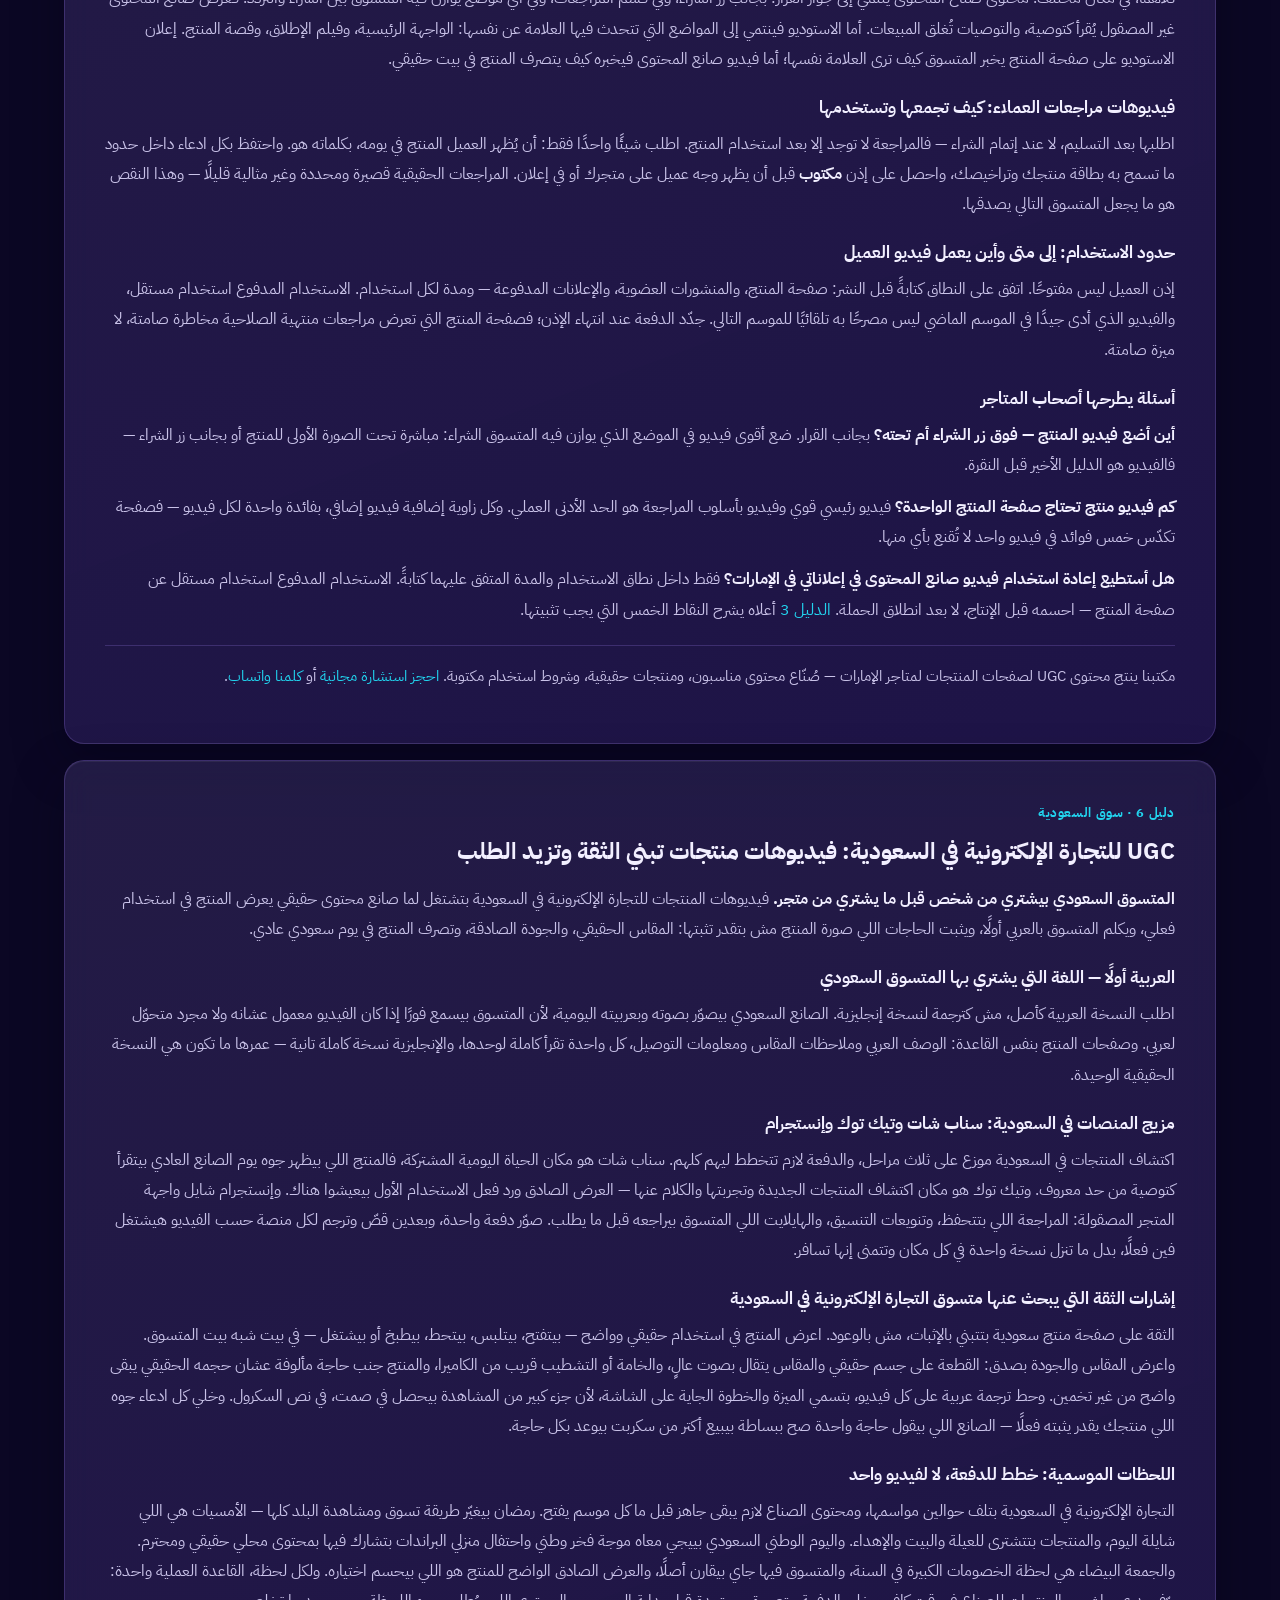
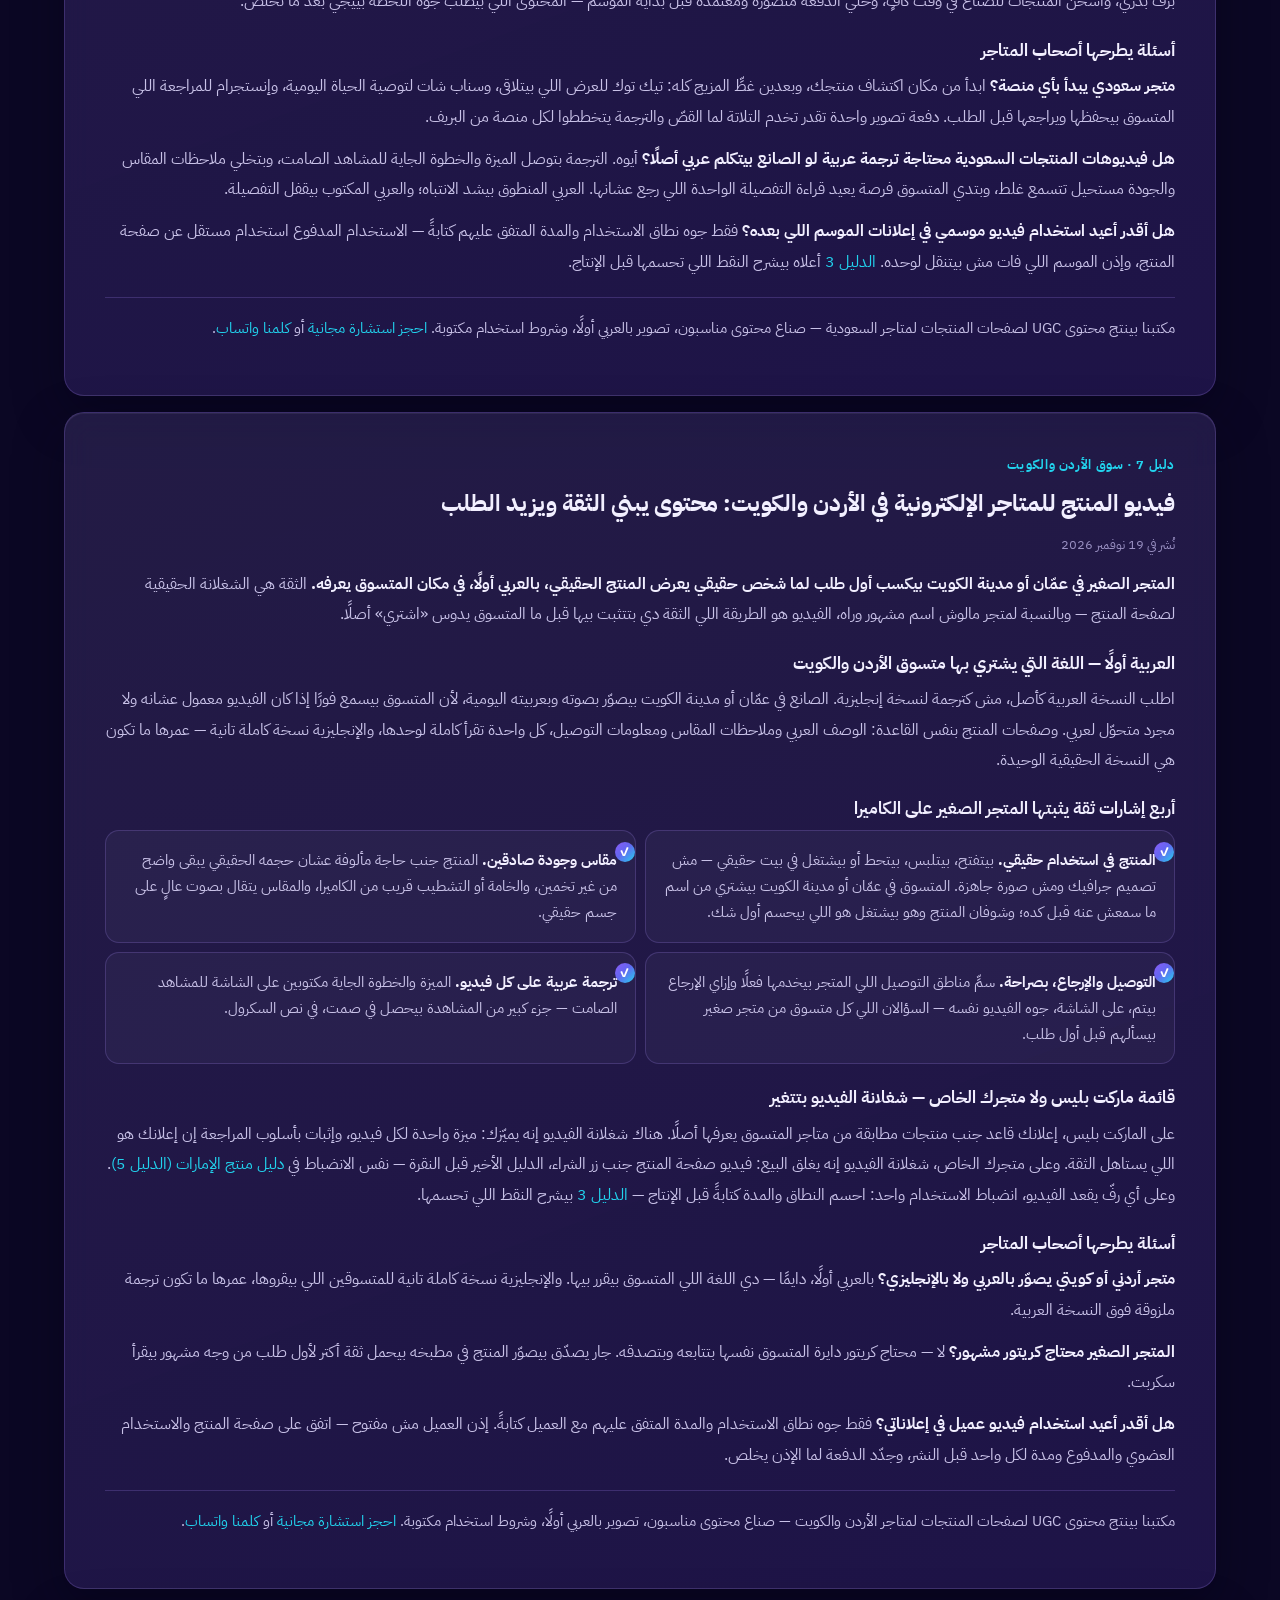
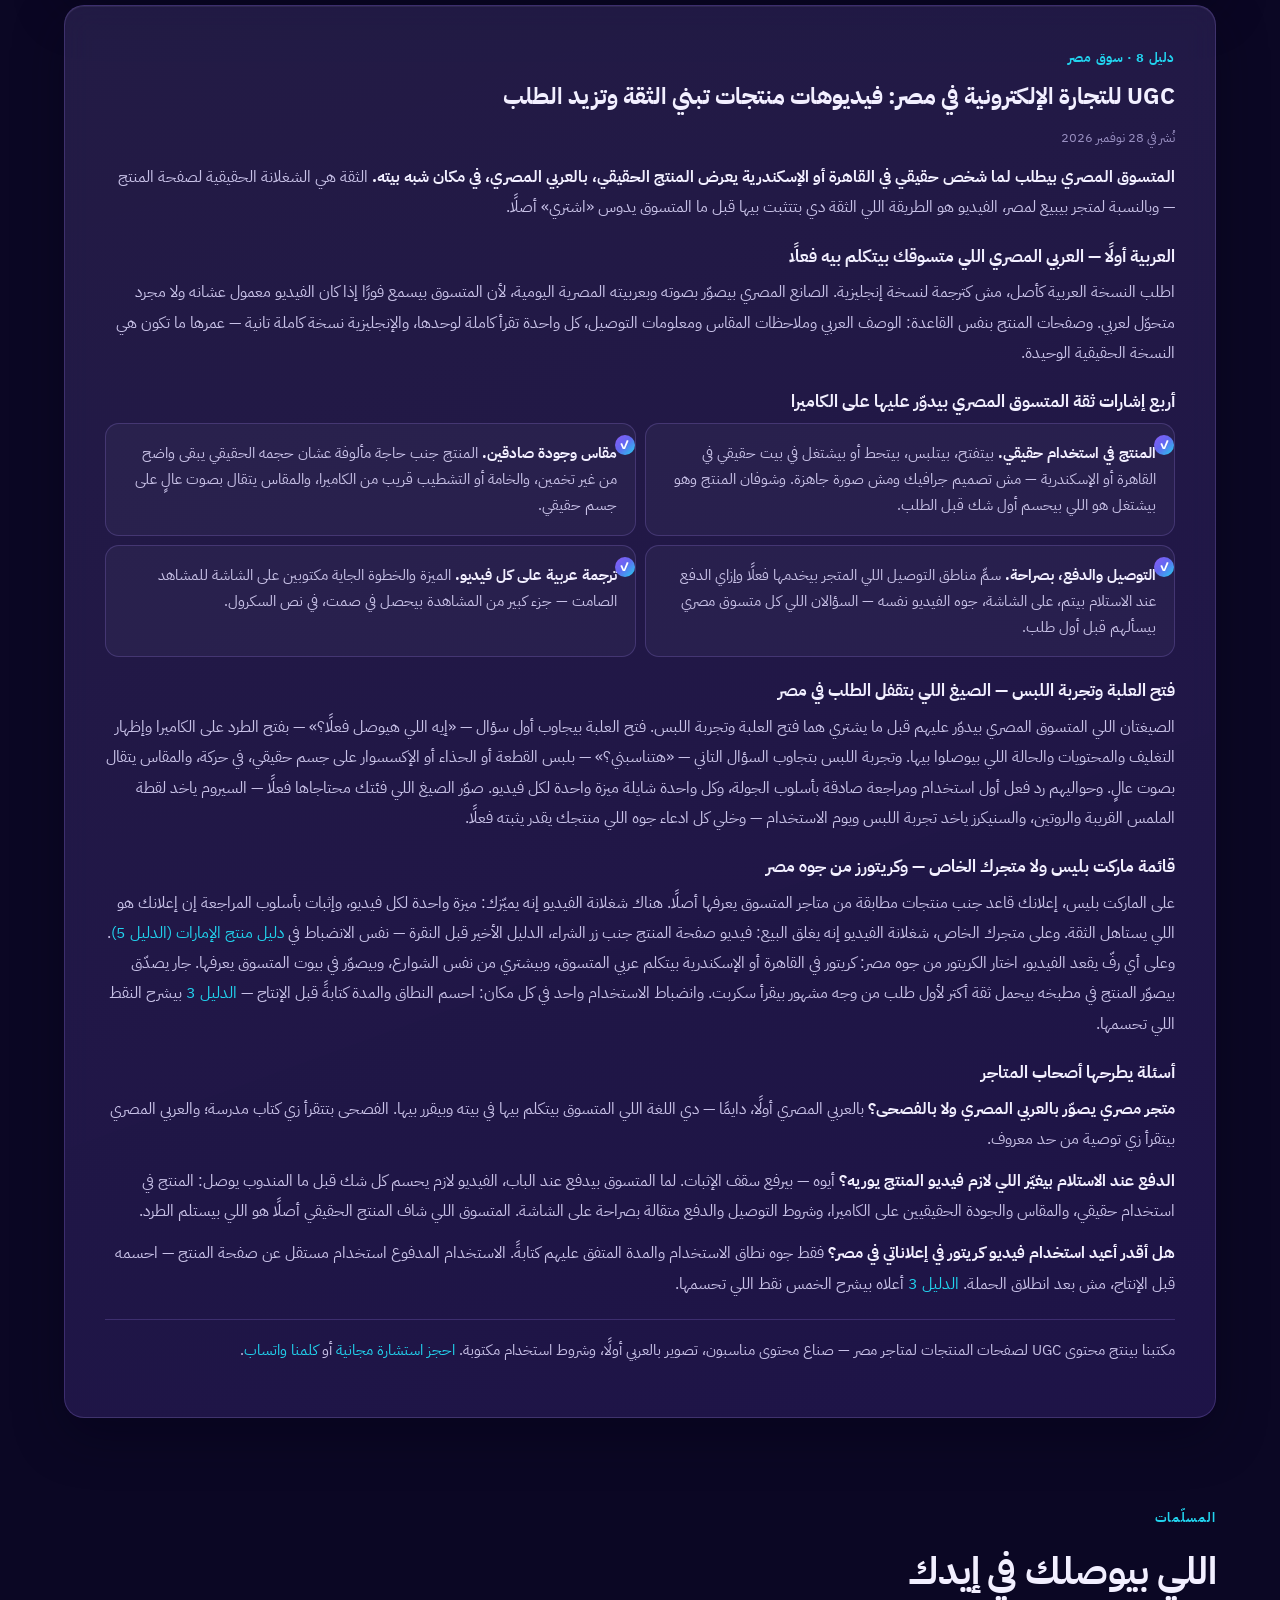
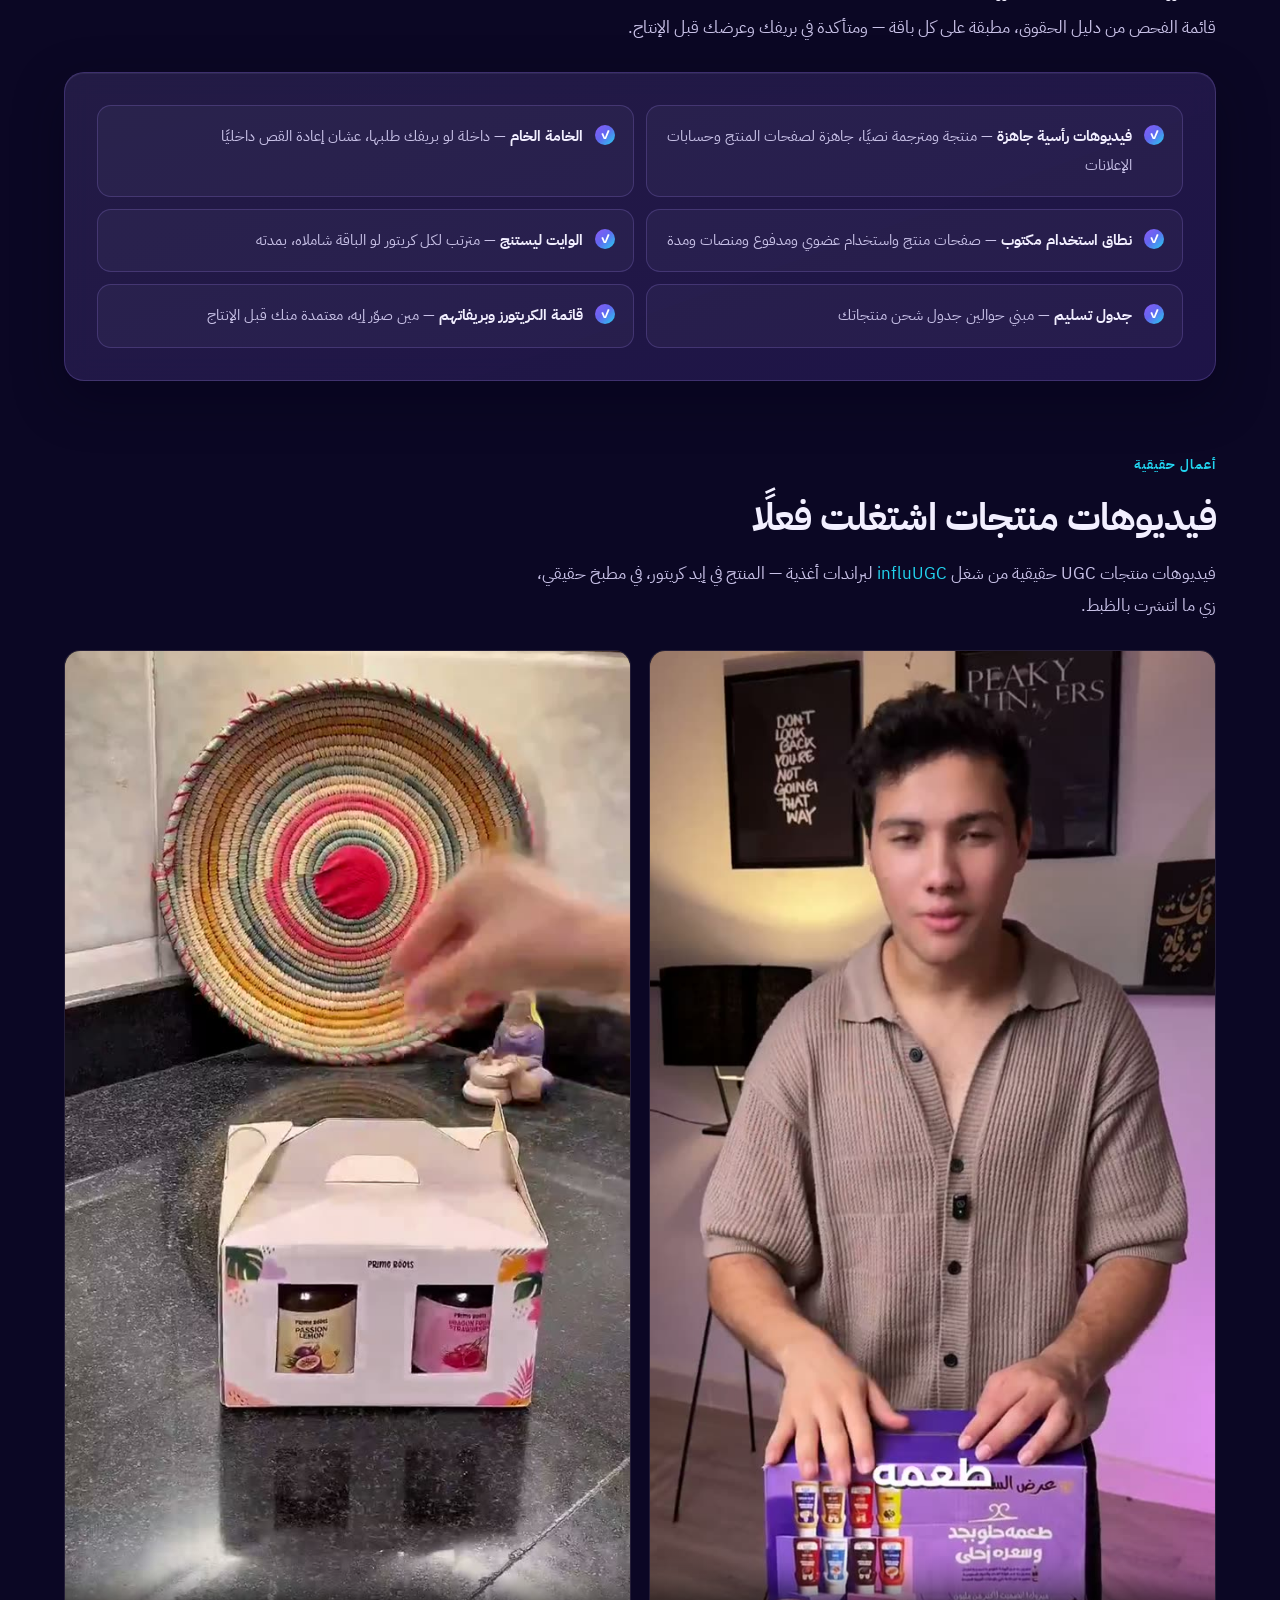
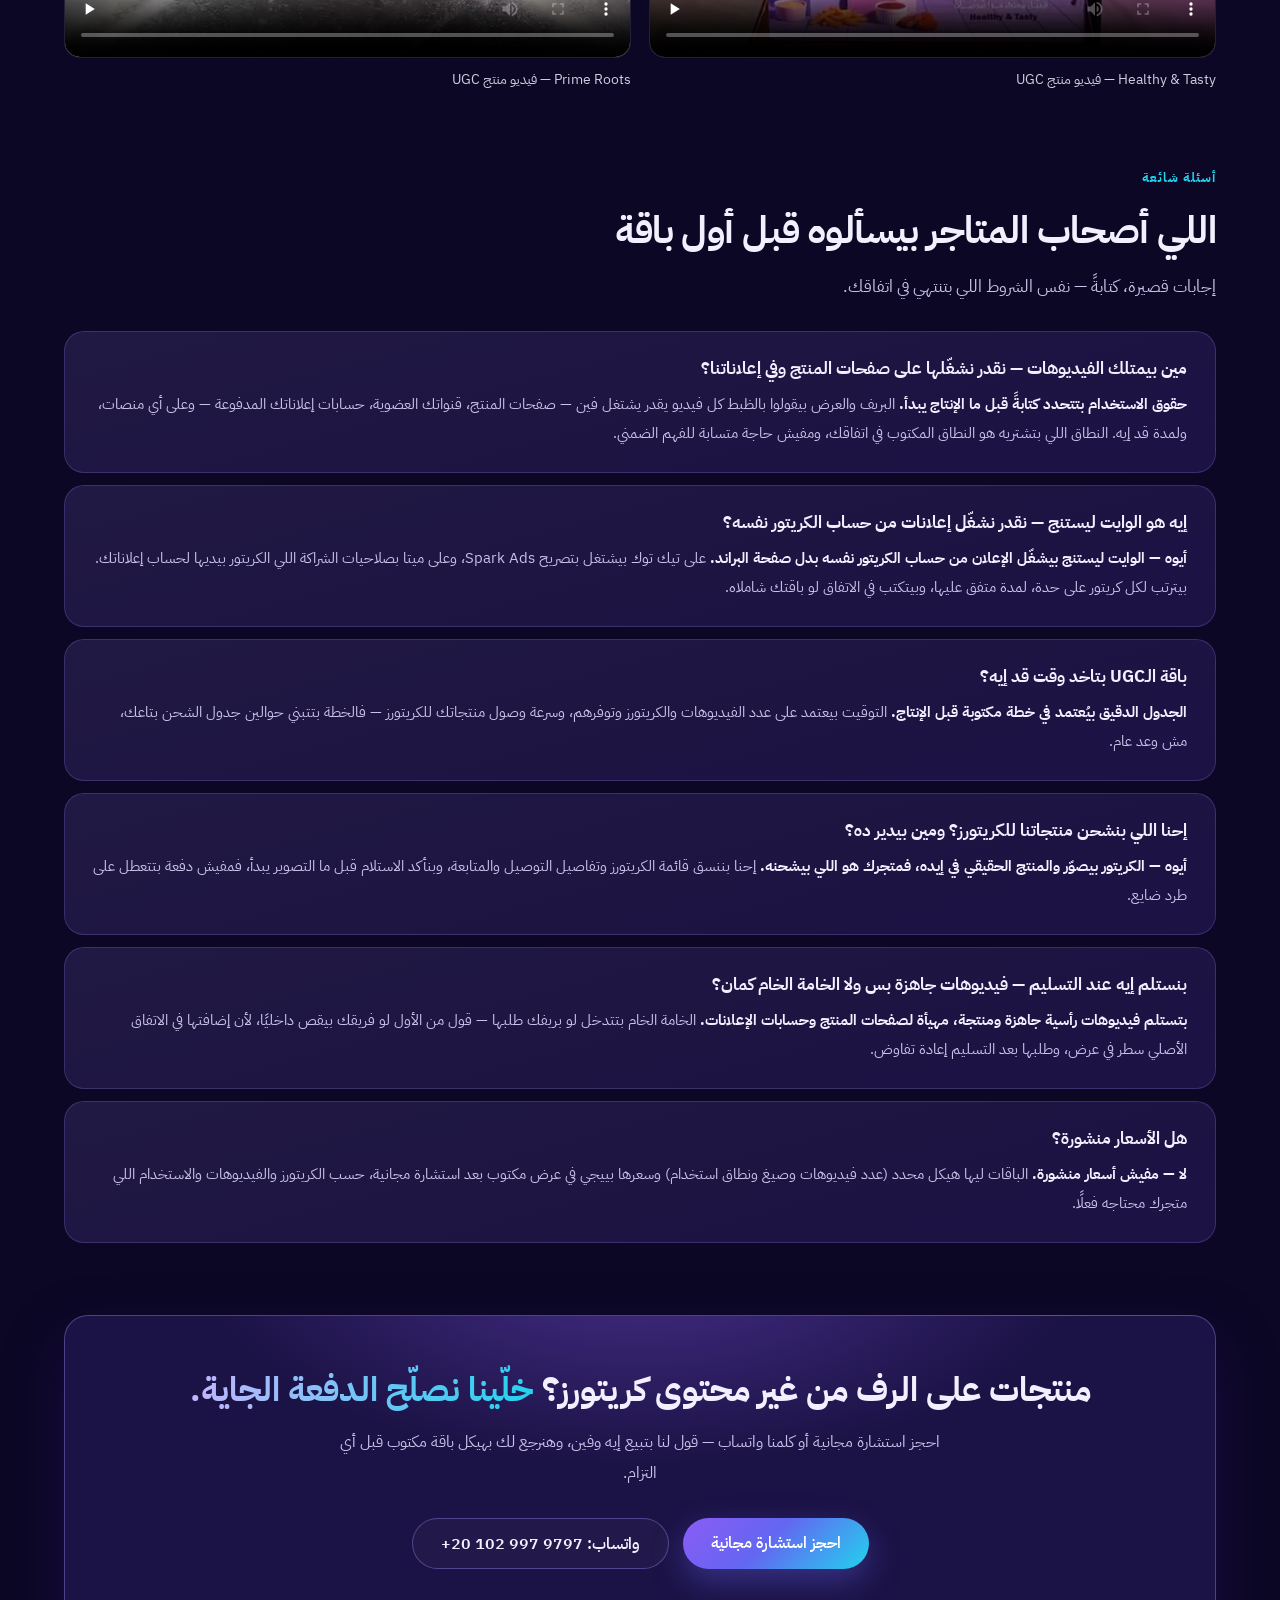
<file: ar.html>
<!DOCTYPE html>
<!-- RESTRUCTURE-V2 -->
<!-- identity-v3-aistore-2026-11-07 -->
<html lang="ar" dir="rtl">
<head>
<meta charset="UTF-8">
<meta name="viewport" content="width=device-width, initial-scale=1.0">
<title>AI Store — UGC للتجارة الإلكترونية والمتاجر</title>
<meta name="description" content="AI Store هو مكتب UGC للتجارة الإلكترونية من influUGC: فيديوهات منتجات من صناع محتوى لصفحات المنتج والإعلانات، محتوى فتح علب ومراجعات، إعلانات UGC ووايت ليستنج على ميتا وتيك توك، تفعيل إطلاقات وباقات محتوى شهرية للمتاجر في مصر والسعودية والخليج.">
<link rel="canonical" href="https://aistore.design/ar.html">
<link rel="alternate" hreflang="en" href="https://aistore.design/">
<link rel="alternate" hreflang="ar" href="https://aistore.design/ar.html">
<meta property="og:type" content="website">
<meta property="og:site_name" content="AI Store">
<meta property="og:title" content="AI Store — UGC للتجارة الإلكترونية والمتاجر">
<meta property="og:description" content="فيديوهات منتجات من كريتورز متخططة حوالين فئتك: إعلانات صفحات منتج وفتح علب ومراجعات ووايت ليستنج وباقات شهرية — بشروط استخدام مكتوبة قبل الإنتاج.">
<meta property="og:url" content="https://aistore.design/ar.html">
<meta property="og:image" content="https://aistore.design/media/product-healthy-tasty.jpg">
<meta name="twitter:card" content="summary">
<meta name="twitter:title" content="AI Store — UGC للتجارة الإلكترونية">
<meta name="twitter:description" content="فيديوهات منتجات من كريتورز عملاؤك بيثقوا فيهم — لصفحات المنتج والفيد وحسابات الإعلانات.">
<meta name="twitter:image" content="https://aistore.design/media/product-healthy-tasty.jpg">
<link rel="icon" type="image/svg+xml" href="/favicon.svg">
<link rel="preconnect" href="https://fonts.googleapis.com">
<link rel="preconnect" href="https://fonts.gstatic.com" crossorigin>
<link href="https://fonts.googleapis.com/css2?family=IBM+Plex+Sans+Arabic:wght@400;500;600;700&family=Inter:wght@400;500;600;700&family=Sora:wght@600;700;800&display=swap" rel="stylesheet">
<link rel="stylesheet" href="/styles.css">
<script type="application/ld+json">
{
  "@context": "https://schema.org",
  "@type": "Organization",
  "name": "AI Store",
  "url": "https://aistore.design/",
  "logo": "https://aistore.design/favicon.svg",
  "description": "AI Store is the e-commerce UGC desk of influUGC: creator-made product videos for product pages and ads, unboxing and review-style content, UGC ads and whitelisting, launch seeding and monthly content packs for online stores in Egypt, Saudi Arabia and the Gulf.",
  "parentOrganization": {
    "@type": "Organization",
    "name": "influUGC",
    "url": "https://www.influugc.com/"
  },
  "address": {
    "@type": "PostalAddress",
    "streetAddress": "Arab League St, Agouza",
    "addressLocality": "Giza",
    "postalCode": "12651",
    "addressCountry": "EG"
  },
  "areaServed": ["Egypt", "Saudi Arabia", "United Arab Emirates", "Gulf"],
  "sameAs": [
    "https://www.instagram.com/influ__ugc",
    "https://www.facebook.com/61587167460710",
    "https://www.linkedin.com/company/influugc",
    "https://www.tiktok.com/@influ_ugc"
  ]
}
</script>
<script type="application/ld+json">
{
  "@context": "https://schema.org",
  "@type": "WebSite",
  "name": "AI Store",
  "url": "https://aistore.design/"
}
</script>
<script type="application/ld+json">
{
  "@context": "https://schema.org",
  "@type": "FAQPage",
  "mainEntity": [
    {
      "@type": "Question",
      "name": "مين بيمتلك الفيديوهات — نقدر نشغّلها على صفحات المنتج وفي إعلاناتنا؟",
      "acceptedAnswer": { "@type": "Answer", "text": "حقوق الاستخدام بتتحدد كتابةً قبل ما الإنتاج يبدأ. البريف والعرض بيقولوا بالظبط كل فيديو يقدر يشتغل فين — صفحات المنتج، قنواتك العضوية، حسابات إعلاناتك المدفوعة — وعلى أي منصات، ولمدة قد إيه. النطاق اللي بتشتريه هو النطاق المكتوب في اتفاقك، ومفيش حاجة متسابة للفهم الضمني." }
    },
    {
      "@type": "Question",
      "name": "إيه هو الوايت ليستنج — نقدر نشغّل إعلانات من حساب الكريتور نفسه؟",
      "acceptedAnswer": { "@type": "Answer", "text": "أيوه — الوايت ليستنج بيشغّل الإعلان من حساب الكريتور نفسه بدل صفحة البراند. على تيك توك بيشتغل بتصريح Spark Ads، وعلى ميتا بصلاحيات الشراكة اللي الكريتور بيديها لحساب إعلاناتك. بيترتب لكل كريتور على حدة، لمدة متفق عليها، وبيتكتب في الاتفاق لو باقتك شاملاه." }
    },
    {
      "@type": "Question",
      "name": "باقة الـUGC بتاخد وقت قد إيه؟",
      "acceptedAnswer": { "@type": "Answer", "text": "الجدول الدقيق بيُعتمد في خطة مكتوبة قبل الإنتاج. التوقيت بيعتمد على عدد الفيديوهات والكريتورز وتوفرهم، وسرعة وصول منتجاتك للكريتورز — فالخطة بتتبني حوالين جدول الشحن بتاعك، مش وعد عام." }
    },
    {
      "@type": "Question",
      "name": "إحنا اللي بنشحن منتجاتنا للكريتورز؟ ومين بيدير ده؟",
      "acceptedAnswer": { "@type": "Answer", "text": "أيوه — الكريتور بيصوّر والمنتج الحقيقي في إيده، فمتجرك هو اللي بيشحنه. إحنا بننسق قائمة الكريتورز وتفاصيل التوصيل والمتابعة، وبنأكد الاستلام قبل ما التصوير يبدأ، فمفيش دفعة بتتعطل على طرد ضايع." }
    },
    {
      "@type": "Question",
      "name": "بنستلم إيه عند التسليم — فيديوهات جاهزة بس ولا الخامة الخام كمان؟",
      "acceptedAnswer": { "@type": "Answer", "text": "بتستلم فيديوهات رأسية جاهزة ومنتجة، مهيأة لصفحات المنتج وحسابات الإعلانات. الخامة الخام بتتدخل لو بريفك طلبها — قول من الأول لو فريقك بيقص داخليًا، لأن إضافتها في الاتفاق الأصلي سطر في عرض، وطلبها بعد التسليم إعادة تفاوض." }
    },
    {
      "@type": "Question",
      "name": "هل الأسعار منشورة؟",
      "acceptedAnswer": { "@type": "Answer", "text": "لا — مفيش أسعار منشورة. الباقات ليها هيكل محدد (عدد فيديوهات وصيغ ونطاق استخدام) وسعرها بييجي في عرض مكتوب بعد استشارة مجانية، حسب الكريتورز والفيديوهات والاستخدام اللي متجرك محتاجه فعلًا." }
    }
  ]
}
</script>
</head>
<body>
<header class="site-header">
  <div class="header-in">
    <a class="brand" href="/ar.html" aria-label="AI Store — الرئيسية">
      <span class="wordmark">AI <b>Store</b><i>.</i></span>
      <small>UGC للتجارة الإلكترونية</small>
    </a>
    <nav class="site-nav">
      <a href="#guides">الأدلة</a>
      <a href="#categories">الفئات</a>
      <a href="#services">الخدمات</a>
      <a href="#faq">أسئلة شائعة</a>
      <a href="https://www.influugc.com/ar/blog/ugc-for-ecommerce-stores">UGC للمتاجر الإلكترونية</a>
      <a class="lang-switch" href="/index.html" hreflang="en">EN</a>
      <a class="nav-cta" href="https://www.influugc.com/book?utm_source=aistore&amp;utm_medium=satellite&amp;utm_campaign=network">احجز استشارة مجانية</a>
    </nav>
  </div>
</header>
<main>

<section class="hero">
  <div class="wrap">
    <div class="hero-grid">
      <div class="frame frame-lg">
        <span class="chip">مكتب UGC للمتاجر الإلكترونية</span>
        <h1>فيديوهات منتجات من كريتورز عملاؤك <em>بيثقوا فيهم أصلًا.</em></h1>
        <p class="hero-lead">AI Store بيخطط وبيبرّف وبينتج فيديوهات من صناع محتوى للبراندات الإلكترونية — معمولة لـ<b>صفحات المنتج والفيد وحسابات الإعلانات</b>، وشروط استخدامها محسومة كتابةً قبل ما يتصور أول كادر. AI Store هو مكتب التجارة الإلكترونية داخل <a href="https://www.influugc.com/ar/ugc-agency-egypt">شركة UGC في مصر</a> — influUGC.</p>
        <div class="cta-actions">
          <a class="btn btn-primary" href="https://www.influugc.com/book?utm_source=aistore&amp;utm_medium=satellite&amp;utm_campaign=network">احجز استشارة مجانية</a>
          <a class="btn btn-ghost" href="https://wa.me/201029979797?utm_source=aistore&utm_medium=satellite&utm_campaign=network">واتساب: ‎+20 102 997 9797</a>
        </div>
        <div class="hero-meta">
          <span><b>لمتاجر</b> مصر · السعودية · الخليج</span>
          <span><b>الصيغة</b> رأسي 9:16، جاهز للصفحة والإعلان</span>
          <span><b>الشروط</b> نطاق استخدام مكتوب</span>
        </div>
      </div>
      <div class="frame visual">
        <p class="visual-title">تشريح فيديو منتج</p>
        <div class="stat-grid">
          <div class="stat"><span class="n">01 · الخطف</span><h4>المنتج شغال من أول ثانية</h4><p>المنتج بيشتغل فعليًا في أول كادر — من غير لوجو ولا تحية.</p></div>
          <div class="stat"><span class="n">02 · العرض</span><h4>ميزة واحدة، بتتشاف</h4><p>نقطة بيع واحدة بتتثبت مرة واحدة بوضوح — مش قايمة بتتقرأ.</p></div>
          <div class="stat"><span class="n">03 · الإثبات</span><h4>إيد حقيقية ومكان حقيقي</h4><p>إضاءة طبيعية وصوت الكريتور نفسه. الصدق بيكسب اللمعان.</p></div>
          <div class="stat"><span class="n">04 · الخطوة</span><h4>العرض متقال ومكتوب</h4><p>سبب الشراء دلوقتي متقال بصوت الكريتور ومكتوب على الشاشة.</p></div>
        </div>
        <ul class="check-list">
          <li>البريف معتمد قبل ما أي حاجة تتشحن</li>
          <li>استلام المنتج متأكد قبل التصوير</li>
          <li>نطاق الاستخدام متوقع قبل الإنتاج</li>
        </ul>
      </div>
    </div>
  </div>
</section>

<section class="section" id="guides">
  <div class="wrap">
    <div class="sec-head">
      <p class="eyebrow">أدلة لأصحاب المتاجر</p>
      <h2>نفّذها داخليًا لو تحب — الطريقة هنا</h2>
      <p class="lead">ثمانية أدلة شغل من دليل تشغيل المكتب نفسه. خد الطريقة ونفّذها بنفسك، أو سلّم لنا الموضوع كله في آخر كل دليل.</p>
    </div>
    <div class="grid-3">
      <article class="card gcard">
        <span class="cat">البريف</span>
        <h3>إزاي تبرّف كريتور UGC لفيديو منتج</h3>
        <p>بريف صفحة واحدة بيغلب سكربت كلمة بكلمة كل مرة. إيه اللي يدخل فيه، وإيه اللي يتشحن معاه، والغلطة الواحدة اللي بتقتل العفوية.</p>
        <a class="read" href="#guide-brief">اقرأ الدليل ↓</a>
      </article>
      <article class="card gcard">
        <span class="cat">الإبداع</span>
        <h3>إيه اللي بيخلي فيديو المنتج يبيع على تيك توك وريلز</h3>
        <p>الست ميكانيزمات اللي بتجمع الفيديوهات اللي بتتطلب تاني: ابدأ بالاستخدام، فكرة واحدة لكل فيديو، إثبات قبل لمعان، والعرض يتقال بصوت عالٍ.</p>
        <a class="read" href="#guide-convert">اقرأ الدليل ↓</a>
      </article>
      <article class="card gcard">
        <span class="cat">الحقوق</span>
        <h3>حقوق الاستخدام والوايت ليستنج بشرح بسيط</h3>
        <p>امتلاك الملف مش امتلاك كل استخداماته. الخمس نقط اللي تحسمهم كتابةً قبل ما تدفع في أي فيديو كريتور.</p>
        <a class="read" href="#guide-rights">اقرأ الدليل ↓</a>
      </article>
      <article class="card gcard">
        <span class="cat">سوق الإمارات</span>
        <h3>البيع في الإمارات من متجرك الإلكتروني: محتوى منتجات بلغتين</h3>
        <p>متسوق دبي بيقلّب بين العربي والإنجليزي في نفس التمريرة. محتوى منتجك لازم يكون أصلي في الاتنين — مش مترجم في واحدة منهم.</p>
        <a class="read" href="#guide-uae">اقرأ الدليل ↓</a>
      </article>
      <article class="card gcard">
        <span class="cat">سوق الإمارات</span>
        <h3>فيديو المنتج الذي يحوّل: محتوى صُنّاع المحتوى للتجارة الإلكترونية في الإمارات</h3>
        <p>فيديو صفحة المنتج الذي يُغلق البيع: الثواني الثلاث الأولى، ومحتوى صُنّاع المحتوى مقابل الاستوديو، وكيف تكسب فيديوهات مراجعات العملاء مكانها — لمتاجر الإمارات.</p>
        <a class="read" href="#guide-uae-ecommerce">اقرأ الدليل ↓</a>
      </article>
      <article class="card gcard">
        <span class="cat">سوق السعودية</span>
        <h3>UGC للتجارة الإلكترونية في السعودية: فيديوهات منتجات تبني الثقة وتزيد الطلب</h3>
        <p>المتسوق السعودي بيقرر بالعربي، على سناب شات وتيك توك وإنستجرام. عروض مقاس وجودة صادقة، وترجمة عربية على الشاشة، وتخطيط للمواسم — ده اللي بيحوّل فيديو المنتج لطلب فعلي. ولتفاصيل التنفيذ لمتجرك، راجع دليل <a href="https://www.influugc.com/ar/blog/ugc-for-saudi-ecommerce-brands">UGC لمتاجر السعودية</a> على موقع الوكالة.</p>
        <a class="read" href="#guide-saudi-ecommerce">اقرأ الدليل ↓</a>
      </article>
      <article class="card gcard">
        <span class="cat">سوق الأردن والكويت</span>
        <h3>فيديو المنتج للمتاجر الإلكترونية في الأردن والكويت: محتوى يبني الثقة ويزيد الطلب</h3>
        <p>متجر صغير في عمّان أو مدينة الكويت بيكسب أول طلب على الكاميرا: فيديوهات منتج بالعربي أولًا، وإشارات ثقة يقدر المتسوق يتحقق منها، والفرق بين فيديو الماركت بليس وفيديو متجرك.</p>
        <a class="read" href="#guide-jordan-kuwait-ecommerce">اقرأ الدليل ↓</a>
      </article>
      <article class="card gcard">
        <span class="cat">سوق مصر</span>
        <h3>UGC للتجارة الإلكترونية في مصر: فيديوهات منتجات تبني الثقة وتزيد الطلب</h3>
        <p>متسوق القاهرة والإسكندرية بيقرر بالعربي المصري. فيديوهات فتح العلبة وتجربة اللبس، وإشارات ثقة الدفع عند الاستلام متقالة بصراحة، والفرق بين فيديو الماركت بليس وفيديو متجرك — فيديو المنتج اللي بيحوّل التمريرة لطلب.</p>
        <a class="read" href="#guide-egypt-ecommerce">اقرأ الدليل ↓</a>
      </article>
    </div>
  </div>
</section>

<section class="section" id="categories">
  <div class="wrap">
    <div class="sec-head">
      <p class="eyebrow">لمين الشغل ده</p>
      <h2>مبني حوالين الطريقة اللي فئتك بتبيع بيها فعلًا</h2>
      <p class="lead">السيروم والمقاس مش بيتباعوا بنفس المنطق. كل دفعة بتتخطط حوالين منطق شراء رفّك — مش قالب محتوى عام.</p>
    </div>
    <div class="grid-4">
      <article class="card">
        <div class="card-top"><span class="glyph">أز</span><h3>أزياء وملابس</h3></div>
        <p class="desc">المقاس والخامة والحركة هي اللي بتحسم الشراء. الكريتورز بيصوروا تجربة اللبس وتنويعات التنسيق وملاحظات مقاس صادقة، فالعميل بيشوف القطعة على جسم شبهه — مش على مانيكان.</p>
        <p class="tag-line"><b>صيغ بتشتغل:</b> تجربة لبس · تنويعات تنسيق · ملاحظات مقاس وتناسق</p>
      </article>
      <article class="card">
        <div class="card-top"><span class="glyph">جم</span><h3>جمال وعناية بالبشرة</h3></div>
        <p class="desc">الملمس والروتين هما اللي بيبيعوا العناية، مش الشعارات. الكريتورز بيصوروا التطبيق والقوام ومكان المنتج في روتين صباحي حقيقي — بادعاءات جوه اللي يقدر ملصق منتجك يثبته.</p>
        <p class="tag-line"><b>صيغ بتشتغل:</b> دمج في الروتين · لقطات ملمس قريبة · مراجعات انطباع أول</p>
      </article>
      <article class="card">
        <div class="card-top"><span class="glyph">أك</span><h3>أكل ومشروبات</h3></div>
        <p class="desc">الطعم مايتصورش — بيترد عليه. الكريتورز بيصوروا الصبّة والقرمشة وأول قضمة وإعادة تخزين المخزن: اللحظات اللي بتخلي المشاهد يطلب.</p>
        <p class="tag-line"><b>صيغ بتشتغل:</b> ردود فعل أول قضمة · دمج في وصفات · فتح علب</p>
      </article>
      <article class="card">
        <div class="card-top"><span class="glyph">إل</span><h3>إلكترونيات وأجهزة</h3></div>
        <p class="desc">ورقة المواصفات عمرها ما جاوبت «هيعيش معايا يومي؟» الكريتورز بيصوروا التجهيز واختبارات الاستخدام اليومي والميزة الواحدة اللي عملاؤك بيسألوا عنها في الكومنتات.</p>
        <p class="tag-line"><b>صيغ بتشتغل:</b> جولات تجهيز · اختبارات يوم كامل · مقارنات قصيرة</p>
      </article>
    </div>
  </div>
</section>

<section class="section" id="services">
  <div class="wrap">
    <div class="sec-head">
      <p class="eyebrow">الخدمات</p>
      <h2>خمس باقات، لكل واحدة هيكل محدد</h2>
      <p class="lead">كل باقة بتحسم مسلّماتها وصيغها ونطاق استخدامها في البريف — قبل ما الإنتاج يبدأ، مش بعد التسليم.</p>
    </div>
    <div class="grid-3">
      <article class="card">
        <div class="card-top"><span class="glyph">01</span><h3>إعلانات فيديو UGC لصفحات المنتج</h3></div>
        <p class="desc">فيديوهات كريتورز متصورة عشان تعيش على صفحة المنتج وتحمل حساب الإعلانات في نفس الوقت: ميزة واحدة لكل فيديو، والمنتج في استخدام حقيقي من أول كادر.</p>
        <ul class="deliv">
          <li>كريتورز مناسبين لفئتك وسوقك</li>
          <li>بريف زاوية مكتوب لكل فيديو</li>
          <li>قَصّات رأسية جاهزة بالترجمة، للصفحة والإعلان</li>
        </ul>
      </article>
      <article class="card">
        <div class="card-top"><span class="glyph">02</span><h3>محتوى فتح العلب والمراجعات</h3></div>
        <p class="desc">الصيغ اللي المتسوقين بيدوروا عليها قبل ما يشتروا: فتح علب لأول مرة وجولات مراجعة صادقة من كريتورز رأيهم عند جمهورهم له تمن.</p>
        <ul class="deliv">
          <li>صيغ فتح علب واستخدام أول</li>
          <li>جولات مراجعة للمنتج الحقيقي</li>
          <li>قَصّات جاهزة بالترجمة النصية</li>
        </ul>
      </article>
      <article class="card">
        <div class="card-top"><span class="glyph">03</span><h3>إعلانات UGC والوايت ليستنج</h3></div>
        <p class="desc">فيديوهات الكريتورز بتتجهز عشان تشتغل كإعلانات مدفوعة — بما فيها الوايت ليستنج من حساب الكريتور نفسه، على Spark Ads تيك توك وإعلانات شراكة ميتا.</p>
        <ul class="deliv">
          <li>قَصّات جاهزة لكل موضع إعلاني</li>
          <li>وايت ليستنج مترتب لكل كريتور كتابةً</li>
          <li>نطاق استخدام مدفوع ومدة متفق عليهم من الأول</li>
        </ul>
      </article>
      <article class="card">
        <div class="card-top"><span class="glyph">04</span><h3>موجات تفعيل إطلاقات المنتجات</h3></div>
        <p class="desc">منتج جديد بينزل عند دايرة مختارة من الكريتورز في نفس اللحظة — تجربة إهداء مصممة ومتظبطة على تاريخ إطلاقك، مش طرود بتتسرب على أسابيع.</p>
        <ul class="deliv">
          <li>اختيار كريتورز حسب الفئة وملاءمة الجمهور</li>
          <li>تصميم تجربة الإهداء ومتابعة الشحن</li>
          <li>نشر متزامن مع الإطلاق ومتابعة المشاركات</li>
        </ul>
      </article>
      <article class="card">
        <div class="card-top"><span class="glyph">05</span><h3>باقات محتوى شهرية</h3></div>
        <p class="desc">دفعة فيديوهات كريتورز متكررة متخططة حوالين كتالوجك وحملاتك ومواسمك — زوايا جديدة كل دورة، فالفيد مش بيشتغل على إبداع الشهر اللي فات.</p>
        <ul class="deliv">
          <li>عدد فيديوهات ثابت كل شهر</li>
          <li>كريتورز وزوايا وخطفات بتلف</li>
          <li>شروط استخدام ووايت ليستنج للباقة كلها</li>
        </ul>
      </article>
    </div>
  </div>
</section>

<section class="section" id="anatomy">
  <div class="wrap">
    <div class="sec-head">
      <p class="eyebrow">الحرفة</p>
      <h2>تشريح فيديو منتج يستاهل مكانه</h2>
      <p class="lead">أربع ضربات، بالترتيب ده. كل فيديو بيطلعه المكتب ده بيتبني على الإطار اللي تحت — وهو كمان أسرع طريقة تحكم بيها على أي UGC بيتعرض عليك.</p>
    </div>
    <div class="frame" style="padding:8px 0">
      <div class="anatomy">
        <div class="ana-cell"><span class="n">01 · الخطف</span><h3>الثانية الأولى</h3><p>المنتج شغال فعليًا — الصبة، المسحة، حالة القبل. من غير مقدمة لوجو ولا تحية. السكرول بيقرر هنا، وبيقرر بسرعة.</p></div>
        <div class="ana-cell"><span class="n">02 · العرض</span><h3>ميزة واحدة بتتشاف</h3><p>نقطة بيع واحدة بتتثبت مرة واحدة بوضوح. خمس مميزات يعني خمس فيديوهات؛ الفيديو اللي عن كل حاجة مش بيقنع حد بحاجة.</p></div>
        <div class="ana-cell"><span class="n">03 · الإثبات</span><h3>يتصدق، مش يتلمع</h3><p>إيد حقيقية، كاونتر حقيقي، إضاءة طبيعية، صوت الكريتور نفسه. اللمعان بيتقرأ إعلان؛ والصدق بيتقرأ توصية.</p></div>
        <div class="ana-cell"><span class="n">04 · الخطوة الجاية</span><h3>الخطوة متسمية</h3><p>العرض يتقال بصوت عالٍ ويتكرر كنص على الشاشة للمشاهد الصامت — وآخره بالظبط تدوس فين وتدور على إيه.</p></div>
      </div>
    </div>
  </div>
</section>

<section class="section" id="process">
  <div class="wrap">
    <div class="sec-head">
      <p class="eyebrow">طريقة الشغل</p>
      <h2>من البريف لدفعة يقدر متجرك يشغلها</h2>
      <p class="lead">أربع مراحل، كل واحدة بتتقفل كتابةً قبل ما اللي بعدها تفتح.</p>
    </div>
    <div class="steps">
      <div class="step"><span class="num">01</span><h3>الاستشارة والبريف</h3><p>استشارة مجانية عن متجرك ومنتجاتك وسوقك — وبعدين بريف صفحة واحدة لكل فيديو: الزاوية، اللقطات اللازمة، وسطور الممنوع.</p></div>
      <div class="step"><span class="num">02</span><h3>الكريتورز والزوايا</h3><p>بنقترح كريتورز مناسبين لفئتك وزاوية لكل واحد. انت بتعتمد القايمة قبل ما منتج واحد يتشحن.</p></div>
      <div class="step"><span class="num">03</span><h3>شحن وتصوير وتسليم</h3><p>منتجاتك بتطلع، الكريتورز بيصوروا والمنتج الحقيقي في إيديهم، وانت بتستلم قَصّات جاهزة — وبالخامة الخام لو بريفك شاملها.</p></div>
      <div class="step"><span class="num">04</span><h3>شغّل وعبّي</h3><p>بتشغل الدفعة على الصفحات والإعلانات، وبتحتفظ بالزوايا اللي عملاؤك بيردوا عليها، والدورة الجاية بتتخطط حوالين اللي كسب.</p></div>
    </div>
  </div>
</section>

<section class="section" id="guide-brief">
  <div class="wrap">
    <div class="sec-head">
      <p class="eyebrow">الأدلة كاملة</p>
      <h2>اقرأهم هنا — من غير تحميل ولا بوابات</h2>
      <p class="lead">النص الكامل للأدلة الثمانية، على الصفحة دي.</p>
    </div>

    <article class="frame frame-lg guide">
      <p class="g-tag">دليل 1 · البريف</p>
      <h3>إزاي تبرّف كريتور UGC لفيديو منتج</h3>
      <p><b>فيديو الكريتور بيكسب أو بيخسر في البريف — والبريف اللي بيشتغل صفحة واحدة، مش سكربت.</b> شغلته إنه يسلّم كل اللي الكريتور محتاجه عشان يبقى دقيق، وبعدين يسيب له مساحة يبان بصوته. ده الهيكل اللي المكتب ده بيستخدمه في كل دفعة متجر:</p>
      <h4>إيه اللي يدخل في البريف</h4>
      <ul>
        <li><b>المنتج ومشتريه، سطر لكل واحد.</b> «ليف-إن للشعر الكيرلي، لستات بطّلوا فرد» بيوجّه فيديو؛ تلات فقرات تاريخ براند مش بيوجّهوا حاجة.</li>
        <li><b>مشكلة واحدة لكل فيديو.</b> اختار الزاوية الواحدة اللي الفيديو ده موجود عشان يثبتها. الفيديو اللي عن كل حاجة مش بيبيع حاجة.</li>
        <li><b>تلات لقطات لازمة.</b> الملمس، المنتج في استخدام فعلي، النتيجة جنب حاجة مألوفة الحجم للمقياس. الكريتورز بيصوّروا أحسن لما يعرفوا إيه اللقطات غير القابلة للتفاوض.</li>
        <li><b>قايمة الممنوع يتقال.</b> ادعاءات مش هتقدر تثبتها، وعود فئتك مقيّداها، أسماء منافسين. السطر ده بيحميك انت، مش الكريتور بس.</li>
        <li><b>أساسيات الصيغة.</b> رأسي 9:16، المنتج في استخدام من أول لحظة، وترجمة نصية شغالة — نسبة كبيرة من المشاهدة بتحصل على الصامت.</li>
      </ul>
      <h4>وإيه اللي يتشحن معاه</h4>
      <p>المنتج نفسه، بدري — التصوير مش هيبدأ قبل ما يوصل. ولو عندك بوست أو إعلان اشتغل قبل كده، ابعته كمرجع نبرة، عمره ما يكون قالب يتنسخ. وحسم المسلّمات <b>كتابةً قبل التصوير</b>: عدد الفيديوهات، الخامة الخام داخلة ولا لا، ونطاق الاستخدام — الدليل التالت تحت بيغطي ده كويس.</p>
      <h4>الغلطة اللي بتقتله</h4>
      <p>إنك تكتب للكريتور سكربت كلمة بكلمة. قيمة الـUGC كلها إنه مش بيبان مكتوب من البراند. سلّم الرسالة واللقطات اللازمة والممنوعات — وسيب الكريتور يقولها بالطريقة اللي بيكلم بيها جمهوره.</p>
      <p class="woven">ده هيكل البريف بالظبط اللي مكتبنا بيشغّله للمتاجر — كريتورز بيتم اختيارهم وتبريفهم ومتابعتهم عنك. <a href="https://www.influugc.com/book?utm_source=aistore&amp;utm_medium=satellite&amp;utm_campaign=network">احجز استشارة مجانية</a> أو <a href="https://wa.me/201029979797?utm_source=aistore&utm_medium=satellite&utm_campaign=network">كلمنا واتساب</a>.</p>
    </article>

    <article class="frame frame-lg guide" id="guide-convert">
      <p class="g-tag">دليل 2 · الإبداع</p>
      <h3>إيه اللي بيخلي فيديو المنتج يبيع على تيك توك وريلز</h3>
      <p><b>الـUGC اللي بيبيع شكله مراجعة، مش إعلان.</b> ومفيش حد صادق يقدر يوعدك برقم — بس الفيديوهات اللي المتاجر بتطلبها تاني بتجمعها نفس الست ميكانيزمات:</p>
      <ul>
        <li><b>ابدأ بالمنتج في الاستخدام.</b> الصبة، المسحة، حالة القبل — مش تحية ومش لوجو. المشاهد بيقرر في اللحظة الأولى دي إذا كان ده ليه.</li>
        <li><b>فيديو واحد، فكرة واحدة.</b> ميزة واحدة بتتثبت مرة واحدة بوضوح. خمس مميزات يعني خمس فيديوهات — وعشان كده المتاجر بتشتري دفعات، مش فرديات.</li>
        <li><b>إثبات قبل لمعان.</b> إيد حقيقية، كاونتر مطبخ حقيقي، إضاءة طبيعية، صوت الكريتور الفعلي. لمعان الاستوديو بيصرخ «إعلان» وبيتخطى؛ والمكان اللي يتصدق بيقول «حد شبهي جرّب ده».</li>
        <li><b>قول العرض بصوت عالٍ — واكتبه.</b> السعر أو الباقة أو سبب الشراء دلوقتي، الكريتور يقوله ويتكرر كنص على الشاشة للمشاهد الصامت. واختم بالخطوة الجاية: تدوس فين وتدور على إيه.</li>
        <li><b>اعتبر أول كادر ثمبنيل.</b> طبقة نص مقروءة بتسمي المشكلة بتدي السكرول سبب يقف.</li>
        <li><b>لف الزوايا واحتفظ باللي كسب.</b> مشكلة وحل، مقارنة صادقة، تلات أسباب، المنتج جوه روتين يومي. صوّر كذا زاوية، شغّلهم، واطلب تاني اللي عملاؤك ردوا عليه.</li>
      </ul>
      <p class="woven">مكتبنا بينتج الزوايا دي في دفعات للمتاجر — كريتورز مختارين، منتجات حقيقية، شروط استخدام مكتوبة. <a href="https://www.influugc.com/book?utm_source=aistore&amp;utm_medium=satellite&amp;utm_campaign=network">احجز استشارة مجانية</a> أو <a href="https://wa.me/201029979797?utm_source=aistore&utm_medium=satellite&utm_campaign=network">كلمنا واتساب</a>.</p>
    </article>

    <article class="frame frame-lg guide" id="guide-rights">
      <p class="g-tag">دليل 3 · الحقوق</p>
      <h3>حقوق الاستخدام والوايت ليستنج، بشرح بسيط لأصحاب المتاجر</h3>
      <p><b>استلام ملف الفيديو مش هو امتلاك كل استخداماته.</b> دي أكتر حتة المتاجر بتقع فيها — فالموضوع كله هنا، ببساطة:</p>
      <h4>حقوق الاستخدام: إنت بتتفق على إيه فعليًا</h4>
      <p>كل فيديو كريتور شايل <b>نطاق استخدام</b>: يقدر يظهر فين (صفحات منتجك، بوستاتك العضوية، حسابات إعلاناتك المدفوعة)، وعلى أي منصات، ولمدة قد إيه. النشر العضوي والإعلان المدفوع استخدامين مختلفين، والاستخدام المدفوع عادة بيتحسم بمدة. أيًا كان اللي هتتفق عليه، اكتبه <b>قبل الإنتاج</b> — سكرين شوت من شات بديل ضعيف أول ما حملة تبقى شغالة.</p>
      <h4>الوايت ليستنج: إعلانات من حساب الكريتور نفسه</h4>
      <p>الوايت ليستنج يعني إعلانك بيشتغل <b>من حساب الكريتور نفسه</b> — المشاهد بيشوف اسم الكريتور ووشه، وميزانيتك وراه. على تيك توك بيشتغل بتصريح Spark Ads اللي الكريتور بيولّده من حسابه لمدة محددة؛ وعلى ميتا بصلاحيات شراكة بيديها لحساب إعلاناتك. بيترتب <b>لكل كريتور على حدة</b>، عمره ما بيكون تلقائي، ومكانه الاتفاق بمدته.</p>
      <h4>الخامة الخام</h4>
      <p>لو فريقك بيقص المحتوى داخليًا، اطلب الملفات الخام في البريف الأصلي. من الأول، الخامة سطر في عرض؛ وبعد التسليم، هي إعادة تفاوض.</p>
      <h4>قائمة فحصك قبل الدفع</h4>
      <ul>
        <li>عدد الفيديوهات والصيغ — قَصّات رأسية وأي نسخ مختصرة</li>
        <li>ملفات جاهزة — والخامة الخام، أيوه ولا لا</li>
        <li>نطاق الاستخدام: صفحات منتج / عضوي / مدفوع — ولمدة قد إيه</li>
        <li>الوايت ليستنج داخل؟ لأي كريتورز وبأي مدة</li>
        <li>جدول التسليم، مربوط بمواعيد وصول منتجاتك للكريتورز</li>
      </ul>
      <p class="woven">كل باقة من المكتب ده بتحسم الخمس نقط كتابةً قبل ما الإنتاج يبدأ. <a href="https://www.influugc.com/book?utm_source=aistore&amp;utm_medium=satellite&amp;utm_campaign=network">احجز استشارة مجانية</a> أو <a href="https://wa.me/201029979797?utm_source=aistore&utm_medium=satellite&utm_campaign=network">كلمنا واتساب</a>.</p>
    </article>
    <article class="frame frame-lg guide" id="guide-uae">
      <p class="g-tag">دليل 4 · سوق الإمارات</p>
      <h3>البيع في الإمارات من متجرك الإلكتروني: محتوى منتجات بلغتين</h3>
      <p><b>الإمارات سوق شراء بلغتين.</b> عميلك في دبي أو أبوظبي ممكن يكتشف المنتج في فيديو عربي، ويراجع التفاصيل في صفحة إنجليزية، ويسأل سؤاله الأخير باللغة اللي الشات فتح بيها. المتاجر اللي بتتعامل مع لغة على إنها ترجمة للتانية بتخسر البيعة عند واحدة من الخطوات دي بالظبط.</p>
      <h4>محتوى أصلي باللغتين، مش ترجمة</h4>
      <p>اطلب النسختين العربي والإنجليزية كأصلين منفصلين: كريتور ناطق بالعربية بيصوّر النسخة العربية بصوته، والنسخة الإنجليزية بتتكتب لجمهور الإنجليزية — مش ترجمة على الشاشة من السكربت العربي. وصفحات المنتج بنفس القاعدة: وصف كامل بالعربي وكامل بالإنجليزي، مقاسات ومعلومات توصيل، وكل نسخة تقرأ لوحدها.</p>
      <h4>كريتورز جمهور الإمارات يعرفهم</h4>
      <p>لما المنتج يسمح، صوّر مع كريتورز عايشين السوق — روتين التوصيل والمولات والأحياء وإيقاع الويك إند — لأن متسوق الإمارات بيلقط السياق المستورد فورًا. ولو التصوير عن بُعد، اكتب التفاصيل المحلية في البريف: العملة زي ما هي مطبوعة على متجرك، ومناطق التوصيل اللي بتخدمها فعلًا، والادعاءات اللي تراخيصك تسمح بيها.</p>
      <h4>حقوق بتغطي النسختين والاستخدامين</h4>
      <p>احسم استخدام النسختين العربي والإنجليزية مع بعض: صفحات المنتج والنشر العضوي والإعلانات المدفوعة، بمدد لكل استخدام — نفس انضباط أي اتفاق كريتور، مضروب في لغتين عشان مفيش نسخة تبقى هي اللي متقدرش تشغّلها إعلان.</p>
      <p>عندك متجر وعايز محتوى منتجات جاهز للإمارات باللغتين؟ <a href="https://www.influugc.com/book?utm_source=aistore&amp;utm_medium=satellite&amp;utm_campaign=network">احجز استشارة مجانية</a> وهنخطط أول دفعة مع بعض.</p>
    </article>
    <article class="frame frame-lg guide" id="guide-uae-ecommerce">
      <p class="g-tag">دليل 5 · سوق الإمارات</p>
      <h3>فيديو المنتج الذي يحوّل: محتوى صُنّاع المحتوى للتجارة الإلكترونية في الإمارات</h3>
      <p><b>يتحوّل فيديو المنتج إلى مبيعات في متجر إماراتي عندما يُظهر شخص حقيقي المنتج وهو يعمل خلال الثواني الثلاث الأولى، ويذكر فائدة واحدة واضحة، ويتحدث بصوت يثق فيه المشتري.</b> يتفوق محتوى صُنّاع المحتوى على صفحات المنتج لأنه يجيب عن سؤال المشتري الحقيقي: «هل يعمل هذا المنتج مع شخص مثلي؟»، بينما يجيب إعلان الاستوديو عن سؤال لم يطرحه أحد.</p>
      <h4>ماذا تضع في الثواني الثلاث الأولى؟</h4>
      <p>المنتج وهو قيد الاستخدام — الصبّ، والمسحة، والمقاس على جسم حقيقي — مع ذكر المشكلة على الشاشة باللغتين اللتين يقرأ بهما متسوقو الإمارات، وفق <a href="#guide-uae">قاعدة اللغتين في الدليل 4</a>. لا شعار في البداية، ولا تحية، ولا لقطة بطيئة للتغليف. المتسوق الذي فتح صفحة المنتج قرر أن ينظر فيه؛ والثواني الثلاث الأولى هي التي تقرر إن كان الفيديو يستحق الثلاثين التالية.</p>
      <h4>محتوى صُنّاع المحتوى أم إعلان الاستوديو — أيهما ينتمي إلى صفحة المنتج؟</h4>
      <p>كلاهما، في مكان مختلف. محتوى صُنّاع المحتوى ينتمي إلى جوار القرار: بجانب زر الشراء، وفي قسم المراجعات، وفي أي موضع يوازن فيه المتسوق بين الشراء والتردد. فعرض صانع المحتوى غير المصقول يُقرأ كتوصية، والتوصيات تُغلق المبيعات. أما الاستوديو فينتمي إلى المواضع التي تتحدث فيها العلامة عن نفسها: الواجهة الرئيسية، وفيلم الإطلاق، وقصة المنتج. إعلان الاستوديو على صفحة المنتج يخبر المتسوق كيف ترى العلامة نفسها؛ أما فيديو صانع المحتوى فيخبره كيف يتصرف المنتج في بيت حقيقي.</p>
      <h4>فيديوهات مراجعات العملاء: كيف تجمعها وتستخدمها</h4>
      <p>اطلبها بعد التسليم، لا عند إتمام الشراء — فالمراجعة لا توجد إلا بعد استخدام المنتج. اطلب شيئًا واحدًا فقط: أن يُظهر العميل المنتج في يومه، بكلماته هو. واحتفظ بكل ادعاء داخل حدود ما تسمح به بطاقة منتجك وتراخيصك، واحصل على إذن <b>مكتوب</b> قبل أن يظهر وجه عميل على متجرك أو في إعلان. المراجعات الحقيقية قصيرة ومحددة وغير مثالية قليلًا — وهذا النقص هو ما يجعل المتسوق التالي يصدقها.</p>
      <h4>حدود الاستخدام: إلى متى وأين يعمل فيديو العميل</h4>
      <p>إذن العميل ليس مفتوحًا. اتفق على النطاق كتابةً قبل النشر: صفحة المنتج، والمنشورات العضوية، والإعلانات المدفوعة — ومدة لكل استخدام. الاستخدام المدفوع استخدام مستقل، والفيديو الذي أدى جيدًا في الموسم الماضي ليس مصرحًا به تلقائيًا للموسم التالي. جدّد الدفعة عند انتهاء الإذن؛ فصفحة المنتج التي تعرض مراجعات منتهية الصلاحية مخاطرة صامتة، لا ميزة صامتة.</p>
      <h4>أسئلة يطرحها أصحاب المتاجر</h4>
      <p><b>أين أضع فيديو المنتج — فوق زر الشراء أم تحته؟</b> بجانب القرار. ضع أقوى فيديو في الموضع الذي يوازن فيه المتسوق الشراء: مباشرة تحت الصورة الأولى للمنتج أو بجانب زر الشراء — فالفيديو هو الدليل الأخير قبل النقرة.</p>
      <p><b>كم فيديو منتج تحتاج صفحة المنتج الواحدة؟</b> فيديو رئيسي قوي وفيديو بأسلوب المراجعة هو الحد الأدنى العملي. وكل زاوية إضافية فيديو إضافي، بفائدة واحدة لكل فيديو — فصفحة تكدّس خمس فوائد في فيديو واحد لا تُقنع بأي منها.</p>
      <p><b>هل أستطيع إعادة استخدام فيديو صانع المحتوى في إعلاناتي في الإمارات؟</b> فقط داخل نطاق الاستخدام والمدة المتفق عليهما كتابةً. الاستخدام المدفوع استخدام مستقل عن صفحة المنتج — احسمه قبل الإنتاج، لا بعد انطلاق الحملة. <a href="#guide-rights">الدليل 3</a> أعلاه يشرح النقاط الخمس التي يجب تثبيتها.</p>
      <p class="woven">مكتبنا ينتج محتوى UGC لصفحات المنتجات لمتاجر الإمارات — صُنّاع محتوى مناسبون، ومنتجات حقيقية، وشروط استخدام مكتوبة. <a href="https://www.influugc.com/book?utm_source=aistore&amp;utm_medium=satellite&amp;utm_campaign=network">احجز استشارة مجانية</a> أو <a href="https://wa.me/201029979797?utm_source=aistore&utm_medium=satellite&utm_campaign=network">كلمنا واتساب</a>.</p>
    </article>
    <article class="frame frame-lg guide" id="guide-saudi-ecommerce">
      <p class="g-tag">دليل 6 · سوق السعودية</p>
      <h3>UGC للتجارة الإلكترونية في السعودية: فيديوهات منتجات تبني الثقة وتزيد الطلب</h3>
      <p><b>المتسوق السعودي بيشتري من شخص قبل ما يشتري من متجر.</b> فيديوهات المنتجات للتجارة الإلكترونية في السعودية بتشتغل لما صانع محتوى حقيقي يعرض المنتج في استخدام فعلي، ويكلم المتسوق بالعربي أولًا، ويثبت الحاجات اللي صورة المنتج مش بتقدر تثبتها: المقاس الحقيقي، والجودة الصادقة، وتصرف المنتج في يوم سعودي عادي.</p>
      <h4>العربية أولًا — اللغة التي يشتري بها المتسوق السعودي</h4>
      <p>اطلب النسخة العربية كأصل، مش كترجمة لنسخة إنجليزية. الصانع السعودي بيصوّر بصوته وبعربيته اليومية، لأن المتسوق بيسمع فورًا إذا كان الفيديو معمول عشانه ولا مجرد متحوّل لعربي. وصفحات المنتج بنفس القاعدة: الوصف العربي وملاحظات المقاس ومعلومات التوصيل، كل واحدة تقرأ كاملة لوحدها، والإنجليزية نسخة كاملة تانية — عمرها ما تكون هي النسخة الحقيقية الوحيدة.</p>
      <h4>مزيج المنصات في السعودية: سناب شات وتيك توك وإنستجرام</h4>
      <p>اكتشاف المنتجات في السعودية موزع على ثلاث مراحل، والدفعة لازم تتخطط ليهم كلهم. سناب شات هو مكان الحياة اليومية المشتركة، فالمنتج اللي بيظهر جوه يوم الصانع العادي بيتقرأ كتوصية من حد معروف. وتيك توك هو مكان اكتشاف المنتجات الجديدة وتجربتها والكلام عنها — العرض الصادق ورد فعل الاستخدام الأول بيعيشوا هناك. وإنستجرام شايل واجهة المتجر المصقولة: المراجعة اللي بتتحفظ، وتنويعات التنسيق، والهايلايت اللي المتسوق بيراجعه قبل ما يطلب. صوّر دفعة واحدة، وبعدين قصّ وترجم لكل منصة حسب الفيديو هيشتغل فين فعلًا، بدل ما تنزل نسخة واحدة في كل مكان وتتمنى إنها تسافر.</p>
      <h4>إشارات الثقة التي يبحث عنها متسوق التجارة الإلكترونية في السعودية</h4>
      <p>الثقة على صفحة منتج سعودية بتتبني بالإثبات، مش بالوعود. اعرض المنتج في استخدام حقيقي وواضح — بيتفتح، بيتلبس، بيتحط، بيطبخ أو بيشتغل — في بيت شبه بيت المتسوق. واعرض المقاس والجودة بصدق: القطعة على جسم حقيقي والمقاس يتقال بصوت عالٍ، والخامة أو التشطيب قريب من الكاميرا، والمنتج جنب حاجة مألوفة عشان حجمه الحقيقي يبقى واضح من غير تخمين. وحط ترجمة عربية على كل فيديو، بتسمي الميزة والخطوة الجاية على الشاشة، لأن جزء كبير من المشاهدة بيحصل في صمت، في نص السكرول. وخلي كل ادعاء جوه اللي منتجك يقدر يثبته فعلًا — الصانع اللي بيقول حاجة واحدة صح ببساطة بيبيع أكتر من سكربت بيوعد بكل حاجة.</p>
      <h4>اللحظات الموسمية: خطط للدفعة، لا لفيديو واحد</h4>
      <p>التجارة الإلكترونية في السعودية بتلف حوالين مواسمها، ومحتوى الصناع لازم يبقى جاهز قبل ما كل موسم يفتح. رمضان بيغيّر طريقة تسوق ومشاهدة البلد كلها — الأمسيات هي اللي شايلة اليوم، والمنتجات بتتشترى للعيلة والبيت والإهداء. واليوم الوطني السعودي بييجي معاه موجة فخر وطني واحتفال منزلي البراندات بتشارك فيها بمحتوى محلي حقيقي ومحترم. والجمعة البيضاء هي لحظة الخصومات الكبيرة في السنة، والمتسوق فيها جاي بيقارن أصلًا، والعرض الصادق الواضح للمنتج هو اللي بيحسم اختياره. ولكل لحظة، القاعدة العملية واحدة: برّف بدري، واشحن المنتجات للصناع في وقت كافٍ، وخلي الدفعة متصورة ومعتمدة قبل بداية الموسم — المحتوى اللي بيُطلب جوه اللحظة بييجي بعد ما تخلص.</p>
      <h4>أسئلة يطرحها أصحاب المتاجر</h4>
      <p><b>متجر سعودي يبدأ بأي منصة؟</b> ابدأ من مكان اكتشاف منتجك، وبعدين غطِّ المزيج كله: تيك توك للعرض اللي بيتلاقى، وسناب شات لتوصية الحياة اليومية، وإنستجرام للمراجعة اللي المتسوق بيحفظها ويراجعها قبل الطلب. دفعة تصوير واحدة تقدر تخدم التلاتة لما القصّ والترجمة يتخططوا لكل منصة من البريف.</p>
      <p><b>هل فيديوهات المنتجات السعودية محتاجة ترجمة عربية لو الصانع بيتكلم عربي أصلًا؟</b> أيوه. الترجمة بتوصل الميزة والخطوة الجاية للمشاهد الصامت، وبتخلي ملاحظات المقاس والجودة مستحيل تتسمع غلط، وبتدي المتسوق فرصة يعيد قراءة التفصيلة الواحدة اللي رجع عشانها. العربي المنطوق بيشد الانتباه؛ والعربي المكتوب بيقفل التفصيلة.</p>
      <p><b>هل أقدر أعيد استخدام فيديو موسمي في إعلانات الموسم اللي بعده؟</b> فقط جوه نطاق الاستخدام والمدة المتفق عليهم كتابةً — الاستخدام المدفوع استخدام مستقل عن صفحة المنتج، وإذن الموسم اللي فات مش بيتنقل لوحده. <a href="#guide-rights">الدليل 3</a> أعلاه بيشرح النقط اللي تحسمها قبل الإنتاج.</p>
      <p class="woven">مكتبنا بينتج محتوى UGC لصفحات المنتجات لمتاجر السعودية — صناع محتوى مناسبون، تصوير بالعربي أولًا، وشروط استخدام مكتوبة. <a href="https://www.influugc.com/book?utm_source=aistore&amp;utm_medium=satellite&amp;utm_campaign=network">احجز استشارة مجانية</a> أو <a href="https://wa.me/201029979797?utm_source=aistore&utm_medium=satellite&utm_campaign=network">كلمنا واتساب</a>.</p>
    </article>
    <article class="frame frame-lg guide" id="guide-jordan-kuwait-ecommerce">
      <p class="g-tag">دليل 7 · سوق الأردن والكويت</p>
      <h3>فيديو المنتج للمتاجر الإلكترونية في الأردن والكويت: محتوى يبني الثقة ويزيد الطلب</h3>
      <p class="pub-date">نُشر في 19 نوفمبر 2026</p>
      <p><b>المتجر الصغير في عمّان أو مدينة الكويت بيكسب أول طلب لما شخص حقيقي يعرض المنتج الحقيقي، بالعربي أولًا، في مكان المتسوق يعرفه.</b> الثقة هي الشغلانة الحقيقية لصفحة المنتج — وبالنسبة لمتجر مالوش اسم مشهور وراه، الفيديو هو الطريقة اللي الثقة دي بتتثبت بيها قبل ما المتسوق يدوس «اشتري» أصلًا.</p>
      <h4>العربية أولًا — اللغة التي يشتري بها متسوق الأردن والكويت</h4>
      <p>اطلب النسخة العربية كأصل، مش كترجمة لنسخة إنجليزية. الصانع في عمّان أو مدينة الكويت بيصوّر بصوته وبعربيته اليومية، لأن المتسوق بيسمع فورًا إذا كان الفيديو معمول عشانه ولا مجرد متحوّل لعربي. وصفحات المنتج بنفس القاعدة: الوصف العربي وملاحظات المقاس ومعلومات التوصيل، كل واحدة تقرأ كاملة لوحدها، والإنجليزية نسخة كاملة تانية — عمرها ما تكون هي النسخة الحقيقية الوحيدة.</p>
      <h4>أربع إشارات ثقة يثبتها المتجر الصغير على الكاميرا</h4>
      <ul class="checks">
        <li><span><b>المنتج في استخدام حقيقي.</b> بيتفتح، بيتلبس، بيتحط أو بيشتغل في بيت حقيقي — مش تصميم جرافيك ومش صورة جاهزة. المتسوق في عمّان أو مدينة الكويت بيشتري من اسم ما سمعش عنه قبل كده؛ وشوفان المنتج وهو بيشتغل هو اللي بيحسم أول شك.</span></li>
        <li><span><b>مقاس وجودة صادقين.</b> المنتج جنب حاجة مألوفة عشان حجمه الحقيقي يبقى واضح من غير تخمين، والخامة أو التشطيب قريب من الكاميرا، والمقاس يتقال بصوت عالٍ على جسم حقيقي.</span></li>
        <li><span><b>التوصيل والإرجاع، بصراحة.</b> سمِّ مناطق التوصيل اللي المتجر بيخدمها فعلًا وإزاي الإرجاع بيتم، على الشاشة، جوه الفيديو نفسه — السؤالان اللي كل متسوق من متجر صغير بيسألهم قبل أول طلب.</span></li>
        <li><span><b>ترجمة عربية على كل فيديو.</b> الميزة والخطوة الجاية مكتوبين على الشاشة للمشاهد الصامت — جزء كبير من المشاهدة بيحصل في صمت، في نص السكرول.</span></li>
      </ul>
      <h4>قائمة ماركت بليس ولا متجرك الخاص — شغلانة الفيديو بتتغير</h4>
      <p>على الماركت بليس، إعلانك قاعد جنب منتجات مطابقة من متاجر المتسوق يعرفها أصلًا. هناك شغلانة الفيديو إنه يميّزك: ميزة واحدة لكل فيديو، وإثبات بأسلوب المراجعة إن إعلانك هو اللي يستاهل الثقة. وعلى متجرك الخاص، شغلانة الفيديو إنه يغلق البيع: فيديو صفحة المنتج جنب زر الشراء، الدليل الأخير قبل النقرة — نفس الانضباط في <a href="#guide-uae-ecommerce">دليل منتج الإمارات (الدليل 5)</a>. وعلى أي رفّ يقعد الفيديو، انضباط الاستخدام واحد: احسم النطاق والمدة كتابةً قبل الإنتاج — <a href="#guide-rights">الدليل 3</a> بيشرح النقط اللي تحسمها.</p>
      <h4>أسئلة يطرحها أصحاب المتاجر</h4>
      <p><b>متجر أردني أو كويتي يصوّر بالعربي ولا بالإنجليزي؟</b> بالعربي أولًا، دايمًا — دي اللغة اللي المتسوق بيقرر بيها. والإنجليزية نسخة كاملة تانية للمتسوقين اللي بيقروها، عمرها ما تكون ترجمة ملزوقة فوق النسخة العربية.</p>
      <p><b>المتجر الصغير محتاج كريتور مشهور؟</b> لا — محتاج كريتور دايرة المتسوق نفسها بتتابعه وبتصدقه. جار يصدّق بيصوّر المنتج في مطبخه بيحمل ثقة أكتر لأول طلب من وجه مشهور بيقرأ سكربت.</p>
      <p><b>هل أقدر أعيد استخدام فيديو عميل في إعلاناتي؟</b> فقط جوه نطاق الاستخدام والمدة المتفق عليهم مع العميل كتابةً. إذن العميل مش مفتوح — اتفق على صفحة المنتج والاستخدام العضوي والمدفوع ومدة لكل واحد قبل النشر، وجدّد الدفعة لما الإذن يخلص.</p>
      <p class="woven">مكتبنا بينتج محتوى UGC لصفحات المنتجات لمتاجر الأردن والكويت — صناع محتوى مناسبون، تصوير بالعربي أولًا، وشروط استخدام مكتوبة. <a href="https://www.influugc.com/book?utm_source=aistore&amp;utm_medium=satellite&amp;utm_campaign=network">احجز استشارة مجانية</a> أو <a href="https://wa.me/201029979797?utm_source=aistore&utm_medium=satellite&utm_campaign=network">كلمنا واتساب</a>.</p>
    </article>
    <article class="frame frame-lg guide" id="guide-egypt-ecommerce">
      <p class="g-tag">دليل 8 · سوق مصر</p>
      <h3>UGC للتجارة الإلكترونية في مصر: فيديوهات منتجات تبني الثقة وتزيد الطلب</h3>
      <p class="pub-date">نُشر في 28 نوفمبر 2026</p>
      <p><b>المتسوق المصري بيطلب لما شخص حقيقي في القاهرة أو الإسكندرية يعرض المنتج الحقيقي، بالعربي المصري، في مكان شبه بيته.</b> الثقة هي الشغلانة الحقيقية لصفحة المنتج — وبالنسبة لمتجر بيبيع لمصر، الفيديو هو الطريقة اللي الثقة دي بتتثبت بيها قبل ما المتسوق يدوس «اشتري» أصلًا.</p>
      <h4>العربية أولًا — العربي المصري اللي متسوقك بيتكلم بيه فعلًا</h4>
      <p>اطلب النسخة العربية كأصل، مش كترجمة لنسخة إنجليزية. الصانع المصري بيصوّر بصوته وبعربيته المصرية اليومية، لأن المتسوق بيسمع فورًا إذا كان الفيديو معمول عشانه ولا مجرد متحوّل لعربي. وصفحات المنتج بنفس القاعدة: الوصف العربي وملاحظات المقاس ومعلومات التوصيل، كل واحدة تقرأ كاملة لوحدها، والإنجليزية نسخة كاملة تانية — عمرها ما تكون هي النسخة الحقيقية الوحيدة.</p>
      <h4>أربع إشارات ثقة المتسوق المصري بيدوّر عليها على الكاميرا</h4>
      <ul class="checks">
        <li><span><b>المنتج في استخدام حقيقي.</b> بيتفتح، بيتلبس، بيتحط أو بيشتغل في بيت حقيقي في القاهرة أو الإسكندرية — مش تصميم جرافيك ومش صورة جاهزة. وشوفان المنتج وهو بيشتغل هو اللي بيحسم أول شك قبل الطلب.</span></li>
        <li><span><b>مقاس وجودة صادقين.</b> المنتج جنب حاجة مألوفة عشان حجمه الحقيقي يبقى واضح من غير تخمين، والخامة أو التشطيب قريب من الكاميرا، والمقاس يتقال بصوت عالٍ على جسم حقيقي.</span></li>
        <li><span><b>التوصيل والدفع، بصراحة.</b> سمِّ مناطق التوصيل اللي المتجر بيخدمها فعلًا وإزاي الدفع عند الاستلام بيتم، على الشاشة، جوه الفيديو نفسه — السؤالان اللي كل متسوق مصري بيسألهم قبل أول طلب.</span></li>
        <li><span><b>ترجمة عربية على كل فيديو.</b> الميزة والخطوة الجاية مكتوبين على الشاشة للمشاهد الصامت — جزء كبير من المشاهدة بيحصل في صمت، في نص السكرول.</span></li>
      </ul>
      <h4>فتح العلبة وتجربة اللبس — الصيغ اللي بتقفل الطلب في مصر</h4>
      <p>الصيغتان اللي المتسوق المصري بيدوّر عليهم قبل ما يشتري هما فتح العلبة وتجربة اللبس. فتح العلبة بيجاوب أول سؤال — «إيه اللي هيوصل فعلًا؟» — بفتح الطرد على الكاميرا وإظهار التغليف والمحتويات والحالة اللي بيوصلوا بيها. وتجربة اللبس بتجاوب السؤال التاني — «هتناسبني؟» — بلبس القطعة أو الحذاء أو الإكسسوار على جسم حقيقي، في حركة، والمقاس يتقال بصوت عالٍ. وحواليهم رد فعل أول استخدام ومراجعة صادقة بأسلوب الجولة، وكل واحدة شايلة ميزة واحدة لكل فيديو. صوّر الصيغ اللي فئتك محتاجاها فعلًا — السيروم ياخد لقطة الملمس القريبة والروتين، والسنيكرز ياخد تجربة اللبس ويوم الاستخدام — وخلي كل ادعاء جوه اللي منتجك يقدر يثبته فعلًا.</p>
      <h4>قائمة ماركت بليس ولا متجرك الخاص — وكريتورز من جوه مصر</h4>
      <p>على الماركت بليس، إعلانك قاعد جنب منتجات مطابقة من متاجر المتسوق يعرفها أصلًا. هناك شغلانة الفيديو إنه يميّزك: ميزة واحدة لكل فيديو، وإثبات بأسلوب المراجعة إن إعلانك هو اللي يستاهل الثقة. وعلى متجرك الخاص، شغلانة الفيديو إنه يغلق البيع: فيديو صفحة المنتج جنب زر الشراء، الدليل الأخير قبل النقرة — نفس الانضباط في <a href="#guide-uae-ecommerce">دليل منتج الإمارات (الدليل 5)</a>. وعلى أي رفّ يقعد الفيديو، اختار الكريتور من جوه مصر: كريتور في القاهرة أو الإسكندرية بيتكلم عربي المتسوق، وبيشتري من نفس الشوارع، وبيصوّر في بيوت المتسوق يعرفها. جار يصدّق بيصوّر المنتج في مطبخه بيحمل ثقة أكتر لأول طلب من وجه مشهور بيقرأ سكربت. وانضباط الاستخدام واحد في كل مكان: احسم النطاق والمدة كتابةً قبل الإنتاج — <a href="#guide-rights">الدليل 3</a> بيشرح النقط اللي تحسمها.</p>
      <h4>أسئلة يطرحها أصحاب المتاجر</h4>
      <p><b>متجر مصري يصوّر بالعربي المصري ولا بالفصحى؟</b> بالعربي المصري أولًا، دايمًا — دي اللغة اللي المتسوق بيتكلم بيها في بيته وبيقرر بيها. الفصحى بتتقرأ زي كتاب مدرسة؛ والعربي المصري بيتقرأ زي توصية من حد معروف.</p>
      <p><b>الدفع عند الاستلام بيغيّر اللي لازم فيديو المنتج يوريه؟</b> أيوه — بيرفع سقف الإثبات. لما المتسوق بيدفع عند الباب، الفيديو لازم يحسم كل شك قبل ما المندوب يوصل: المنتج في استخدام حقيقي، والمقاس والجودة الحقيقيين على الكاميرا، وشروط التوصيل والدفع متقالة بصراحة على الشاشة. المتسوق اللي شاف المنتج الحقيقي أصلًا هو اللي بيستلم الطرد.</p>
      <p><b>هل أقدر أعيد استخدام فيديو كريتور في إعلاناتي في مصر؟</b> فقط جوه نطاق الاستخدام والمدة المتفق عليهم كتابةً. الاستخدام المدفوع استخدام مستقل عن صفحة المنتج — احسمه قبل الإنتاج، مش بعد انطلاق الحملة. <a href="#guide-rights">الدليل 3</a> أعلاه بيشرح الخمس نقط اللي تحسمها.</p>
      <p class="woven">مكتبنا بينتج محتوى UGC لصفحات المنتجات لمتاجر مصر — صناع محتوى مناسبون، تصوير بالعربي أولًا، وشروط استخدام مكتوبة. <a href="https://www.influugc.com/book?utm_source=aistore&amp;utm_medium=satellite&amp;utm_campaign=network">احجز استشارة مجانية</a> أو <a href="https://wa.me/201029979797?utm_source=aistore&utm_medium=satellite&utm_campaign=network">كلمنا واتساب</a>.</p>
    </article>
  </div>
</section>

<section class="section" id="deliverables">
  <div class="wrap">
    <div class="sec-head">
      <p class="eyebrow">المسلّمات</p>
      <h2>اللي بيوصلك في إيدك</h2>
      <p class="lead">قائمة الفحص من دليل الحقوق، مطبقة على كل باقة — ومتأكدة في بريفك وعرضك قبل الإنتاج.</p>
    </div>
    <div class="frame">
      <ul class="checks">
        <li><span><b>فيديوهات رأسية جاهزة</b> — منتجة ومترجمة نصيًا، جاهزة لصفحات المنتج وحسابات الإعلانات</span></li>
        <li><span><b>الخامة الخام</b> — داخلة لو بريفك طلبها، عشان إعادة القص داخليًا</span></li>
        <li><span><b>نطاق استخدام مكتوب</b> — صفحات منتج واستخدام عضوي ومدفوع ومنصات ومدة</span></li>
        <li><span><b>الوايت ليستنج</b> — مترتب لكل كريتور لو الباقة شاملاه، بمدته</span></li>
        <li><span><b>جدول تسليم</b> — مبني حوالين جدول شحن منتجاتك</span></li>
        <li><span><b>قائمة الكريتورز وبريفاتهم</b> — مين صوّر إيه، معتمدة منك قبل الإنتاج</span></li>
      </ul>
    </div>
  </div>
</section>

<section class="section" id="works">
  <div class="wrap">
    <div class="sec-head">
      <p class="eyebrow">أعمال حقيقية</p>
      <h2>فيديوهات منتجات اشتغلت فعلًا</h2>
      <p class="lead">فيديوهات منتجات UGC حقيقية من شغل <a href="https://www.influugc.com/ar/about">influUGC</a> لبراندات أغذية — المنتج في إيد كريتور، في مطبخ حقيقي، زي ما اتنشرت بالظبط.</p>
    </div>
    <div class="works-grid">
      <figure class="work-item">
        <video controls preload="none" poster="media/product-healthy-tasty.jpg" playsinline><source src="media/product-healthy-tasty.mp4" type="video/mp4"></video>
        <figcaption>Healthy &amp; Tasty — فيديو منتج UGC</figcaption>
      </figure>
      <figure class="work-item">
        <video controls preload="none" poster="media/product-prime-roots.jpg" playsinline><source src="media/product-prime-roots.mp4" type="video/mp4"></video>
        <figcaption>Prime Roots — فيديو منتج UGC</figcaption>
      </figure>
    </div>
  </div>
</section>

<section class="section" id="faq">
  <div class="wrap">
    <div class="sec-head">
      <p class="eyebrow">أسئلة شائعة</p>
      <h2>اللي أصحاب المتاجر بيسألوه قبل أول باقة</h2>
      <p class="lead">إجابات قصيرة، كتابةً — نفس الشروط اللي بتنتهي في اتفاقك.</p>
    </div>
    <div class="faq">
      <div class="faq-item">
        <h3>مين بيمتلك الفيديوهات — نقدر نشغّلها على صفحات المنتج وفي إعلاناتنا؟</h3>
        <p><b>حقوق الاستخدام بتتحدد كتابةً قبل ما الإنتاج يبدأ.</b> البريف والعرض بيقولوا بالظبط كل فيديو يقدر يشتغل فين — صفحات المنتج، قنواتك العضوية، حسابات إعلاناتك المدفوعة — وعلى أي منصات، ولمدة قد إيه. النطاق اللي بتشتريه هو النطاق المكتوب في اتفاقك، ومفيش حاجة متسابة للفهم الضمني.</p>
      </div>
      <div class="faq-item">
        <h3>إيه هو الوايت ليستنج — نقدر نشغّل إعلانات من حساب الكريتور نفسه؟</h3>
        <p><b>أيوه — الوايت ليستنج بيشغّل الإعلان من حساب الكريتور نفسه بدل صفحة البراند.</b> على تيك توك بيشتغل بتصريح Spark Ads، وعلى ميتا بصلاحيات الشراكة اللي الكريتور بيديها لحساب إعلاناتك. بيترتب لكل كريتور على حدة، لمدة متفق عليها، وبيتكتب في الاتفاق لو باقتك شاملاه.</p>
      </div>
      <div class="faq-item">
        <h3>باقة الـUGC بتاخد وقت قد إيه؟</h3>
        <p><b>الجدول الدقيق بيُعتمد في خطة مكتوبة قبل الإنتاج.</b> التوقيت بيعتمد على عدد الفيديوهات والكريتورز وتوفرهم، وسرعة وصول منتجاتك للكريتورز — فالخطة بتتبني حوالين جدول الشحن بتاعك، مش وعد عام.</p>
      </div>
      <div class="faq-item">
        <h3>إحنا اللي بنشحن منتجاتنا للكريتورز؟ ومين بيدير ده؟</h3>
        <p><b>أيوه — الكريتور بيصوّر والمنتج الحقيقي في إيده، فمتجرك هو اللي بيشحنه.</b> إحنا بننسق قائمة الكريتورز وتفاصيل التوصيل والمتابعة، وبنأكد الاستلام قبل ما التصوير يبدأ، فمفيش دفعة بتتعطل على طرد ضايع.</p>
      </div>
      <div class="faq-item">
        <h3>بنستلم إيه عند التسليم — فيديوهات جاهزة بس ولا الخامة الخام كمان؟</h3>
        <p><b>بتستلم فيديوهات رأسية جاهزة ومنتجة، مهيأة لصفحات المنتج وحسابات الإعلانات.</b> الخامة الخام بتتدخل لو بريفك طلبها — قول من الأول لو فريقك بيقص داخليًا، لأن إضافتها في الاتفاق الأصلي سطر في عرض، وطلبها بعد التسليم إعادة تفاوض.</p>
      </div>
      <div class="faq-item">
        <h3>هل الأسعار منشورة؟</h3>
        <p><b>لا — مفيش أسعار منشورة.</b> الباقات ليها هيكل محدد (عدد فيديوهات وصيغ ونطاق استخدام) وسعرها بييجي في عرض مكتوب بعد استشارة مجانية، حسب الكريتورز والفيديوهات والاستخدام اللي متجرك محتاجه فعلًا.</p>
      </div>
    </div>
  </div>
</section>

<section class="cta-band" id="contact">
  <div class="wrap">
    <div class="cta-panel">
      <h2>منتجات على الرف من غير محتوى كريتورز؟ <em>خلّينا نصلّح الدفعة الجاية.</em></h2>
      <p>احجز استشارة مجانية أو كلمنا واتساب — قول لنا بتبيع إيه وفين، وهنرجع لك بهيكل باقة مكتوب قبل أي التزام.</p>
      <div class="cta-actions">
        <a class="btn btn-primary" href="https://www.influugc.com/book?utm_source=aistore&amp;utm_medium=satellite&amp;utm_campaign=network">احجز استشارة مجانية</a>
        <a class="btn btn-ghost" href="https://wa.me/201029979797?utm_source=aistore&utm_medium=satellite&utm_campaign=network">واتساب: ‎+20 102 997 9797</a>
      </div>
      <ul class="contact-lines">
        <li>الموقع الرئيسي: <a href="https://www.influugc.com/">www.influugc.com</a></li>
        <li>العنوان: شارع جامعة الدول، العجوزة، الجيزة 12651، مصر</li>
      </ul>
    </div>
  </div>
</section>

</main>
<footer class="site-footer">
  <div class="footer-grid">
    <div>
      <a class="brand" href="/ar.html"><span class="wordmark">AI <b>Store</b><i>.</i></span><small>UGC للتجارة الإلكترونية</small></a>
      <p class="footer-note">فيديوهات منتجات من كريتورز للمتاجر الإلكترونية في مصر والسعودية والخليج — متخططة حوالين فئتك، وبتتسلم بشروط استخدام مكتوبة.</p>
    </div>
    <nav>
      <h4>الأدلة</h4>
      <a href="#guide-brief">إزاي تبرّف كريتور UGC</a>
      <a href="#guide-convert">إيه اللي بيخلي فيديو المنتج يبيع</a>
      <a href="#guide-rights">حقوق الاستخدام والوايت ليستنج</a>
      <a href="#guide-saudi-ecommerce">UGC للتجارة الإلكترونية في السعودية</a>
      <a href="#guide-jordan-kuwait-ecommerce">فيديو المنتج في الأردن والكويت</a>
      <a href="#guide-egypt-ecommerce">UGC للتجارة الإلكترونية في مصر</a>
      <a href="#services">الخدمات</a>
    </nav>
    <nav>
      <h4>كلمنا</h4>
      <a href="https://www.influugc.com/book?utm_source=aistore&amp;utm_medium=satellite&amp;utm_campaign=network">احجز استشارة مجانية</a>
      <a href="https://wa.me/201029979797?utm_source=aistore&utm_medium=satellite&utm_campaign=network">واتساب ‎+20 102 997 9797</a>
      <a href="https://www.influugc.com/ar/blog/ecommerce-product-video-shot-list">قائمة تصوير فيديو المنتج</a>
      <a href="https://www.influugc.com/ar/services/ugc">خدمات UGC</a>
      <a href="/index.html" hreflang="en">English</a>
    </nav>
  </div>
  <p class="footer-legal">© 2026 AI Store. كل الحقوق محفوظة. · جزء من <a href="https://www.influugc.com/">شبكة influUGC</a></p>
</footer>
<div class="mobile-bar"><a class="mb-btn mb-book" href="https://www.influugc.com/book?utm_source=aistore&amp;utm_medium=satellite&amp;utm_campaign=network">احجز استشارة</a><a class="mb-btn mb-wa" href="https://wa.me/201029979797?utm_source=aistore&utm_medium=satellite&utm_campaign=network" aria-label="تواصل واتساب">واتساب</a></div>
</body>
</html>
</file>
<file: styles.css>
/* identity-v3-aistore-2026-11-07
   AI Store — futuristic AI identity: deep indigo, violet→cyan gradients, glassy panels.
   ============================================================ */
:root{
  --bg:#0B0724;
  --bg-2:#120B33;
  --panel:rgba(38,27,92,.42);
  --panel-solid:#1B1245;
  --panel-2:rgba(139,92,246,.10);
  --line:rgba(167,139,250,.22);
  --line-strong:rgba(167,139,250,.38);
  --violet:#8B5CF6;
  --cyan:#22D3EE;
  --accent:#A78BFA;
  --grad:linear-gradient(135deg,#8B5CF6 0%,#6366F1 45%,#22D3EE 100%);
  --grad-text:linear-gradient(90deg,#C4B5FD,#22D3EE);
  --ink:#F2EFFF;
  --ink-soft:#C9C2E8;
  --ink-mute:#9A90C2;
  --font-body:"Inter","IBM Plex Sans Arabic",system-ui,sans-serif;
  --font-display:"Sora","IBM Plex Sans Arabic","Inter",system-ui,sans-serif;
  --r:20px;
}
html[lang="ar"]{--font-body:"IBM Plex Sans Arabic","Inter",system-ui,sans-serif;--font-display:"IBM Plex Sans Arabic","Sora","Inter",system-ui,sans-serif}
*{margin:0;padding:0;box-sizing:border-box}
html{scroll-behavior:smooth}
body{background:radial-gradient(900px 500px at 85% -5%,rgba(139,92,246,.28),transparent 60%),radial-gradient(700px 420px at 0% 18%,rgba(34,211,238,.14),transparent 55%),var(--bg);color:var(--ink);font-family:var(--font-body);font-size:16.5px;line-height:1.75;-webkit-font-smoothing:antialiased}
html[lang="ar"] body{line-height:1.95}
::selection{background:var(--violet);color:#fff}
a{color:var(--cyan);text-decoration:none}
a:hover{text-decoration:underline}
:focus-visible{outline:2px solid var(--cyan);outline-offset:3px;border-radius:4px}
img,svg{display:block}
ul,ol{list-style:none}
h1,h2,h3,h4{font-family:var(--font-display);line-height:1.3;font-weight:700}
html[lang="ar"] h1,html[lang="ar"] h2,html[lang="ar"] h3,html[lang="ar"] h4{line-height:1.5}

/* ---------- frame primitives — glassy ---------- */
.wrap{max-width:1200px;margin:0 auto;padding:0 24px}
.frame{background:linear-gradient(160deg,rgba(255,255,255,.055),rgba(139,92,246,.07)),var(--panel);border:1px solid var(--line);border-radius:var(--r);padding:32px;backdrop-filter:blur(14px);box-shadow:0 18px 50px rgba(2,0,20,.35),inset 0 1px 0 rgba(255,255,255,.06)}
.frame-lg{padding:40px}

/* ---------- header ---------- */
.site-header{position:sticky;top:0;z-index:50;background:rgba(11,7,36,.82);backdrop-filter:blur(16px);border-bottom:1px solid var(--line)}
.header-in{max-width:1200px;margin:0 auto;padding:0 24px;min-height:68px;display:flex;align-items:center;justify-content:space-between;gap:24px}
.brand{display:flex;flex-direction:column;line-height:1.25;color:var(--ink)}
.brand:hover{text-decoration:none}
.wordmark{font-family:var(--font-display);font-size:24px;font-weight:800;letter-spacing:-.02em}
.wordmark b{background:var(--grad-text);-webkit-background-clip:text;background-clip:text;color:transparent;font-weight:800}
.wordmark i{font-style:normal;color:var(--cyan)}
.brand small{font-size:11.5px;color:var(--ink-mute);letter-spacing:.04em}
.brand small b{color:var(--ink-soft)}
.site-nav{display:flex;align-items:center;gap:26px;font-size:14.5px}
.site-nav a{color:var(--ink-soft)}
.site-nav a:hover{color:var(--cyan);text-decoration:none}
.lang-switch{border:1px solid var(--line-strong);border-radius:999px;padding:3px 13px;font-size:13px}
.nav-cta{background:var(--grad);color:#fff!important;font-weight:700;border-radius:999px;padding:9px 18px;font-size:14px;box-shadow:0 8px 24px rgba(99,102,241,.35)}
.nav-cta:hover{filter:brightness(1.12);text-decoration:none}

/* ---------- buttons ---------- */
.btn{display:inline-block;border-radius:999px;padding:14px 28px;font-weight:600;font-size:15.5px;line-height:1.4;transition:transform .15s ease,filter .15s ease,border-color .15s ease,box-shadow .15s ease}
.btn:hover{text-decoration:none}
.btn:active{transform:scale(.98)}
.btn-primary{background:var(--grad);color:#fff;box-shadow:0 12px 32px rgba(99,102,241,.38)}
.btn-primary:hover{filter:brightness(1.12)}
.btn-ghost{border:1px solid var(--line-strong);color:var(--ink);background:rgba(255,255,255,.03)}
.btn-ghost:hover{border-color:var(--cyan);color:var(--cyan)}
.cta-actions{display:flex;gap:14px;flex-wrap:wrap;margin-top:28px}

/* ---------- hero ---------- */
.hero{padding:48px 0 8px}
.hero-grid{display:grid;grid-template-columns:1.04fr .96fr;gap:24px;align-items:stretch}
.chip{display:inline-block;border:1px solid rgba(34,211,238,.35);background:rgba(34,211,238,.08);border-radius:999px;padding:5px 14px;font-size:12.5px;font-weight:700;color:#A5F3FC;letter-spacing:.04em}
html[dir="ltr"] .chip{text-transform:uppercase}
.hero h1{font-size:clamp(32px,4.2vw,52px);font-weight:800;margin:20px 0 16px;letter-spacing:-.02em}
.hero h1 em{font-style:normal;background:var(--grad-text);-webkit-background-clip:text;background-clip:text;color:transparent}
.hero-lead{font-size:17px;color:var(--ink-soft);max-width:56ch}
.hero-lead b{color:var(--ink)}
.hero-meta{display:flex;flex-wrap:wrap;margin-top:28px;border-top:1px solid var(--line);padding-top:20px}
.hero-meta span{font-size:13.5px;color:var(--ink-mute);padding-inline-end:16px;margin-inline-end:16px;border-inline-end:1px solid var(--line)}
.hero-meta span:last-child{border-inline-end:0;margin-inline-end:0;padding-inline-end:0}
.hero-meta b{color:var(--ink-soft);font-weight:600}
.visual{display:flex;flex-direction:column;gap:16px}
.visual-title{font-size:13px;font-weight:700;color:#C4B5FD;letter-spacing:.05em}
html[dir="ltr"] .visual-title{text-transform:uppercase}
.stat-grid{display:grid;grid-template-columns:1fr 1fr;gap:12px}
.stat{background:rgba(255,255,255,.035);border:1px solid var(--line);border-radius:16px;padding:18px}
.stat .n{font-family:var(--font-display);font-size:15px;font-weight:800;background:var(--grad-text);-webkit-background-clip:text;background-clip:text;color:transparent;letter-spacing:.03em}
.stat h4{font-size:15.5px;margin:6px 0 4px}
.stat p{font-size:13.5px;color:var(--ink-mute);line-height:1.6}
.mini-steps{display:grid}
.mini-steps li{display:flex;gap:14px;align-items:baseline;padding:11px 0;border-bottom:1px solid var(--line);font-size:15px}
.mini-steps li:last-child{border-bottom:0}
.mini-steps .mn{font-family:var(--font-display);font-weight:800;color:var(--cyan);font-size:14px;min-width:28px}
.mini-steps small{display:block;color:var(--ink-mute);font-size:13px}
.check-list{display:grid;gap:10px}
.check-list li{display:flex;gap:12px;align-items:flex-start;font-size:15px;background:rgba(255,255,255,.035);border:1px solid var(--line);border-radius:14px;padding:13px 16px}
.check-list li::before{content:"✓";color:#fff;background:var(--grad);font-weight:800;font-size:12px;line-height:1;width:20px;height:20px;min-width:20px;border-radius:999px;display:flex;align-items:center;justify-content:center;margin-top:3px}

/* ---------- sections ---------- */
.section{padding:64px 0 8px}
.sec-head{margin-bottom:28px}
.eyebrow{font-size:12.5px;font-weight:700;color:var(--cyan);letter-spacing:.08em;margin-bottom:12px}
html[dir="ltr"] .eyebrow{text-transform:uppercase}
.sec-head h2{font-size:clamp(27px,3.2vw,38px);margin-bottom:12px;letter-spacing:-.015em}
.sec-head .lead{font-size:16.5px;color:var(--ink-soft);max-width:68ch}

/* ---------- cards — glass ---------- */
.grid-2{display:grid;grid-template-columns:repeat(2,1fr);gap:16px}
.grid-3{display:grid;grid-template-columns:repeat(3,1fr);gap:16px}
.grid-4{display:grid;grid-template-columns:repeat(4,1fr);gap:16px}
.card{background:linear-gradient(165deg,rgba(255,255,255,.05),rgba(139,92,246,.06)),var(--panel);border:1px solid var(--line);border-radius:var(--r);padding:26px;backdrop-filter:blur(12px);transition:border-color .18s ease,transform .18s ease,box-shadow .18s ease}
.card:hover{border-color:rgba(34,211,238,.45);transform:translateY(-3px);box-shadow:0 16px 40px rgba(76,29,149,.35)}
.card-top{display:flex;align-items:center;gap:14px;margin-bottom:14px}
.glyph{width:44px;height:44px;min-width:44px;border:1px solid rgba(34,211,238,.30);border-radius:14px;display:flex;align-items:center;justify-content:center;font-family:var(--font-display);font-weight:800;font-size:15px;color:#A5F3FC;background:linear-gradient(135deg,rgba(139,92,246,.35),rgba(34,211,238,.18))}
.card h3{font-size:19px}
.card .desc{font-size:15px;color:var(--ink-soft);line-height:1.7}
.card .tag-line{margin-top:14px;border-top:1px solid var(--line);padding-top:12px;font-size:13.5px;color:var(--ink-mute)}
.card .tag-line b{color:#C4B5FD;font-weight:600}
.deliv{margin-top:14px;border-top:1px solid var(--line);padding-top:12px;display:grid;gap:7px}
.deliv li{font-size:14px;color:var(--ink-soft);padding-inline-start:18px;position:relative;line-height:1.6}
.deliv li::before{content:"";position:absolute;inset-inline-start:0;top:.62em;width:7px;height:7px;border-radius:999px;background:var(--cyan)}

/* ---------- process steps ---------- */
.steps{display:grid;grid-template-columns:repeat(4,1fr);gap:16px}
.step{background:linear-gradient(165deg,rgba(255,255,255,.045),rgba(139,92,246,.06)),var(--panel);border:1px solid var(--line);border-radius:var(--r);padding:26px}
.step .num{font-family:var(--font-display);font-size:26px;font-weight:800;background:var(--grad-text);-webkit-background-clip:text;background-clip:text;color:transparent;display:block;margin-bottom:12px}
.step h3{font-size:17.5px;margin-bottom:8px}
.step p{font-size:14.5px;color:var(--ink-soft);line-height:1.7}

/* ---------- anatomy panel ---------- */
.anatomy{display:grid;grid-template-columns:repeat(4,1fr)}
.ana-cell{padding:26px;border-inline-end:1px solid var(--line)}
.ana-cell:last-child{border-inline-end:0}
.ana-cell .n{font-family:var(--font-display);font-size:13px;font-weight:800;color:var(--cyan);letter-spacing:.08em}
.ana-cell h3{font-size:18px;margin:8px 0}
.ana-cell p{font-size:14.5px;color:var(--ink-soft);line-height:1.7}

/* ---------- guides ---------- */
.gcard{display:flex;flex-direction:column}
.gcard .cat{align-self:flex-start;border:1px solid rgba(34,211,238,.32);background:rgba(34,211,238,.07);border-radius:999px;padding:3px 12px;font-size:12px;font-weight:700;color:#A5F3FC;margin-bottom:16px}
.gcard h3{font-size:18.5px;margin-bottom:10px;line-height:1.45}
.gcard p{font-size:14.5px;color:var(--ink-soft);line-height:1.7;flex:1}
.gcard .read{margin-top:16px;font-weight:600;font-size:14.5px}
.guide{margin-bottom:16px}
.guide .g-tag{font-size:12.5px;font-weight:700;color:var(--cyan);letter-spacing:.05em;margin-bottom:10px}
.guide .pub-date{font-size:13px;color:var(--ink-mute);margin:-4px 0 12px}
html[dir="ltr"] .guide .g-tag{text-transform:uppercase}
.guide h3{font-size:23px;margin-bottom:14px;line-height:1.45}
.guide h4{font-size:16.5px;margin:22px 0 8px}
.guide p{font-size:15.5px;color:var(--ink-soft);margin-bottom:12px}
.guide p b,.guide li b{color:var(--ink)}
.guide ul{display:grid;gap:9px;margin:6px 0 14px}
.guide li{font-size:15.5px;color:var(--ink-soft);padding-inline-start:20px;position:relative;line-height:1.75}
.guide li::before{content:"";position:absolute;inset-inline-start:0;top:.66em;width:7px;height:7px;border-radius:999px;background:var(--violet)}
.guide .woven{border-top:1px solid var(--line);margin-top:20px;padding-top:16px;font-size:15px;color:var(--ink-soft)}
.split{display:grid;grid-template-columns:1fr 1fr;gap:16px;margin:14px 0}
.split .frame{padding:22px}
.split h5{font-family:var(--font-display);font-size:15px;margin-bottom:10px}
.split .ok h5{color:var(--cyan)}
.split .no h5{color:#FCA5A5}
.split li{font-size:14.5px}
.split .no li::before{background:#FCA5A5}

/* ---------- checklist panel ---------- */
.checks{display:grid;grid-template-columns:1fr 1fr;gap:12px}
.checks li{display:flex;gap:12px;align-items:flex-start;background:rgba(255,255,255,.035);border:1px solid var(--line);border-radius:14px;padding:16px 18px;font-size:15px;color:var(--ink-soft)}
.checks li::before{content:"✓";color:#fff;background:var(--grad);font-weight:800;font-size:12px;line-height:1;width:20px;height:20px;min-width:20px;border-radius:999px;display:flex;align-items:center;justify-content:center;margin-top:3px}
.checks li b{color:var(--ink)}

/* ---------- FAQ ---------- */
.faq{display:grid;gap:12px}
.faq-item{background:linear-gradient(165deg,rgba(255,255,255,.045),rgba(139,92,246,.05)),var(--panel);border:1px solid var(--line);border-radius:var(--r);padding:24px 28px}
.faq-item h3{font-size:17px;margin-bottom:8px;line-height:1.5}
.faq-item p{font-size:15px;color:var(--ink-soft)}
.faq-item p b{color:var(--ink)}

/* ---------- CTA band ---------- */
.cta-band{padding:64px 0 72px}
.cta-panel{background:radial-gradient(640px 300px at 50% -60px,rgba(139,92,246,.38),transparent 70%),radial-gradient(420px 220px at 85% 110%,rgba(34,211,238,.20),transparent 65%),var(--panel-solid);border:1px solid var(--line-strong);border-radius:24px;padding:48px 40px;text-align:center;box-shadow:0 24px 60px rgba(46,16,101,.45)}
.cta-panel h2{font-size:clamp(24px,3vw,34px);margin-bottom:12px}
.cta-panel h2 em{font-style:normal;background:var(--grad-text);-webkit-background-clip:text;background-clip:text;color:transparent}
.cta-panel p{color:var(--ink-soft);max-width:62ch;margin:0 auto;font-size:16px}
.cta-panel .cta-actions{justify-content:center}
.cta-panel .contact-lines{margin-top:26px;font-size:14px;color:var(--ink-mute);display:grid;gap:4px}

/* ---------- footer ---------- */
.site-footer{border-top:1px solid var(--line);padding:48px 0 96px;margin-top:8px;background:rgba(7,4,24,.55)}
.footer-grid{max-width:1200px;margin:0 auto;padding:0 24px;display:grid;grid-template-columns:1.3fr 1fr 1fr;gap:32px}
.footer-note{font-size:14px;color:var(--ink-mute);margin-top:14px;line-height:1.7;max-width:42ch}
.site-footer nav h4{font-size:14px;margin-bottom:14px;color:var(--ink)}
.site-footer nav a{display:block;color:var(--ink-soft);font-size:14.5px;padding:5px 0}
.site-footer nav a:hover{color:var(--cyan);text-decoration:none}
.footer-legal{max-width:1200px;margin:32px auto 0;padding:20px 24px 0;border-top:1px solid var(--line);font-size:13px;color:var(--ink-mute)}
.footer-legal a{color:#C4B5FD}

/* ---------- mobile bar ---------- */
.mobile-bar{display:none}

/* ---------- responsive ---------- */
@media (max-width:1020px){
  .hero-grid{grid-template-columns:1fr}
  .grid-4,.steps{grid-template-columns:repeat(2,1fr)}
  .anatomy{grid-template-columns:repeat(2,1fr)}
  .ana-cell{border-bottom:1px solid var(--line)}
  .grid-3{grid-template-columns:1fr 1fr}
}
@media (max-width:700px){
  body{font-size:16px}
  .site-nav a:not(.nav-cta):not(.lang-switch){display:none}
  .section{padding:48px 0 4px}
  .hero{padding:32px 0 4px}
  .frame{padding:24px}
  .frame-lg{padding:26px}
  .grid-2,.grid-3,.grid-4,.steps,.checks,.split{grid-template-columns:1fr}
  .anatomy{grid-template-columns:1fr}
  .ana-cell{border-inline-end:0}
  .footer-grid{grid-template-columns:1fr}
  .cta-panel{padding:36px 24px}
  .mobile-bar{display:flex;position:fixed;inset-inline:0;bottom:0;z-index:60;gap:10px;padding:10px 14px calc(10px + env(safe-area-inset-bottom));background:rgba(11,7,36,.92);backdrop-filter:blur(14px);border-top:1px solid var(--line)}
  .mb-btn{flex:1;text-align:center;border-radius:999px;padding:13px 8px;font-weight:700;font-size:15px}
  .mb-btn:hover{text-decoration:none}
  .mb-book{background:var(--grad);color:#fff}
  .mb-wa{border:1px solid var(--line-strong);color:var(--ink)}
  .site-footer{padding-bottom:110px}
}
@media (prefers-reduced-motion:reduce){
  html{scroll-behavior:auto}
  .card,.btn{transition:none}
  .card:hover{transform:none}
}

/* works materials (content wave 2026-11-07) */
.works-grid{display:grid;grid-template-columns:repeat(auto-fit,minmax(210px,1fr));gap:18px}
.work-item{margin:0}
.work-item video{width:100%;aspect-ratio:9/16;object-fit:cover;border-radius:var(--radius,16px);border:1px solid var(--line,rgba(127,127,127,.25));background:#000;display:block}
.work-item figcaption{margin-top:8px;font-size:14px;opacity:.85}
</file>
